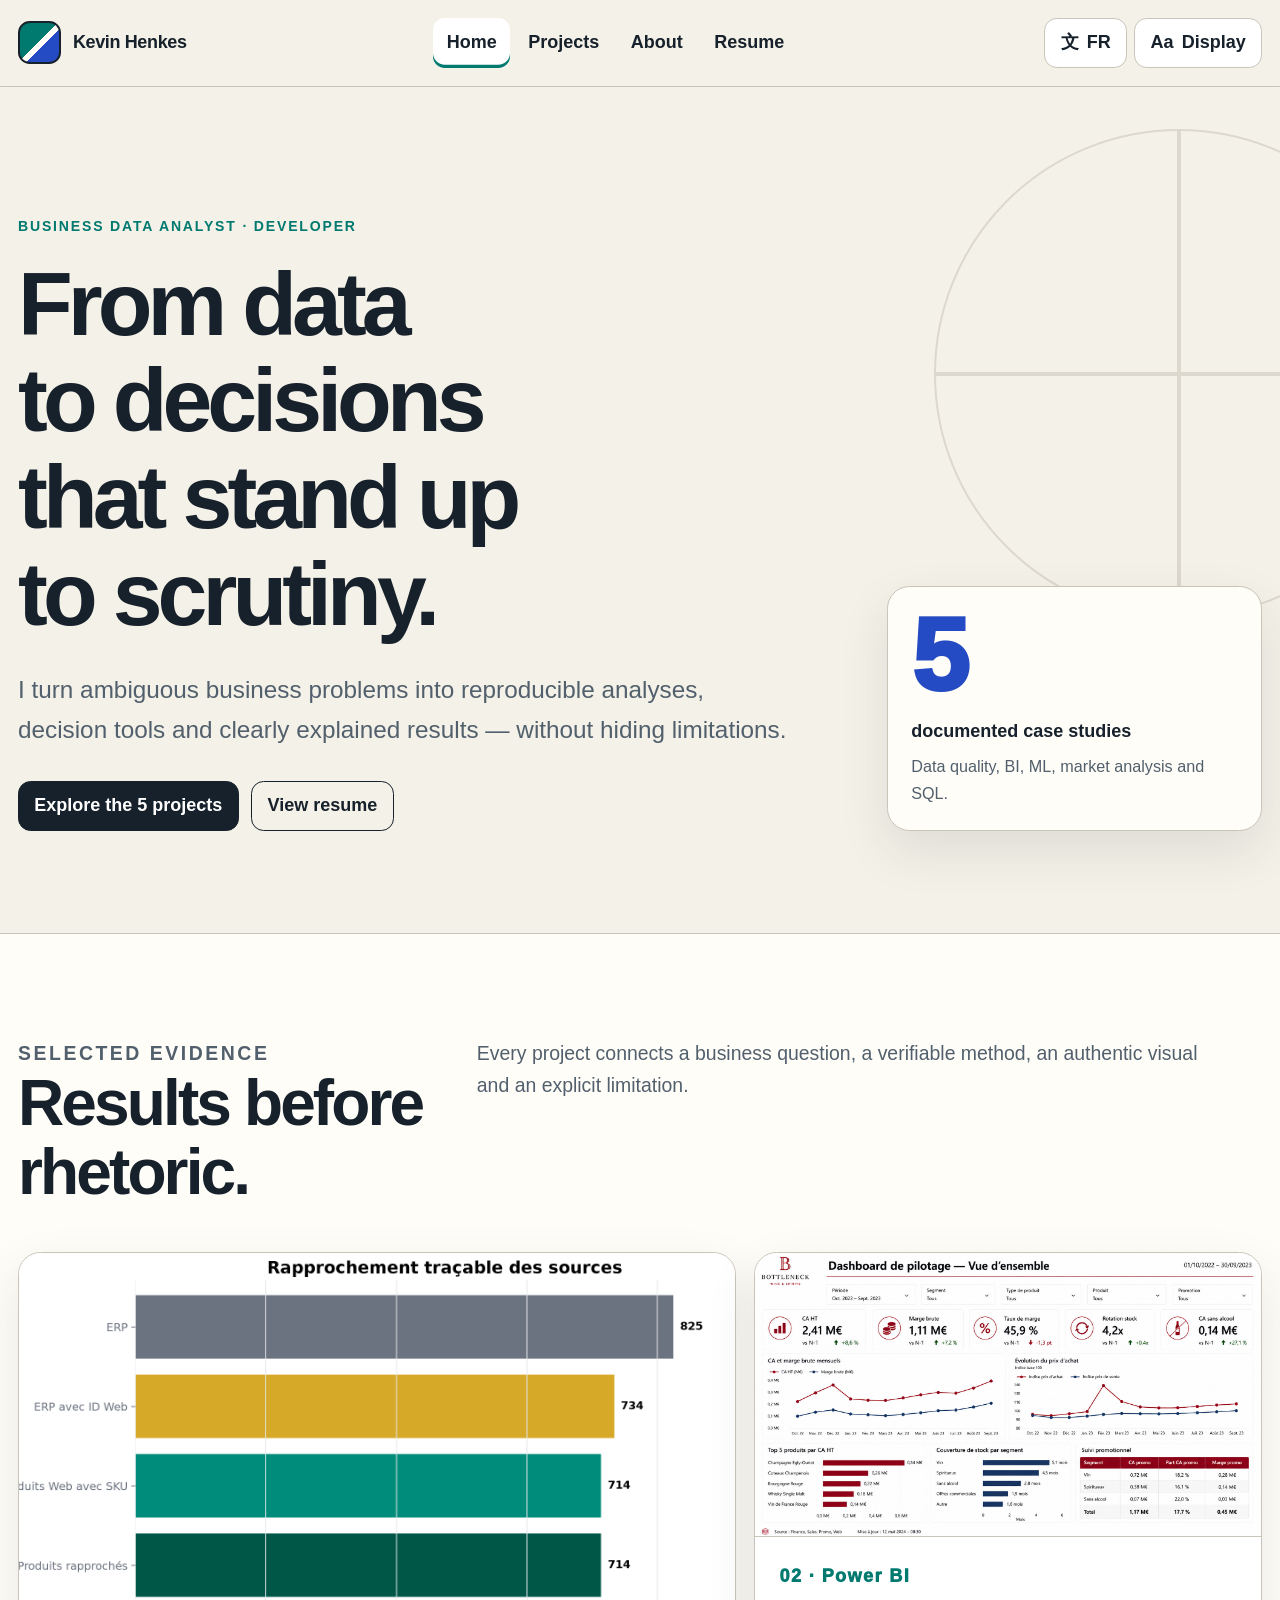
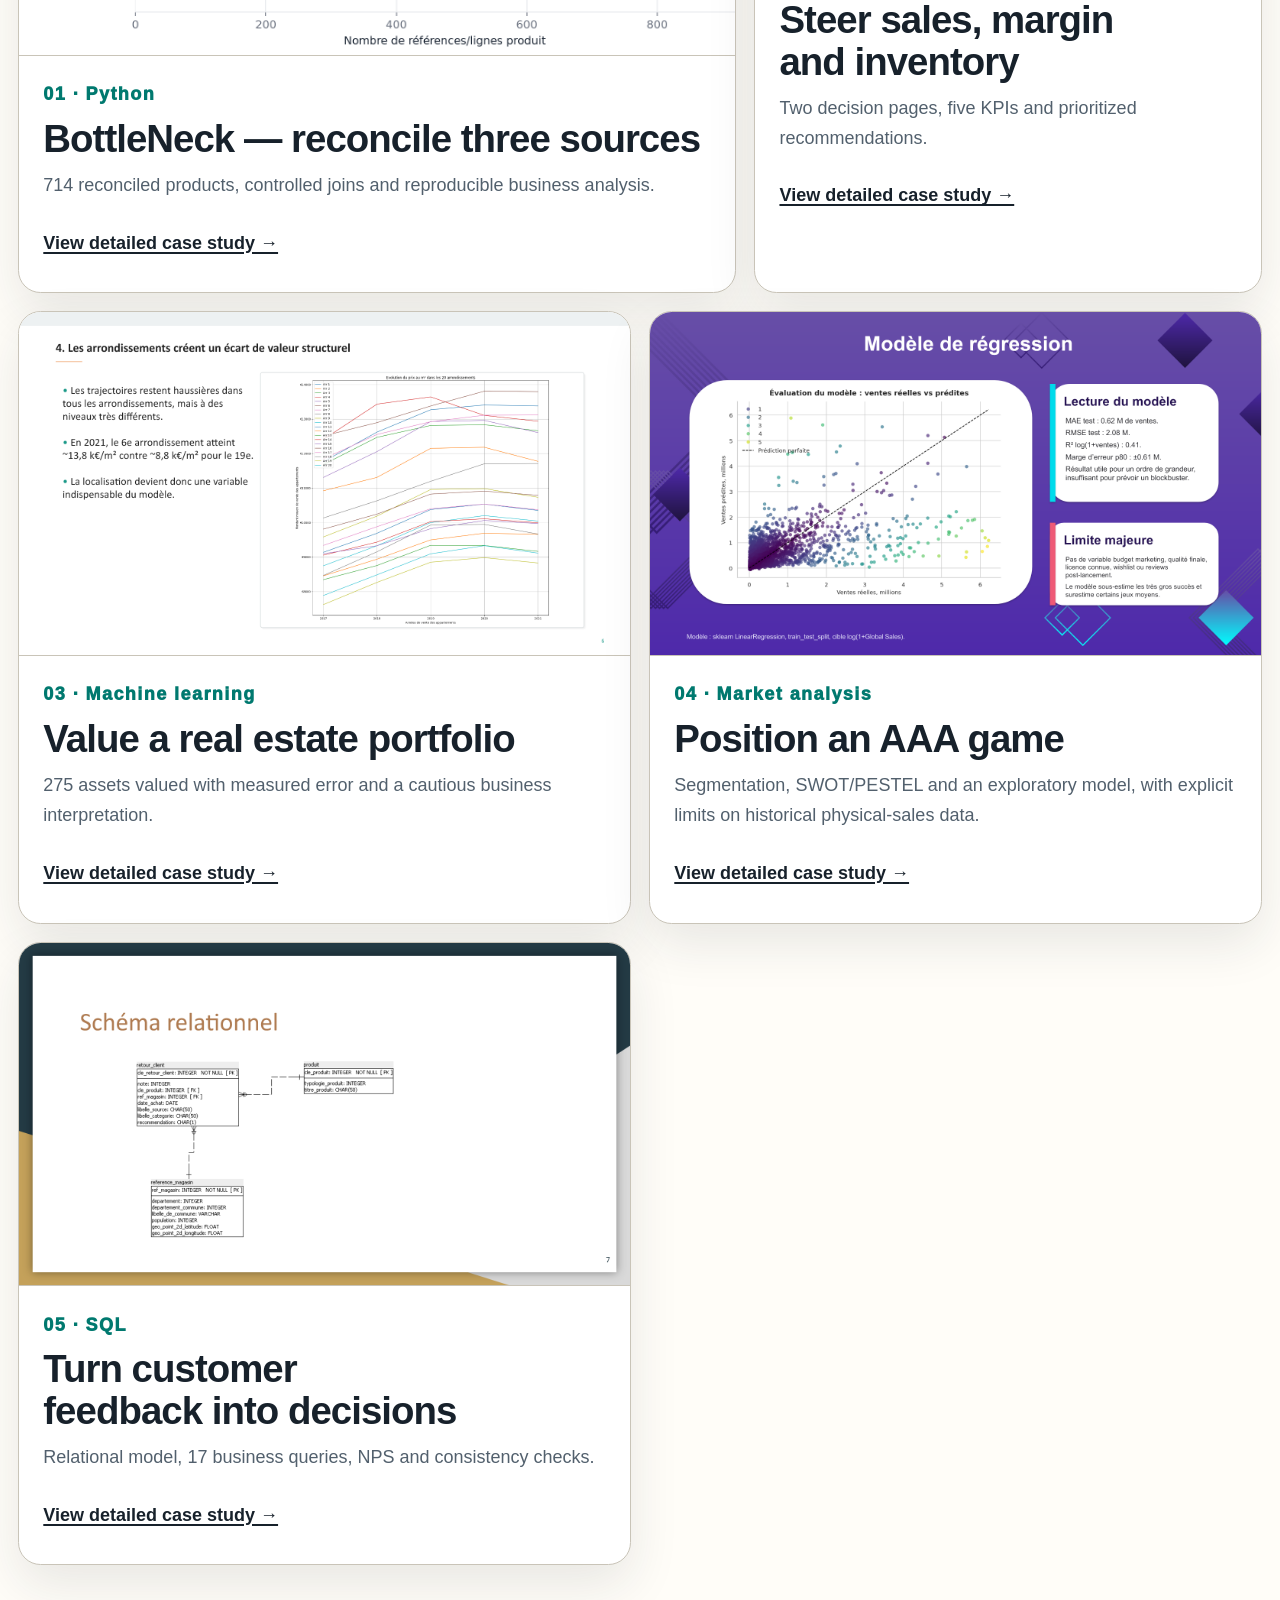
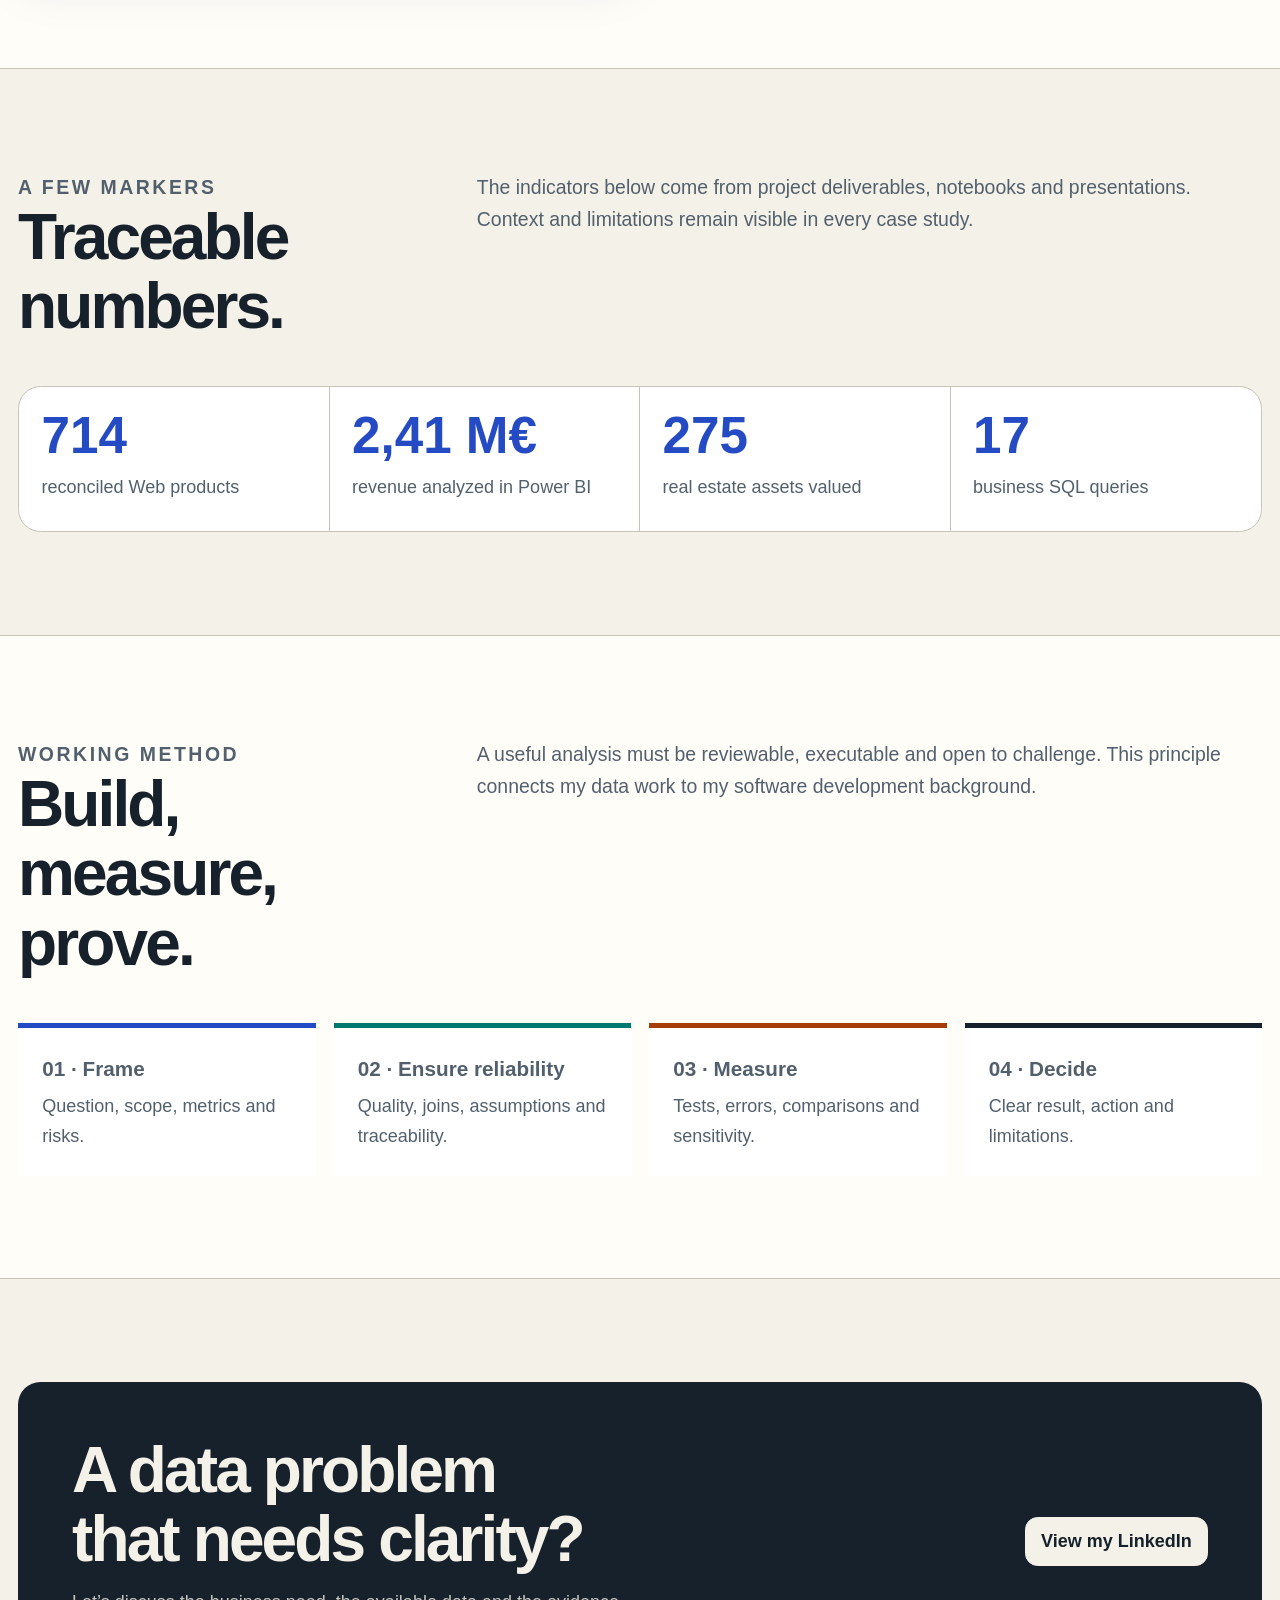
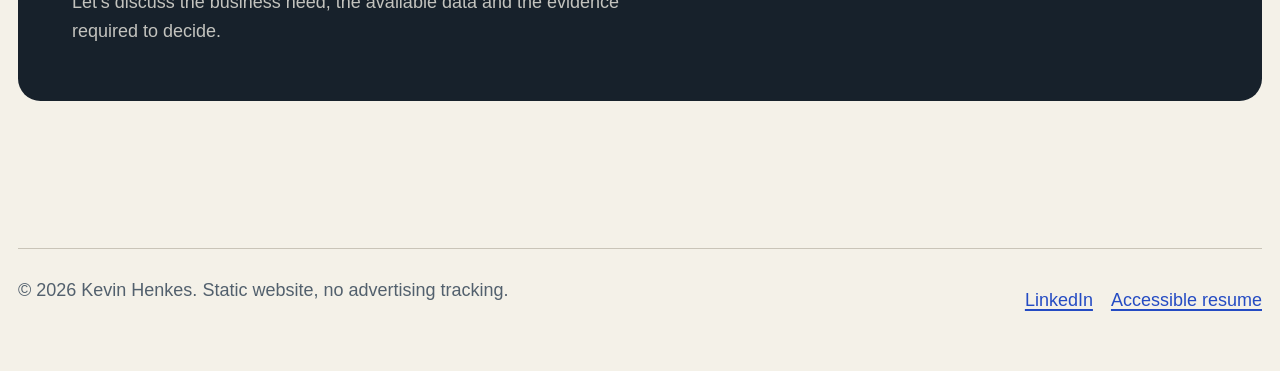
<file: Portfolio_Web_Static/index.html>
<!doctype html>
<html lang="fr">
  <head>
    <meta charset="utf-8">
    <meta name="viewport" content="width=device-width, initial-scale=1">
    <meta name="color-scheme" content="light dark">
    <meta name="theme-color" content="#f4f1e8">
    <meta name="description" content="Portfolio bilingue de Kevin Henkes, Business Data Analyst : Python, SQL, Power BI, machine learning et analyses reproductibles.">
    <meta property="og:type" content="website">
    <meta property="og:title" content="Kevin Henkes — Business Data Analyst">
    <meta property="og:description" content="Cinq projets documentés par leurs décisions, leurs résultats et leurs limites.">
    <title>Kevin Henkes — Business Data Analyst</title>
    <link rel="stylesheet" href="assets/css/styles.css?v=20260830-1">
    <script src="assets/js/app.js?v=20260830-1" defer></script>
  </head>
  <body data-language="fr" data-theme="light" data-contrast="normal" data-text="normal">
    <span class="sr-only" data-page-title data-lang="fr">Kevin Henkes — Business Data Analyst</span>
    <span class="sr-only" data-page-title data-lang="en">Kevin Henkes — Business Data Analyst</span>
    <span class="sr-only" data-page-description data-lang="fr">Portfolio bilingue de Kevin Henkes, Business Data Analyst : Python, SQL, Power BI, machine learning et analyses reproductibles.</span>
    <span class="sr-only" data-page-description data-lang="en">Bilingual portfolio of Kevin Henkes, Business Data Analyst: Python, SQL, Power BI, machine learning and reproducible analysis.</span>

    <a class="skip-link" href="#contenu">
      <span data-lang="fr">Aller au contenu</span>
      <span data-lang="en">Skip to content</span>
    </a>

    <header class="site-header">
      <div class="container header-row">
        <a class="brand" href="index.html" aria-label="Kevin Henkes — Accueil" data-aria-fr="Kevin Henkes — Accueil" data-aria-en="Kevin Henkes — Home">
          <span class="brand-mark" aria-hidden="true">KH</span>
          <span class="brand-text">Kevin Henkes</span>
        </a>
        <button class="menu-button" type="button" data-menu-toggle aria-expanded="false" aria-controls="navigation-principale">
          <span data-lang="fr">Menu</span><span data-lang="en">Menu</span>
        </button>
        <nav class="main-nav" id="navigation-principale" data-main-nav aria-label="Navigation principale" data-aria-fr="Navigation principale" data-aria-en="Main navigation">
          <ul>
            <li><a href="index.html" aria-current="page"><span data-lang="fr">Accueil</span><span data-lang="en">Home</span></a></li>
            <li><a href="projets.html"><span data-lang="fr">Projets</span><span data-lang="en">Projects</span></a></li>
            <li><a href="a-propos.html"><span data-lang="fr">À propos</span><span data-lang="en">About</span></a></li>
            <li><a href="cv.html"><span data-lang="fr">CV</span><span data-lang="en">Resume</span></a></li>
          </ul>
        </nav>
        <div class="header-actions">
          <button class="control-button" type="button" data-language-toggle>
            <span aria-hidden="true">文</span><span data-language-label>EN</span>
          </button>
          <button class="control-button" type="button" data-access-toggle aria-expanded="false" aria-controls="reglages-accessibilite">
            <span aria-hidden="true">Aa</span>
            <span class="control-label" data-lang="fr">Affichage</span><span class="control-label" data-lang="en">Display</span>
          </button>
        </div>
      </div>
    </header>

    <aside class="access-panel" id="reglages-accessibilite" data-access-panel hidden aria-labelledby="titre-accessibilite">
      <h2 id="titre-accessibilite"><span data-lang="fr">Confort visuel</span><span data-lang="en">Visual comfort</span></h2>
      <p><span data-lang="fr">Ces réglages sont mémorisés uniquement dans votre navigateur.</span><span data-lang="en">These settings are stored only in your browser.</span></p>
      <div class="access-grid">
        <button class="control-button" type="button" data-theme-toggle aria-pressed="false"><span data-lang="fr">Clair / sombre</span><span data-lang="en">Light / dark</span></button>
        <button class="control-button" type="button" data-contrast-toggle aria-pressed="false"><span data-lang="fr">Contraste +</span><span data-lang="en">Contrast +</span></button>
        <button class="control-button" type="button" data-text-toggle aria-pressed="false"><span data-lang="fr">Texte agrandi</span><span data-lang="en">Larger text</span></button>
        <button class="control-button" type="button" data-language-toggle><span data-lang="fr">English</span><span data-lang="en">Français</span></button>
      </div>
    </aside>

    <main id="contenu">
      <section class="hero">
        <div class="container hero-grid">
          <div>
            <p class="eyebrow"><span data-lang="fr">Business Data Analyst · Développeur</span><span data-lang="en">Business Data Analyst · Developer</span></p>
            <h1>
              <span data-lang="fr">Des données aux décisions démontrables.</span>
              <span data-lang="en">From data to decisions that stand up to scrutiny.</span>
            </h1>
            <p class="hero-lead">
              <span data-lang="fr">Je transforme des problèmes métier flous en analyses reproductibles, outils de décision et résultats expliqués — sans masquer les limites.</span>
              <span data-lang="en">I turn ambiguous business problems into reproducible analyses, decision tools and clearly explained results — without hiding limitations.</span>
            </p>
            <div class="hero-actions">
              <a class="button button-primary" href="projets.html"><span data-lang="fr">Explorer les 5 projets</span><span data-lang="en">Explore the 5 projects</span></a>
              <a class="button button-secondary" href="cv.html"><span data-lang="fr">Voir le CV</span><span data-lang="en">View resume</span></a>
            </div>
          </div>
          <aside class="hero-proof" aria-label="Preuve principale" data-aria-fr="Preuve principale" data-aria-en="Primary evidence">
            <p class="proof-number">5</p>
            <p class="proof-label"><span data-lang="fr">études de cas documentées</span><span data-lang="en">documented case studies</span></p>
            <p class="proof-note"><span data-lang="fr">Qualité des données, BI, ML, analyse de marché et SQL.</span><span data-lang="en">Data quality, BI, ML, market analysis and SQL.</span></p>
          </aside>
        </div>
      </section>

      <section class="section section-alt" aria-labelledby="preuves-titre">
        <div class="container">
          <div class="section-header">
            <div>
              <p class="eyebrow"><span data-lang="fr">Preuves sélectionnées</span><span data-lang="en">Selected evidence</span></p>
              <h2 id="preuves-titre"><span data-lang="fr">Le résultat avant le discours.</span><span data-lang="en">Results before rhetoric.</span></h2>
            </div>
            <p><span data-lang="fr">Chaque projet relie une question métier, une méthode vérifiable, un visuel authentique et une limite assumée.</span><span data-lang="en">Every project connects a business question, a verifiable method, an authentic visual and an explicit limitation.</span></p>
          </div>

          <div class="project-grid">
            <article class="project-card">
              <div class="project-card-media"><img src="assets/images/bottleneck-pipeline.png" alt="Graphique de rapprochement des sources ERP, Web et liaison du projet BottleNeck" data-alt-fr="Graphique de rapprochement des sources ERP, Web et liaison du projet BottleNeck" data-alt-en="Chart reconciling the ERP, Web and mapping sources in the BottleNeck project" width="1600" height="900"></div>
              <div class="project-card-body">
                <span class="project-index">01 · Python</span>
                <h3><span data-lang="fr">BottleNeck — fiabiliser trois sources</span><span data-lang="en">BottleNeck — reconcile three sources</span></h3>
                <p><span data-lang="fr">714 produits rapprochés, contrôles de jointure et analyse commerciale reproductible.</span><span data-lang="en">714 reconciled products, controlled joins and reproducible business analysis.</span></p>
                <a class="project-card-link" href="projet-bottleneck.html"><span data-lang="fr">Voir l’étude de cas détaillée →</span><span data-lang="en">View detailed case study →</span></a>
              </div>
            </article>

            <article class="project-card">
              <div class="project-card-media"><img src="assets/images/powerbi-overview.png" alt="Vue d’ensemble du tableau de bord Power BI BottleNeck" data-alt-fr="Vue d’ensemble du tableau de bord Power BI BottleNeck" data-alt-en="Overview of the BottleNeck Power BI dashboard" width="1600" height="900"></div>
              <div class="project-card-body">
                <span class="project-index">02 · Power BI</span>
                <h3><span data-lang="fr">Piloter ventes, marge et stock</span><span data-lang="en">Steer sales, margin and inventory</span></h3>
                <p><span data-lang="fr">Deux pages de décision, cinq KPI et des recommandations priorisées.</span><span data-lang="en">Two decision pages, five KPIs and prioritized recommendations.</span></p>
                <a class="project-card-link" href="projet-power-bi.html"><span data-lang="fr">Voir l’étude de cas détaillée →</span><span data-lang="en">View detailed case study →</span></a>
              </div>
            </article>

            <article class="project-card">
              <div class="project-card-media"><img src="assets/images/immobilier-location.png" alt="Évolution du prix au mètre carré par arrondissement de Paris" data-alt-fr="Évolution du prix au mètre carré par arrondissement de Paris" data-alt-en="Price per square meter over time across Paris districts" width="1600" height="900"></div>
              <div class="project-card-body">
                <span class="project-index">03 · Machine learning</span>
                <h3><span data-lang="fr">Valoriser un portefeuille immobilier</span><span data-lang="en">Value a real estate portfolio</span></h3>
                <p><span data-lang="fr">275 actifs estimés avec une erreur mesurée et une lecture métier prudente.</span><span data-lang="en">275 assets valued with measured error and a cautious business interpretation.</span></p>
                <a class="project-card-link" href="projet-immobilier.html"><span data-lang="fr">Voir l’étude de cas détaillée →</span><span data-lang="en">View detailed case study →</span></a>
              </div>
            </article>

            <article class="project-card">
              <div class="project-card-media"><img src="assets/images/uoi-regression.png" alt="Comparaison des ventes réelles et prédites dans l’analyse UOI Games" data-alt-fr="Comparaison des ventes réelles et prédites dans l’analyse UOI Games" data-alt-en="Comparison of actual and predicted sales in the UOI Games analysis" width="1600" height="900"></div>
              <div class="project-card-body">
                <span class="project-index"><span data-lang="fr">04 · Étude de marché</span><span data-lang="en">04 · Market analysis</span></span>
                <h3><span data-lang="fr">Positionner un jeu AAA</span><span data-lang="en">Position an AAA game</span></h3>
                <p><span data-lang="fr">Segmentation, SWOT/PESTEL et modèle exploratoire, avec limites explicites sur les ventes physiques historiques.</span><span data-lang="en">Segmentation, SWOT/PESTEL and an exploratory model, with explicit limits on historical physical-sales data.</span></p>
                <a class="project-card-link" href="projet-uoi-games.html"><span data-lang="fr">Voir l’étude de cas détaillée →</span><span data-lang="en">View detailed case study →</span></a>
              </div>
            </article>

            <article class="project-card">
              <div class="project-card-media"><img src="assets/images/sql-schema.png" alt="Schéma relationnel de la base Retail Insight 360" data-alt-fr="Schéma relationnel de la base Retail Insight 360" data-alt-en="Relational schema for the Retail Insight 360 database" width="1600" height="900"></div>
              <div class="project-card-body">
                <span class="project-index">05 · SQL</span>
                <h3><span data-lang="fr">Transformer les retours clients en décisions</span><span data-lang="en">Turn customer feedback into decisions</span></h3>
                <p><span data-lang="fr">Modèle relationnel, 17 requêtes métier, NPS et contrôles de cohérence.</span><span data-lang="en">Relational model, 17 business queries, NPS and consistency checks.</span></p>
                <a class="project-card-link" href="projet-retail-sql.html"><span data-lang="fr">Voir l’étude de cas détaillée →</span><span data-lang="en">View detailed case study →</span></a>
              </div>
            </article>
          </div>
        </div>
      </section>

      <section class="section" aria-labelledby="impact-titre">
        <div class="container">
          <div class="section-header">
            <div>
              <p class="eyebrow"><span data-lang="fr">Quelques repères</span><span data-lang="en">A few markers</span></p>
              <h2 id="impact-titre"><span data-lang="fr">Des chiffres traçables.</span><span data-lang="en">Traceable numbers.</span></h2>
            </div>
            <p><span data-lang="fr">Les indicateurs ci-dessous proviennent des livrables, notebooks et présentations des projets. Le contexte et les limites restent visibles dans chaque étude de cas.</span><span data-lang="en">The indicators below come from project deliverables, notebooks and presentations. Context and limitations remain visible in every case study.</span></p>
          </div>
          <div class="metric-strip">
            <div class="metric"><strong>714</strong><span><span data-lang="fr">produits Web rapprochés</span><span data-lang="en">reconciled Web products</span></span></div>
            <div class="metric"><strong>2,41 M€</strong><span><span data-lang="fr">de CA analysé dans Power BI</span><span data-lang="en">revenue analyzed in Power BI</span></span></div>
            <div class="metric"><strong>275</strong><span><span data-lang="fr">actifs immobiliers valorisés</span><span data-lang="en">real estate assets valued</span></span></div>
            <div class="metric"><strong>17</strong><span><span data-lang="fr">requêtes SQL métier</span><span data-lang="en">business SQL queries</span></span></div>
          </div>
        </div>
      </section>

      <section class="section section-alt" aria-labelledby="methode-titre">
        <div class="container">
          <div class="section-header">
            <div>
              <p class="eyebrow"><span data-lang="fr">Méthode de travail</span><span data-lang="en">Working method</span></p>
              <h2 id="methode-titre"><span data-lang="fr">Construire, mesurer, prouver.</span><span data-lang="en">Build, measure, prove.</span></h2>
            </div>
            <p><span data-lang="fr">Une analyse utile doit pouvoir être relue, exécutée et contestée. C’est ce fil rouge qui relie mes projets d’analyse de données à mon expérience de développeur.</span><span data-lang="en">A useful analysis must be reviewable, executable and open to challenge. This principle connects my data work to my software development background.</span></p>
          </div>
          <ol class="method-list">
            <li><strong><span data-lang="fr">01 · Formaliser</span><span data-lang="en">01 · Frame</span></strong><span><span data-lang="fr">Question, périmètre, métriques et risques.</span><span data-lang="en">Question, scope, metrics and risks.</span></span></li>
            <li><strong><span data-lang="fr">02 · Fiabiliser</span><span data-lang="en">02 · Ensure reliability</span></strong><span><span data-lang="fr">Qualité, jointures, hypothèses et traçabilité.</span><span data-lang="en">Quality, joins, assumptions and traceability.</span></span></li>
            <li><strong><span data-lang="fr">03 · Mesurer</span><span data-lang="en">03 · Measure</span></strong><span><span data-lang="fr">Tests, erreurs, comparaisons et sensibilité.</span><span data-lang="en">Tests, errors, comparisons and sensitivity.</span></span></li>
            <li><strong><span data-lang="fr">04 · Décider</span><span data-lang="en">04 · Decide</span></strong><span><span data-lang="fr">Résultat compréhensible, action et limites.</span><span data-lang="en">Clear result, action and limitations.</span></span></li>
          </ol>
        </div>
      </section>

      <section class="section">
        <div class="container cta">
          <div>
            <h2><span data-lang="fr">Un problème data à rendre plus clair ?</span><span data-lang="en">A data problem that needs clarity?</span></h2>
            <p><span data-lang="fr">Parlons du besoin métier, des données disponibles et de la preuve nécessaire pour décider.</span><span data-lang="en">Let’s discuss the business need, the available data and the evidence required to decide.</span></p>
          </div>
          <a class="button" href="https://www.linkedin.com/in/kevinhenkes/" target="_blank" rel="noopener noreferrer"><span data-lang="fr">Voir mon LinkedIn</span><span data-lang="en">View my LinkedIn</span></a>
        </div>
      </section>
    </main>

    <footer class="site-footer">
      <div class="container footer-row">
        <p>© <span data-current-year>2026</span> Kevin Henkes. <span data-lang="fr">Site statique, sans suivi publicitaire.</span><span data-lang="en">Static website, no advertising tracking.</span></p>
        <ul class="footer-links">
          <li><a href="https://www.linkedin.com/in/kevinhenkes/" target="_blank" rel="noopener noreferrer">LinkedIn</a></li>
          <li><a href="cv.html"><span data-lang="fr">CV accessible</span><span data-lang="en">Accessible resume</span></a></li>
        </ul>
      </div>
    </footer>
  </body>
</html>
</file>
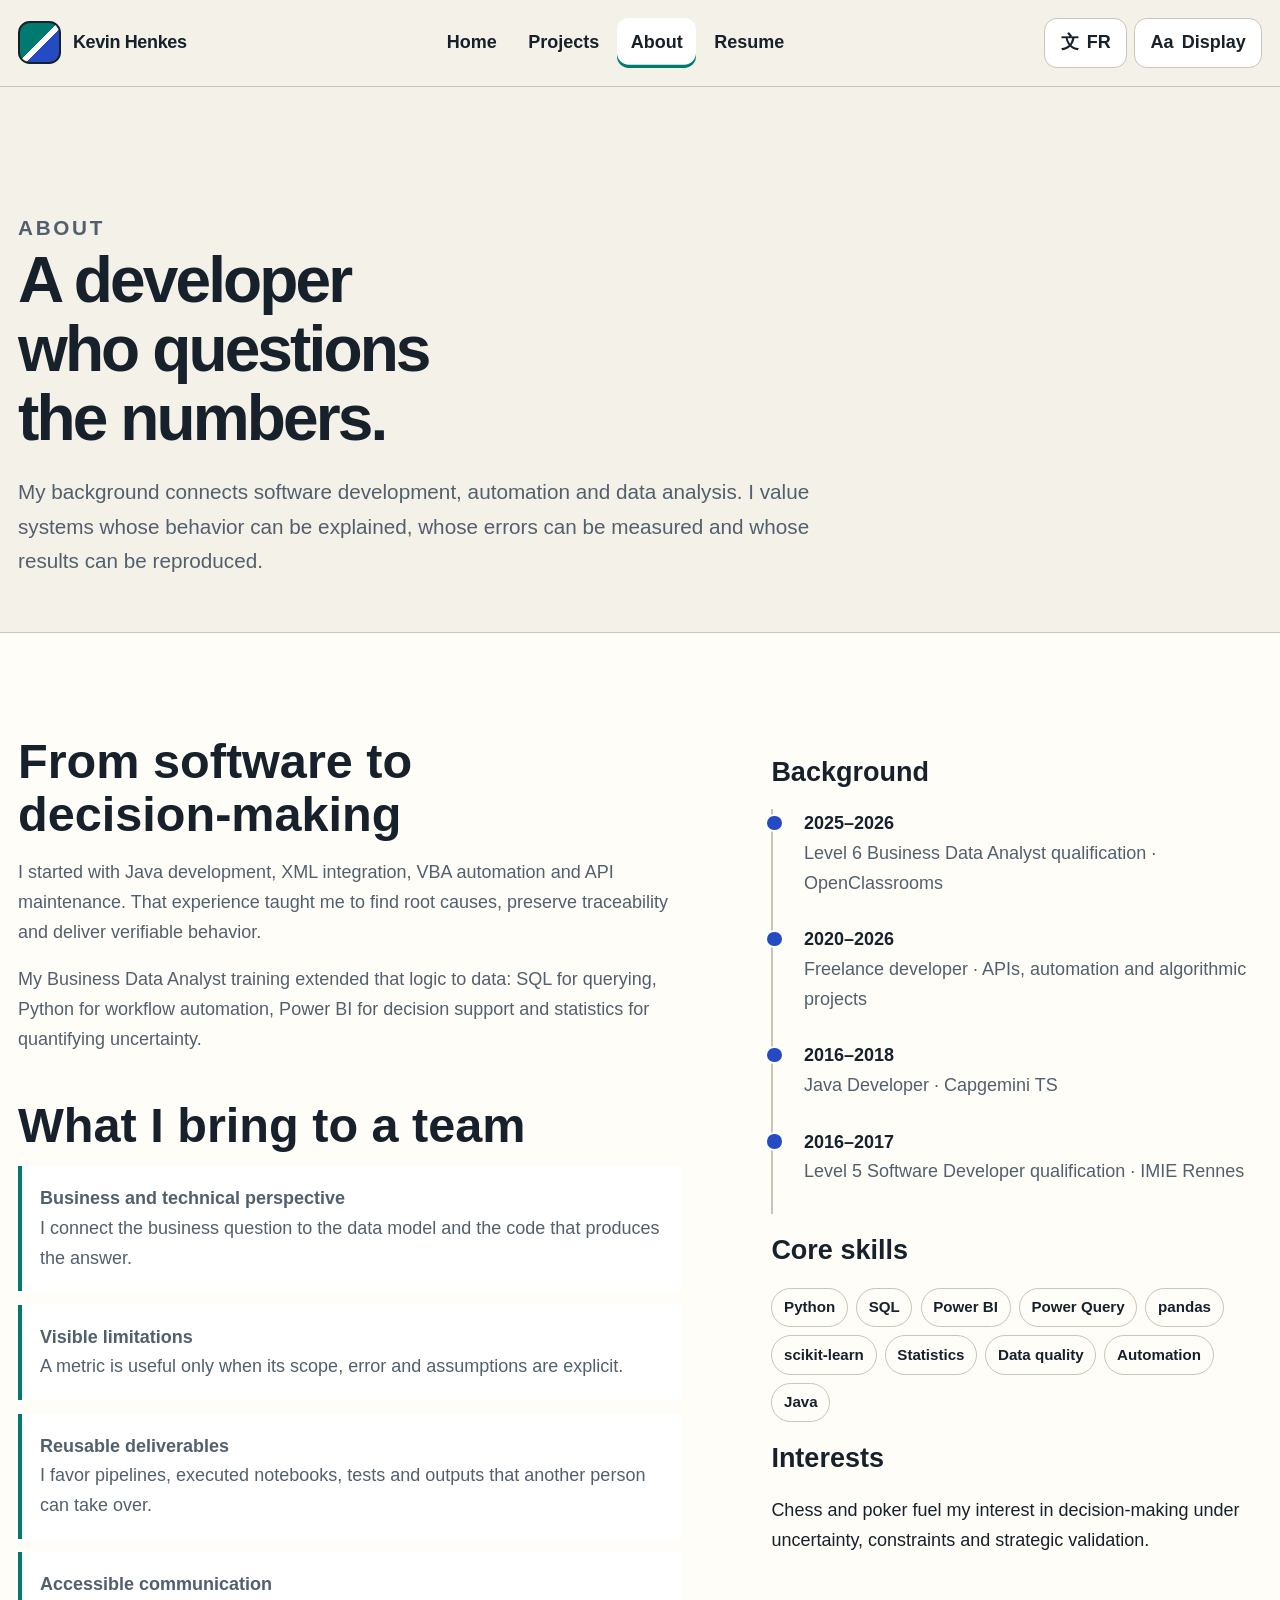
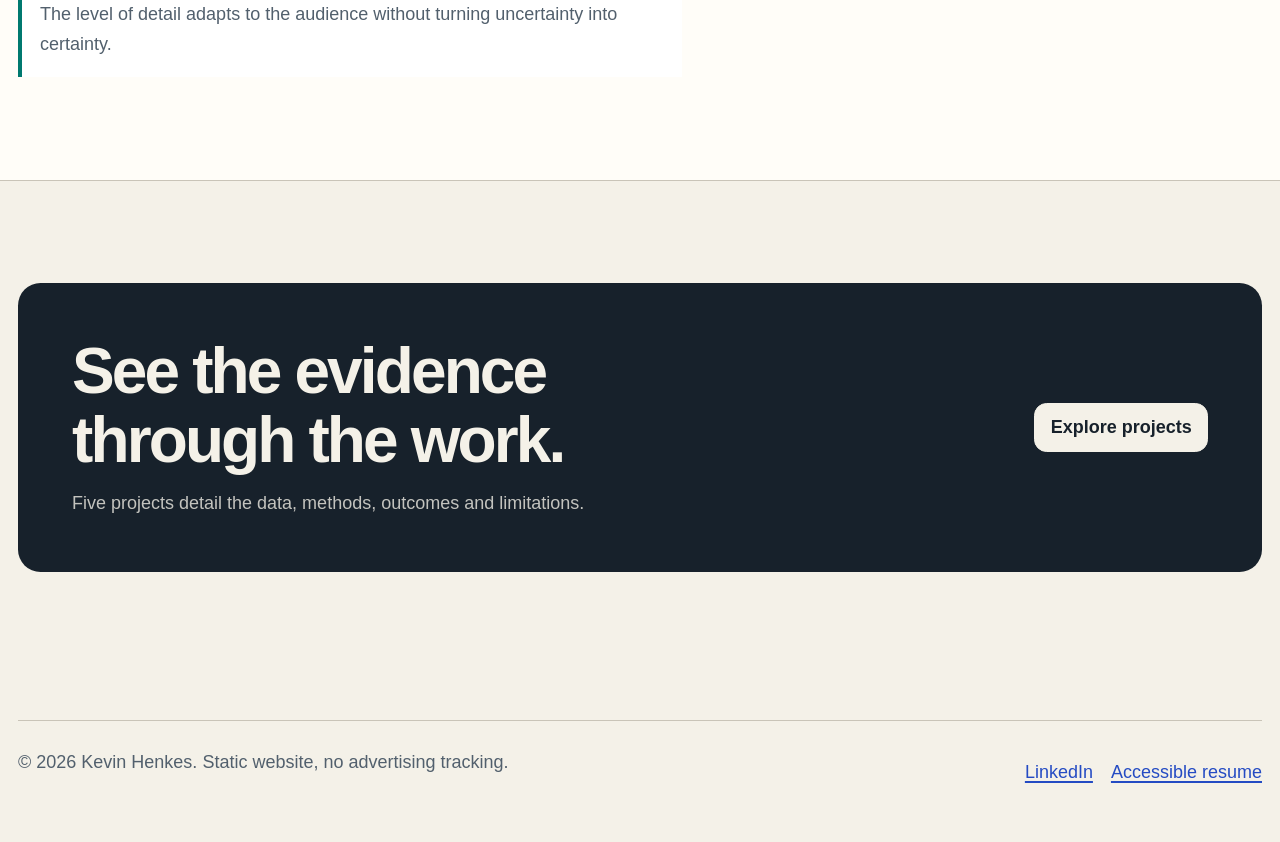
<file: Portfolio_Web_Static/a-propos.html>
<!doctype html>
<html lang="fr">
  <head>
    <meta charset="utf-8">
    <meta name="viewport" content="width=device-width, initial-scale=1">
    <meta name="color-scheme" content="light dark">
    <meta name="theme-color" content="#f4f1e8">
    <meta name="description" content="À propos de Kevin Henkes : développeur devenu Business Data Analyst, avec une approche fondée sur la preuve, la mesure et l’explication.">
    <meta property="og:type" content="profile">
    <meta property="og:title" content="À propos — Kevin Henkes">
    <meta property="og:description" content="Un profil à l’intersection de l’analyse de données et de l’ingénierie logicielle.">
    <title>À propos — Kevin Henkes</title>
    <link rel="stylesheet" href="assets/css/styles.css?v=20260830-1">
    <script src="assets/js/app.js?v=20260830-1" defer></script>
  </head>
  <body data-language="fr" data-theme="light" data-contrast="normal" data-text="normal">
    <span class="sr-only" data-page-title data-lang="fr">À propos — Kevin Henkes</span>
    <span class="sr-only" data-page-title data-lang="en">About — Kevin Henkes</span>
    <span class="sr-only" data-page-description data-lang="fr">À propos de Kevin Henkes : développeur devenu Business Data Analyst, avec une approche fondée sur la preuve, la mesure et l’explication.</span>
    <span class="sr-only" data-page-description data-lang="en">About Kevin Henkes: a software developer turned Business Data Analyst, with an approach grounded in evidence, measurement and clear explanations.</span>

    <a class="skip-link" href="#contenu"><span data-lang="fr">Aller au contenu</span><span data-lang="en">Skip to content</span></a>

    <header class="site-header">
      <div class="container header-row">
        <a class="brand" href="index.html" aria-label="Kevin Henkes — Accueil" data-aria-fr="Kevin Henkes — Accueil" data-aria-en="Kevin Henkes — Home"><span class="brand-mark" aria-hidden="true">KH</span><span class="brand-text">Kevin Henkes</span></a>
        <button class="menu-button" type="button" data-menu-toggle aria-expanded="false" aria-controls="navigation-principale"><span data-lang="fr">Menu</span><span data-lang="en">Menu</span></button>
        <nav class="main-nav" id="navigation-principale" data-main-nav aria-label="Navigation principale" data-aria-fr="Navigation principale" data-aria-en="Main navigation">
          <ul>
            <li><a href="index.html"><span data-lang="fr">Accueil</span><span data-lang="en">Home</span></a></li>
            <li><a href="projets.html"><span data-lang="fr">Projets</span><span data-lang="en">Projects</span></a></li>
            <li><a href="a-propos.html" aria-current="page"><span data-lang="fr">À propos</span><span data-lang="en">About</span></a></li>
            <li><a href="cv.html"><span data-lang="fr">CV</span><span data-lang="en">Resume</span></a></li>
          </ul>
        </nav>
        <div class="header-actions">
          <button class="control-button" type="button" data-language-toggle><span aria-hidden="true">文</span><span data-language-label>EN</span></button>
          <button class="control-button" type="button" data-access-toggle aria-expanded="false" aria-controls="reglages-accessibilite"><span aria-hidden="true">Aa</span><span class="control-label" data-lang="fr">Affichage</span><span class="control-label" data-lang="en">Display</span></button>
        </div>
      </div>
    </header>

    <aside class="access-panel" id="reglages-accessibilite" data-access-panel hidden aria-labelledby="titre-accessibilite">
      <h2 id="titre-accessibilite"><span data-lang="fr">Confort visuel</span><span data-lang="en">Visual comfort</span></h2>
      <p><span data-lang="fr">Ces réglages sont mémorisés uniquement dans votre navigateur.</span><span data-lang="en">These settings are stored only in your browser.</span></p>
      <div class="access-grid">
        <button class="control-button" type="button" data-theme-toggle aria-pressed="false"><span data-lang="fr">Clair / sombre</span><span data-lang="en">Light / dark</span></button>
        <button class="control-button" type="button" data-contrast-toggle aria-pressed="false"><span data-lang="fr">Contraste +</span><span data-lang="en">Contrast +</span></button>
        <button class="control-button" type="button" data-text-toggle aria-pressed="false"><span data-lang="fr">Texte agrandi</span><span data-lang="en">Larger text</span></button>
        <button class="control-button" type="button" data-language-toggle><span data-lang="fr">English</span><span data-lang="en">Français</span></button>
      </div>
    </aside>

    <main id="contenu">
      <header class="page-intro">
        <div class="container">
          <p class="eyebrow"><span data-lang="fr">À propos</span><span data-lang="en">About</span></p>
          <h1><span data-lang="fr">Un développeur qui questionne les chiffres.</span><span data-lang="en">A developer who questions the numbers.</span></h1>
          <p><span data-lang="fr">Mon parcours relie développement logiciel, automatisation et analyse de données. J’aime les systèmes dont on peut expliquer le fonctionnement, mesurer les erreurs et reproduire les résultats.</span><span data-lang="en">My background connects software development, automation and data analysis. I value systems whose behavior can be explained, whose errors can be measured and whose results can be reproduced.</span></p>
        </div>
      </header>

      <section class="section section-alt">
        <div class="container about-grid">
          <div class="prose">
            <h2><span data-lang="fr">Du logiciel à la décision</span><span data-lang="en">From software to decision-making</span></h2>
            <p><span data-lang="fr">J’ai commencé par le développement Java, l’intégration XML, l’automatisation VBA et la maintenance d’API. Cette expérience m’a appris à chercher la cause d’un problème, à préserver la traçabilité et à livrer un comportement vérifiable.</span><span data-lang="en">I started with Java development, XML integration, VBA automation and API maintenance. That experience taught me to find root causes, preserve traceability and deliver verifiable behavior.</span></p>
            <p><span data-lang="fr">Ma formation de Business Data Analyst a élargi cette logique aux données : SQL pour interroger, Python pour automatiser les traitements, Power BI pour éclairer les décisions et les statistiques pour quantifier l’incertitude.</span><span data-lang="en">My Business Data Analyst training extended that logic to data: SQL for querying, Python for workflow automation, Power BI for decision support and statistics for quantifying uncertainty.</span></p>

            <h2><span data-lang="fr">Ce que j’apporte à une équipe</span><span data-lang="en">What I bring to a team</span></h2>
            <ul class="principles">
              <li><strong><span data-lang="fr">Une double lecture métier et technique</span><span data-lang="en">Business and technical perspective</span></strong><span><span data-lang="fr">Je relie la question métier au modèle de données et au code qui produit la réponse.</span><span data-lang="en">I connect the business question to the data model and the code that produces the answer.</span></span></li>
              <li><strong><span data-lang="fr">Des limites visibles</span><span data-lang="en">Visible limitations</span></strong><span><span data-lang="fr">Une métrique n’est utile que si son périmètre, son erreur et ses hypothèses sont explicites.</span><span data-lang="en">A metric is useful only when its scope, error and assumptions are explicit.</span></span></li>
              <li><strong><span data-lang="fr">Des livrables réutilisables</span><span data-lang="en">Reusable deliverables</span></strong><span><span data-lang="fr">Je privilégie les pipelines, notebooks exécutés, tests et restitutions qu’une autre personne peut reprendre.</span><span data-lang="en">I favor pipelines, executed notebooks, tests and outputs that another person can take over.</span></span></li>
              <li><strong><span data-lang="fr">Une communication accessible</span><span data-lang="en">Accessible communication</span></strong><span><span data-lang="fr">Le niveau de détail s’adapte au destinataire sans transformer une incertitude en certitude.</span><span data-lang="en">The level of detail adapts to the audience without turning uncertainty into certainty.</span></span></li>
            </ul>
          </div>

          <aside>
            <h2><span data-lang="fr">Parcours</span><span data-lang="en">Background</span></h2>
            <ol class="timeline">
              <li><strong>2025–2026</strong><span><span data-lang="fr">Titre Business Data Analyst, niveau 6 · OpenClassrooms</span><span data-lang="en">Level 6 Business Data Analyst qualification · OpenClassrooms</span></span></li>
              <li><strong>2020–2026</strong><span><span data-lang="fr">Développeur freelance · API, automatisation et projets algorithmiques</span><span data-lang="en">Freelance developer · APIs, automation and algorithmic projects</span></span></li>
              <li><strong>2016–2018</strong><span><span data-lang="fr">Développeur Java · Capgemini TS</span><span data-lang="en">Java Developer · Capgemini TS</span></span></li>
              <li><strong>2016–2017</strong><span><span data-lang="fr">Titre Développeur Logiciel, niveau 5 · IMIE Rennes</span><span data-lang="en">Level 5 Software Developer qualification · IMIE Rennes</span></span></li>
            </ol>

            <h2><span data-lang="fr">Compétences principales</span><span data-lang="en">Core skills</span></h2>
            <ul class="tag-list" aria-label="Compétences principales" data-aria-fr="Compétences principales" data-aria-en="Core skills">
              <li>Python</li><li>SQL</li><li>Power BI</li><li>Power Query</li><li>pandas</li><li>scikit-learn</li><li>Statistics</li><li>Data quality</li><li>Automation</li><li>Java</li>
            </ul>

            <h2><span data-lang="fr">Curiosités</span><span data-lang="en">Interests</span></h2>
            <p><span data-lang="fr">Les échecs et le poker nourrissent mon intérêt pour les décisions sous incertitude, les contraintes et la validation stratégique.</span><span data-lang="en">Chess and poker fuel my interest in decision-making under uncertainty, constraints and strategic validation.</span></p>
          </aside>
        </div>
      </section>

      <section class="section">
        <div class="container cta">
          <div><h2><span data-lang="fr">Voir la preuve par le travail.</span><span data-lang="en">See the evidence through the work.</span></h2><p><span data-lang="fr">Cinq projets détaillent les données, méthodes, résultats et limites.</span><span data-lang="en">Five projects detail the data, methods, outcomes and limitations.</span></p></div>
          <a class="button" href="projets.html"><span data-lang="fr">Explorer les projets</span><span data-lang="en">Explore projects</span></a>
        </div>
      </section>
    </main>

    <footer class="site-footer">
      <div class="container footer-row">
        <p>© <span data-current-year>2026</span> Kevin Henkes. <span data-lang="fr">Site statique, sans suivi publicitaire.</span><span data-lang="en">Static website, no advertising tracking.</span></p>
        <ul class="footer-links"><li><a href="https://www.linkedin.com/in/kevinhenkes/" target="_blank" rel="noopener noreferrer">LinkedIn</a></li><li><a href="cv.html"><span data-lang="fr">CV accessible</span><span data-lang="en">Accessible resume</span></a></li></ul>
      </div>
    </footer>
  </body>
</html>
</file>
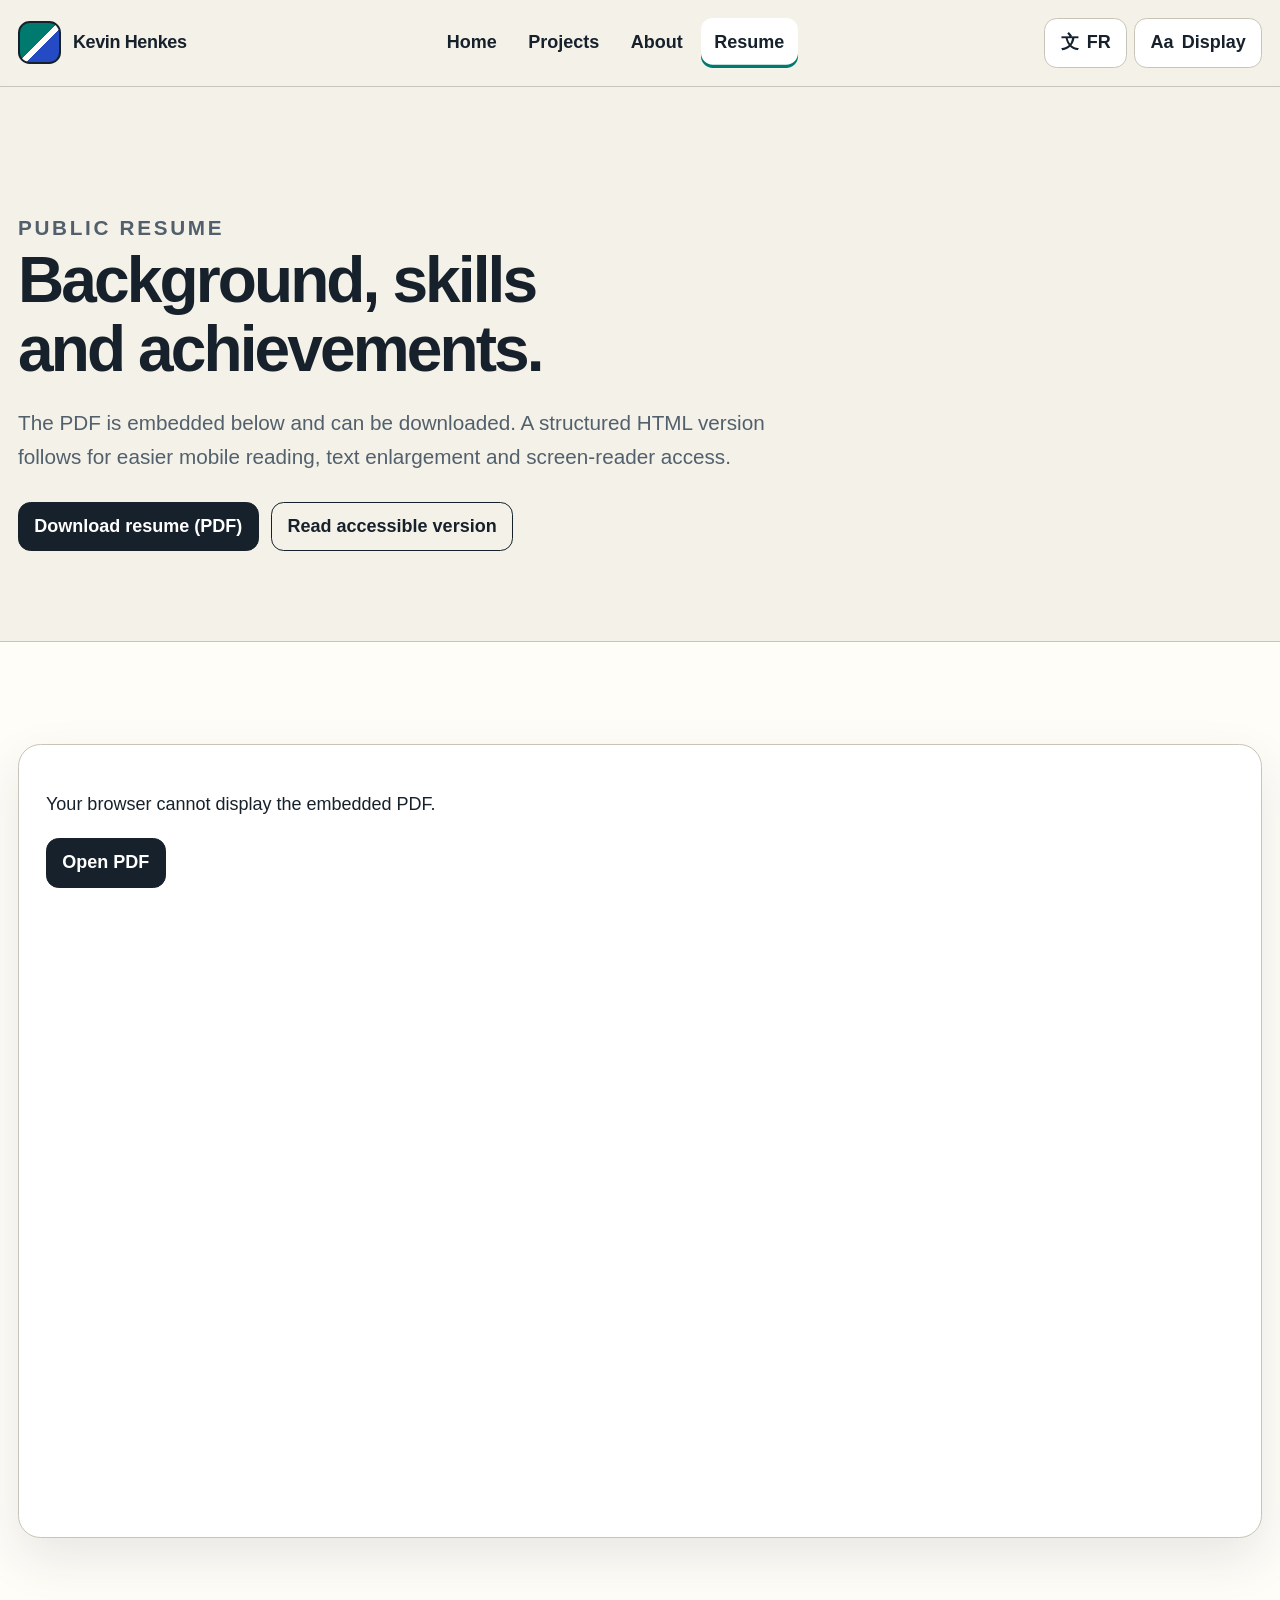
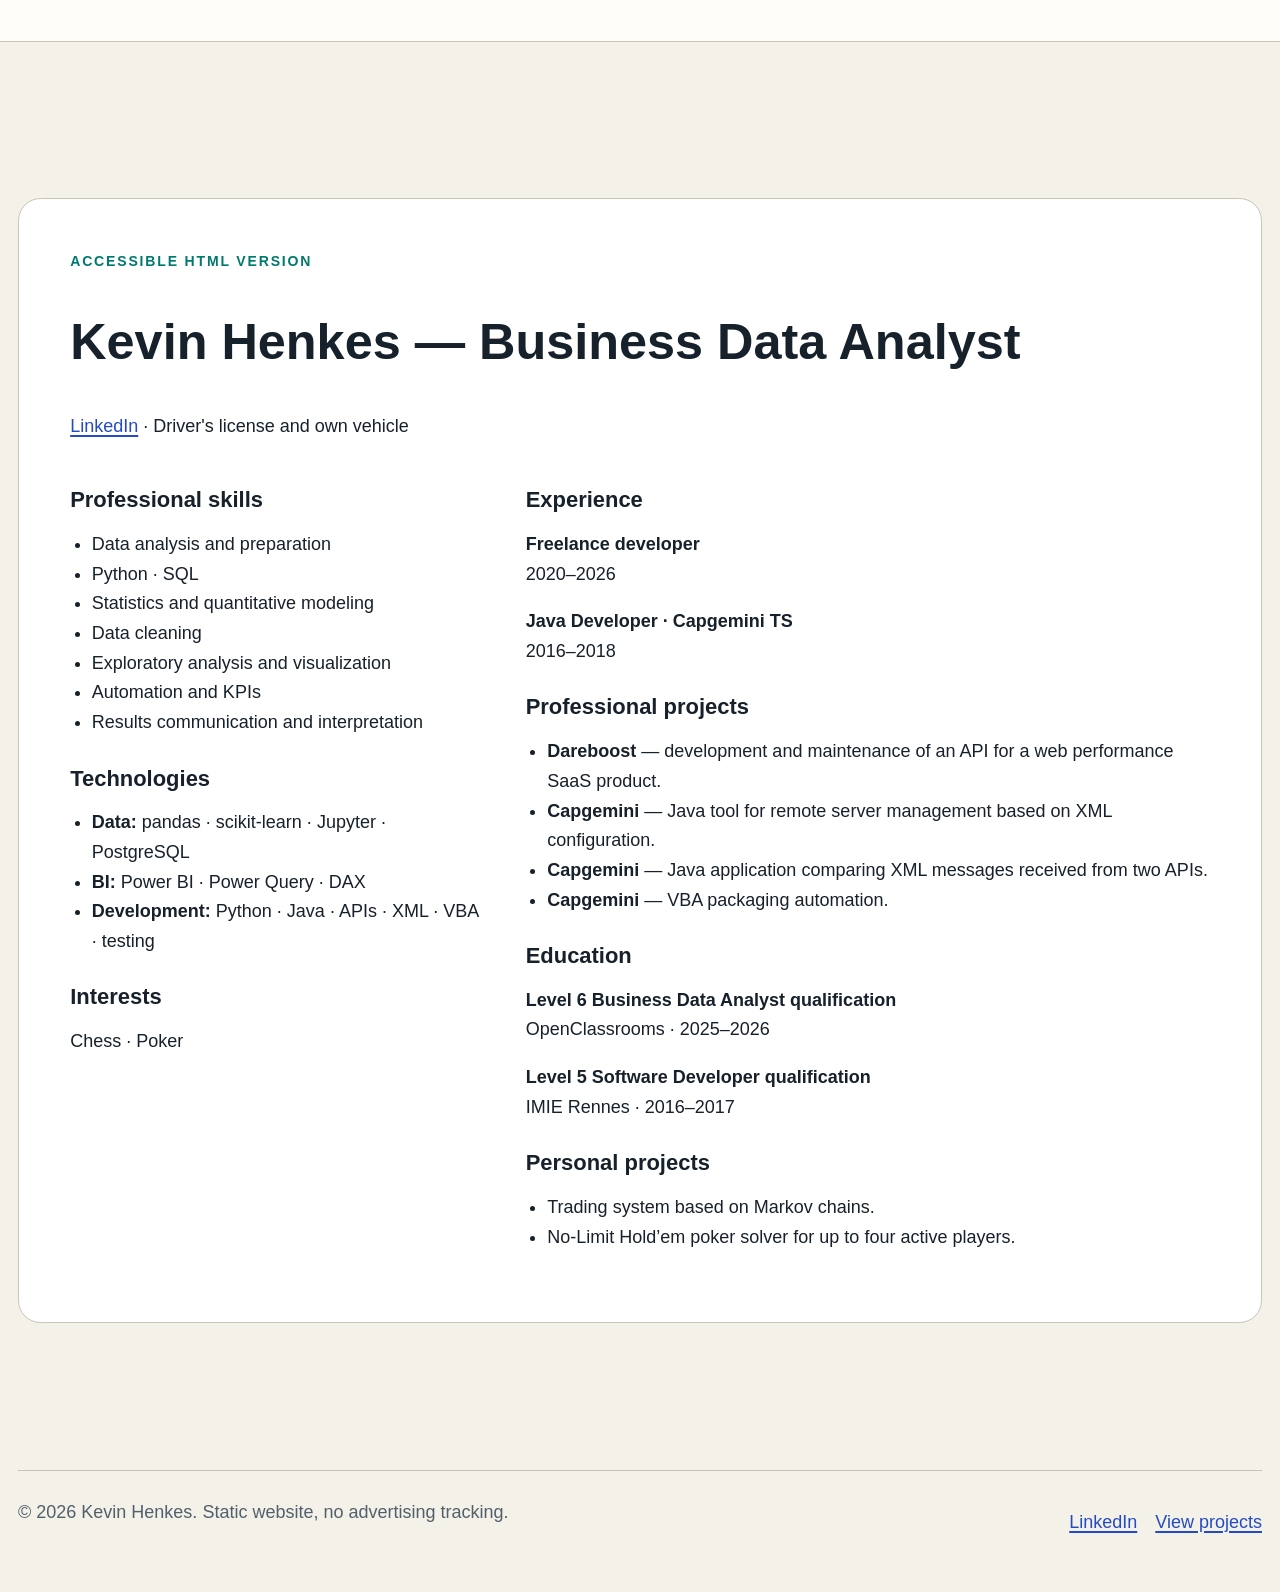
<file: Portfolio_Web_Static/cv.html>
<!doctype html>
<html lang="fr">
  <head>
    <meta charset="utf-8">
    <meta name="viewport" content="width=device-width, initial-scale=1">
    <meta name="color-scheme" content="light dark">
    <meta name="theme-color" content="#f4f1e8">
    <meta name="description" content="CV public et accessible de Kevin Henkes, Business Data Analyst et développeur.">
    <meta property="og:type" content="profile">
    <meta property="og:title" content="CV — Kevin Henkes">
    <meta property="og:description" content="CV public, téléchargeable et disponible en version HTML accessible.">
    <title>CV — Kevin Henkes</title>
    <link rel="stylesheet" href="assets/css/styles.css?v=20260830-1">
    <script src="assets/js/app.js?v=20260830-1" defer></script>
  </head>
  <body data-language="fr" data-theme="light" data-contrast="normal" data-text="normal">
    <span class="sr-only" data-page-title data-lang="fr">CV — Kevin Henkes</span>
    <span class="sr-only" data-page-title data-lang="en">Resume — Kevin Henkes</span>
    <span class="sr-only" data-page-description data-lang="fr">CV public et accessible de Kevin Henkes, Business Data Analyst et développeur.</span>
    <span class="sr-only" data-page-description data-lang="en">Public and accessible resume of Kevin Henkes, Business Data Analyst and developer.</span>

    <a class="skip-link" href="#contenu"><span data-lang="fr">Aller au contenu</span><span data-lang="en">Skip to content</span></a>

    <header class="site-header">
      <div class="container header-row">
        <a class="brand" href="index.html" aria-label="Kevin Henkes — Accueil" data-aria-fr="Kevin Henkes — Accueil" data-aria-en="Kevin Henkes — Home"><span class="brand-mark" aria-hidden="true">KH</span><span class="brand-text">Kevin Henkes</span></a>
        <button class="menu-button" type="button" data-menu-toggle aria-expanded="false" aria-controls="navigation-principale"><span data-lang="fr">Menu</span><span data-lang="en">Menu</span></button>
        <nav class="main-nav" id="navigation-principale" data-main-nav aria-label="Navigation principale" data-aria-fr="Navigation principale" data-aria-en="Main navigation">
          <ul>
            <li><a href="index.html"><span data-lang="fr">Accueil</span><span data-lang="en">Home</span></a></li>
            <li><a href="projets.html"><span data-lang="fr">Projets</span><span data-lang="en">Projects</span></a></li>
            <li><a href="a-propos.html"><span data-lang="fr">À propos</span><span data-lang="en">About</span></a></li>
            <li><a href="cv.html" aria-current="page"><span data-lang="fr">CV</span><span data-lang="en">Resume</span></a></li>
          </ul>
        </nav>
        <div class="header-actions">
          <button class="control-button" type="button" data-language-toggle><span aria-hidden="true">文</span><span data-language-label>EN</span></button>
          <button class="control-button" type="button" data-access-toggle aria-expanded="false" aria-controls="reglages-accessibilite"><span aria-hidden="true">Aa</span><span class="control-label" data-lang="fr">Affichage</span><span class="control-label" data-lang="en">Display</span></button>
        </div>
      </div>
    </header>

    <aside class="access-panel" id="reglages-accessibilite" data-access-panel hidden aria-labelledby="titre-accessibilite">
      <h2 id="titre-accessibilite"><span data-lang="fr">Confort visuel</span><span data-lang="en">Visual comfort</span></h2>
      <p><span data-lang="fr">Ces réglages sont mémorisés uniquement dans votre navigateur.</span><span data-lang="en">These settings are stored only in your browser.</span></p>
      <div class="access-grid">
        <button class="control-button" type="button" data-theme-toggle aria-pressed="false"><span data-lang="fr">Clair / sombre</span><span data-lang="en">Light / dark</span></button>
        <button class="control-button" type="button" data-contrast-toggle aria-pressed="false"><span data-lang="fr">Contraste +</span><span data-lang="en">Contrast +</span></button>
        <button class="control-button" type="button" data-text-toggle aria-pressed="false"><span data-lang="fr">Texte agrandi</span><span data-lang="en">Larger text</span></button>
        <button class="control-button" type="button" data-language-toggle><span data-lang="fr">English</span><span data-lang="en">Français</span></button>
      </div>
    </aside>

    <main id="contenu">
      <header class="page-intro">
        <div class="container">
          <p class="eyebrow"><span data-lang="fr">CV public</span><span data-lang="en">Public resume</span></p>
          <h1><span data-lang="fr">Parcours, compétences et réalisations.</span><span data-lang="en">Background, skills and achievements.</span></h1>
          <p><span data-lang="fr">Le PDF est intégré ci-dessous et peut être téléchargé. Une version HTML structurée suit pour faciliter la lecture sur mobile, l’agrandissement du texte et l’usage d’un lecteur d’écran.</span><span data-lang="en">The PDF is embedded below and can be downloaded. A structured HTML version follows for easier mobile reading, text enlargement and screen-reader access.</span></p>
          <div class="cv-actions">
            <a class="button button-primary" href="assets/cv/CV_Kevin_Henkes_public.pdf" data-cv-fr="assets/cv/CV_Kevin_Henkes_public.pdf" data-cv-en="assets/cv/CV_Kevin_Henkes_public_en.pdf" download><span data-lang="fr">Télécharger le CV PDF</span><span data-lang="en">Download resume (PDF)</span></a>
            <a class="button button-secondary" href="#cv-accessible"><span data-lang="fr">Lire la version accessible</span><span data-lang="en">Read accessible version</span></a>
          </div>        
		</div>
      </header>

      <section class="section section-alt" aria-labelledby="cv-pdf-titre">
        <div class="container">
          <h2 id="cv-pdf-titre" class="sr-only"><span data-lang="fr">CV au format PDF intégré</span><span data-lang="en">Embedded PDF resume</span></h2>
          <div class="cv-embed">
            <object data="assets/cv/CV_Kevin_Henkes_public.pdf#view=FitH" data-cv-pdf data-src-fr="assets/cv/CV_Kevin_Henkes_public.pdf#view=FitH" data-src-en="assets/cv/CV_Kevin_Henkes_public_en.pdf#view=FitH" type="application/pdf" aria-label="CV public de Kevin Henkes au format PDF" data-aria-fr="CV public de Kevin Henkes au format PDF" data-aria-en="Kevin Henkes public resume in PDF format">
              <div class="cv-fallback">
                <p><span data-lang="fr">Votre navigateur ne peut pas afficher le PDF intégré.</span><span data-lang="en">Your browser cannot display the embedded PDF.</span></p>
                <a class="button button-primary" href="assets/cv/CV_Kevin_Henkes_public.pdf" data-cv-fr="assets/cv/CV_Kevin_Henkes_public.pdf" data-cv-en="assets/cv/CV_Kevin_Henkes_public_en.pdf"><span data-lang="fr">Ouvrir le PDF</span><span data-lang="en">Open PDF</span></a>
              </div>
            </object>
          </div>
        </div>
      </section>

      <section class="section" id="cv-accessible" aria-labelledby="cv-html-titre">
        <div class="container cv-html">
          <p class="eyebrow"><span data-lang="fr">Version HTML accessible</span><span data-lang="en">Accessible HTML version</span></p>
          <h2 id="cv-html-titre">Kevin Henkes — Business Data Analyst</h2>
          <p><a href="https://www.linkedin.com/in/kevinhenkes/" target="_blank" rel="noopener noreferrer">LinkedIn</a> · <span data-lang="fr">Permis B et véhicule</span><span data-lang="en">Driver's license and own vehicle</span></p>

          <div class="cv-columns">
            <div>
              <h3><span data-lang="fr">Compétences professionnelles</span><span data-lang="en">Professional skills</span></h3>
              <ul>
                <li><span data-lang="fr">Analyse et préparation de données</span><span data-lang="en">Data analysis and preparation</span></li>
                <li>Python · SQL</li>
                <li><span data-lang="fr">Statistiques et modélisation quantitative</span><span data-lang="en">Statistics and quantitative modeling</span></li>
                <li><span data-lang="fr">Nettoyage des données</span><span data-lang="en">Data cleaning</span></li>
                <li><span data-lang="fr">Analyse exploratoire et visualisation</span><span data-lang="en">Exploratory analysis and visualization</span></li>
                <li><span data-lang="fr">Automatisation et KPI</span><span data-lang="en">Automation and KPIs</span></li>
                <li><span data-lang="fr">Restitution et interprétation des résultats</span><span data-lang="en">Results communication and interpretation</span></li>
              </ul>

              <h3><span data-lang="fr">Technologies</span><span data-lang="en">Technologies</span></h3>
              <ul>
                <li><strong><span data-lang="fr">Data :</span><span data-lang="en">Data:</span></strong> pandas · scikit-learn · Jupyter · PostgreSQL</li>
                <li><strong><span data-lang="fr">BI :</span><span data-lang="en">BI:</span></strong> Power BI · Power Query · DAX</li>
                <li><strong><span data-lang="fr">Développement :</span><span data-lang="en">Development:</span></strong> Python · Java · <span data-lang="fr">API</span><span data-lang="en">APIs</span> · XML · VBA · <span data-lang="fr">tests</span><span data-lang="en">testing</span></li>
              </ul>

              <h3><span data-lang="fr">Centres d’intérêt</span><span data-lang="en">Interests</span></h3>
              <p><span data-lang="fr">Échecs · Poker</span><span data-lang="en">Chess · Poker</span></p>
            </div>

            <div>
              <h3><span data-lang="fr">Expériences</span><span data-lang="en">Experience</span></h3>
              <p><strong><span data-lang="fr">Développeur freelance</span><span data-lang="en">Freelance developer</span></strong><br>2020–2026</p>
              <p><strong><span data-lang="fr">Développeur Java · Capgemini TS</span><span data-lang="en">Java Developer · Capgemini TS</span></strong><br>2016–2018</p>

              <h3><span data-lang="fr">Projets professionnels</span><span data-lang="en">Professional projects</span></h3>
              <ul>
                <li><strong>Dareboost</strong> — <span data-lang="fr">évolution et maintenance d’une API pour un logiciel SaaS de performance Web.</span><span data-lang="en">development and maintenance of an API for a web performance SaaS product.</span></li>
                <li><strong>Capgemini</strong> — <span data-lang="fr">outil Java de gestion de serveurs à distance à partir de configurations XML.</span><span data-lang="en">Java tool for remote server management based on XML configuration.</span></li>
                <li><strong>Capgemini</strong> — <span data-lang="fr">logiciel Java de comparaison de trames XML reçues de deux API.</span><span data-lang="en">Java application comparing XML messages received from two APIs.</span></li>
                <li><strong>Capgemini</strong> — <span data-lang="fr">automatisation du packaging en VBA.</span><span data-lang="en">VBA packaging automation.</span></li>
              </ul>

              <h3><span data-lang="fr">Formation</span><span data-lang="en">Education</span></h3>
              <p><strong><span data-lang="fr">Titre Business Data Analyst, niveau 6</span><span data-lang="en">Level 6 Business Data Analyst qualification</span></strong><br>OpenClassrooms · 2025–2026</p>
              <p><strong><span data-lang="fr">Titre Développeur Logiciel, niveau 5</span><span data-lang="en">Level 5 Software Developer qualification</span></strong><br>IMIE Rennes · 2016–2017</p>

              <h3><span data-lang="fr">Projets personnels</span><span data-lang="en">Personal projects</span></h3>
              <ul>
                <li><span data-lang="fr">Système de trading fondé sur des chaînes de Markov.</span><span data-lang="en">Trading system based on Markov chains.</span></li>
                <li><span data-lang="fr">Solveur de poker No Limit Hold’em, jusqu’à quatre joueurs actifs.</span><span data-lang="en">No-Limit Hold’em poker solver for up to four active players.</span></li>
              </ul>
            </div>
          </div>
        </div>
      </section>
    </main>

    <footer class="site-footer">
      <div class="container footer-row">
        <p>© <span data-current-year>2026</span> Kevin Henkes. <span data-lang="fr">Site statique, sans suivi publicitaire.</span><span data-lang="en">Static website, no advertising tracking.</span></p>
        <ul class="footer-links"><li><a href="https://www.linkedin.com/in/kevinhenkes/" target="_blank" rel="noopener noreferrer">LinkedIn</a></li><li><a href="projets.html"><span data-lang="fr">Voir les projets</span><span data-lang="en">View projects</span></a></li></ul>
      </div>
    </footer>
  </body>
</html>
</file>
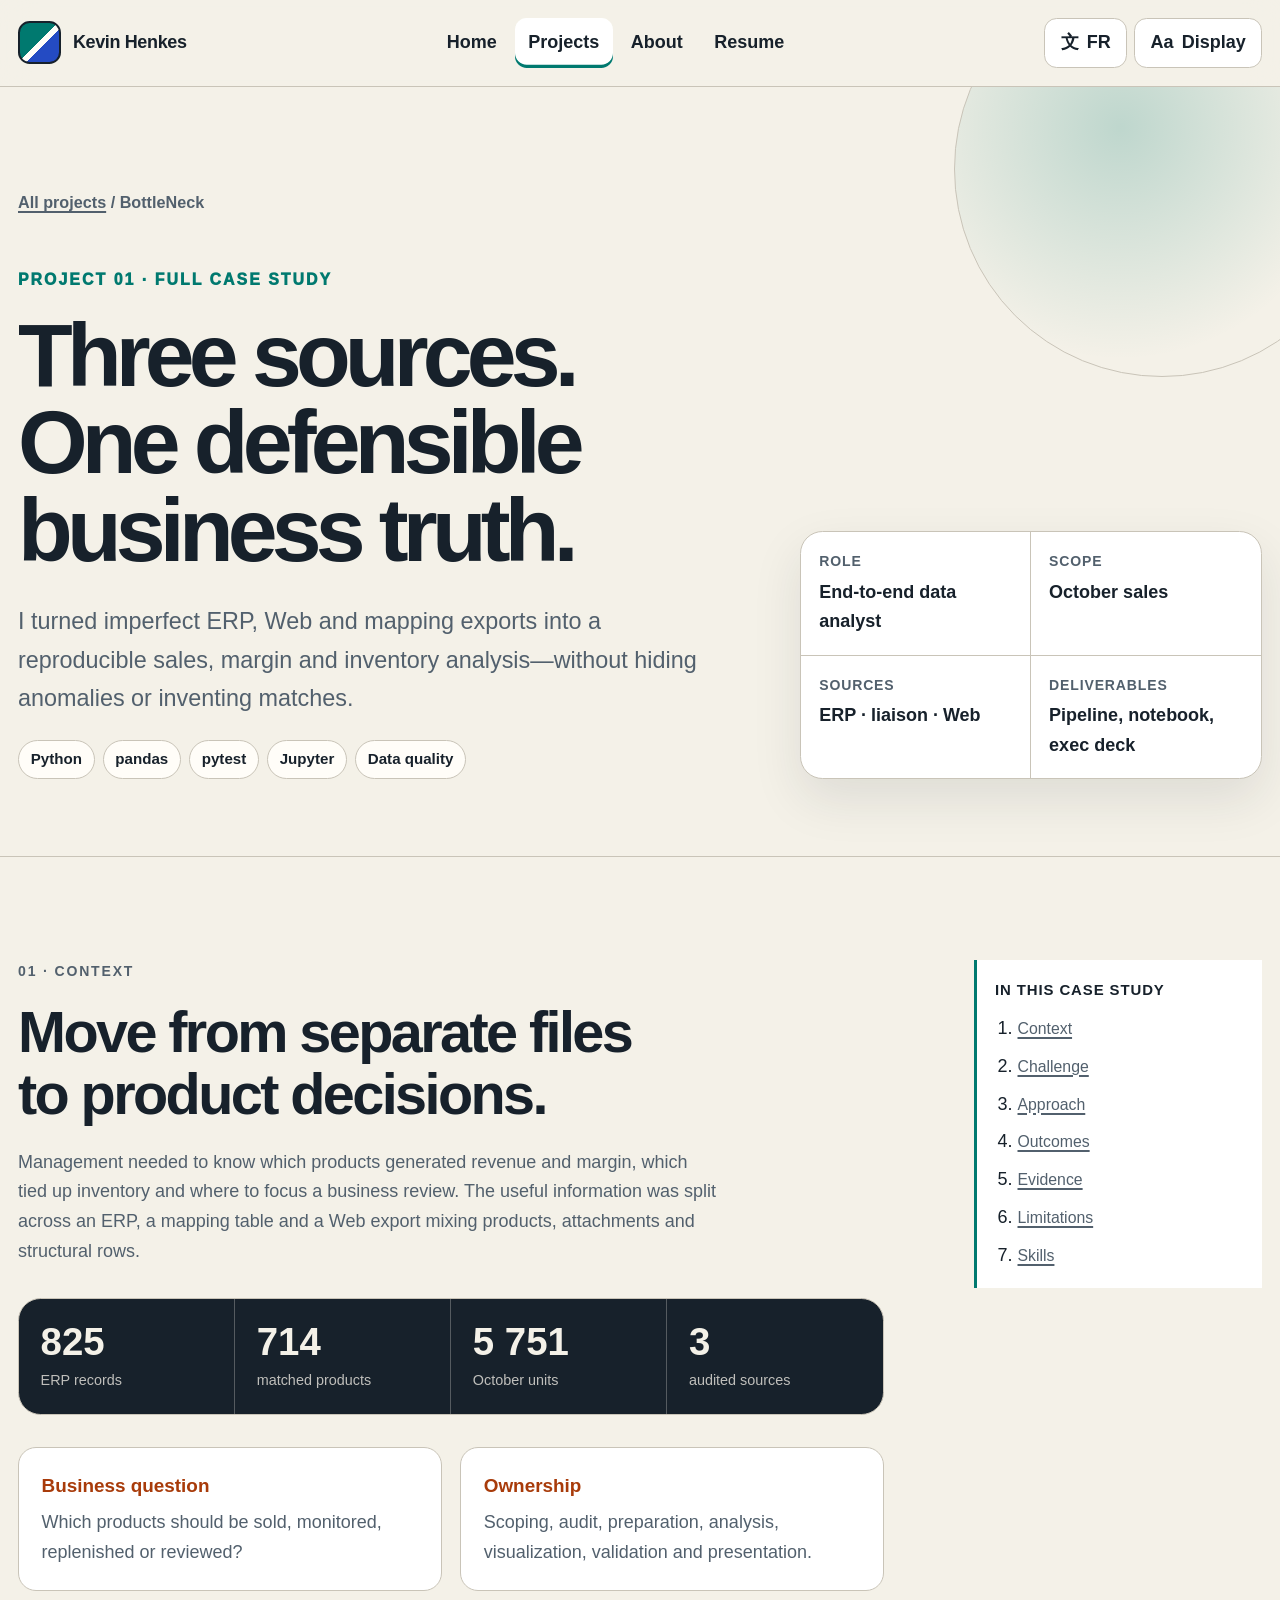
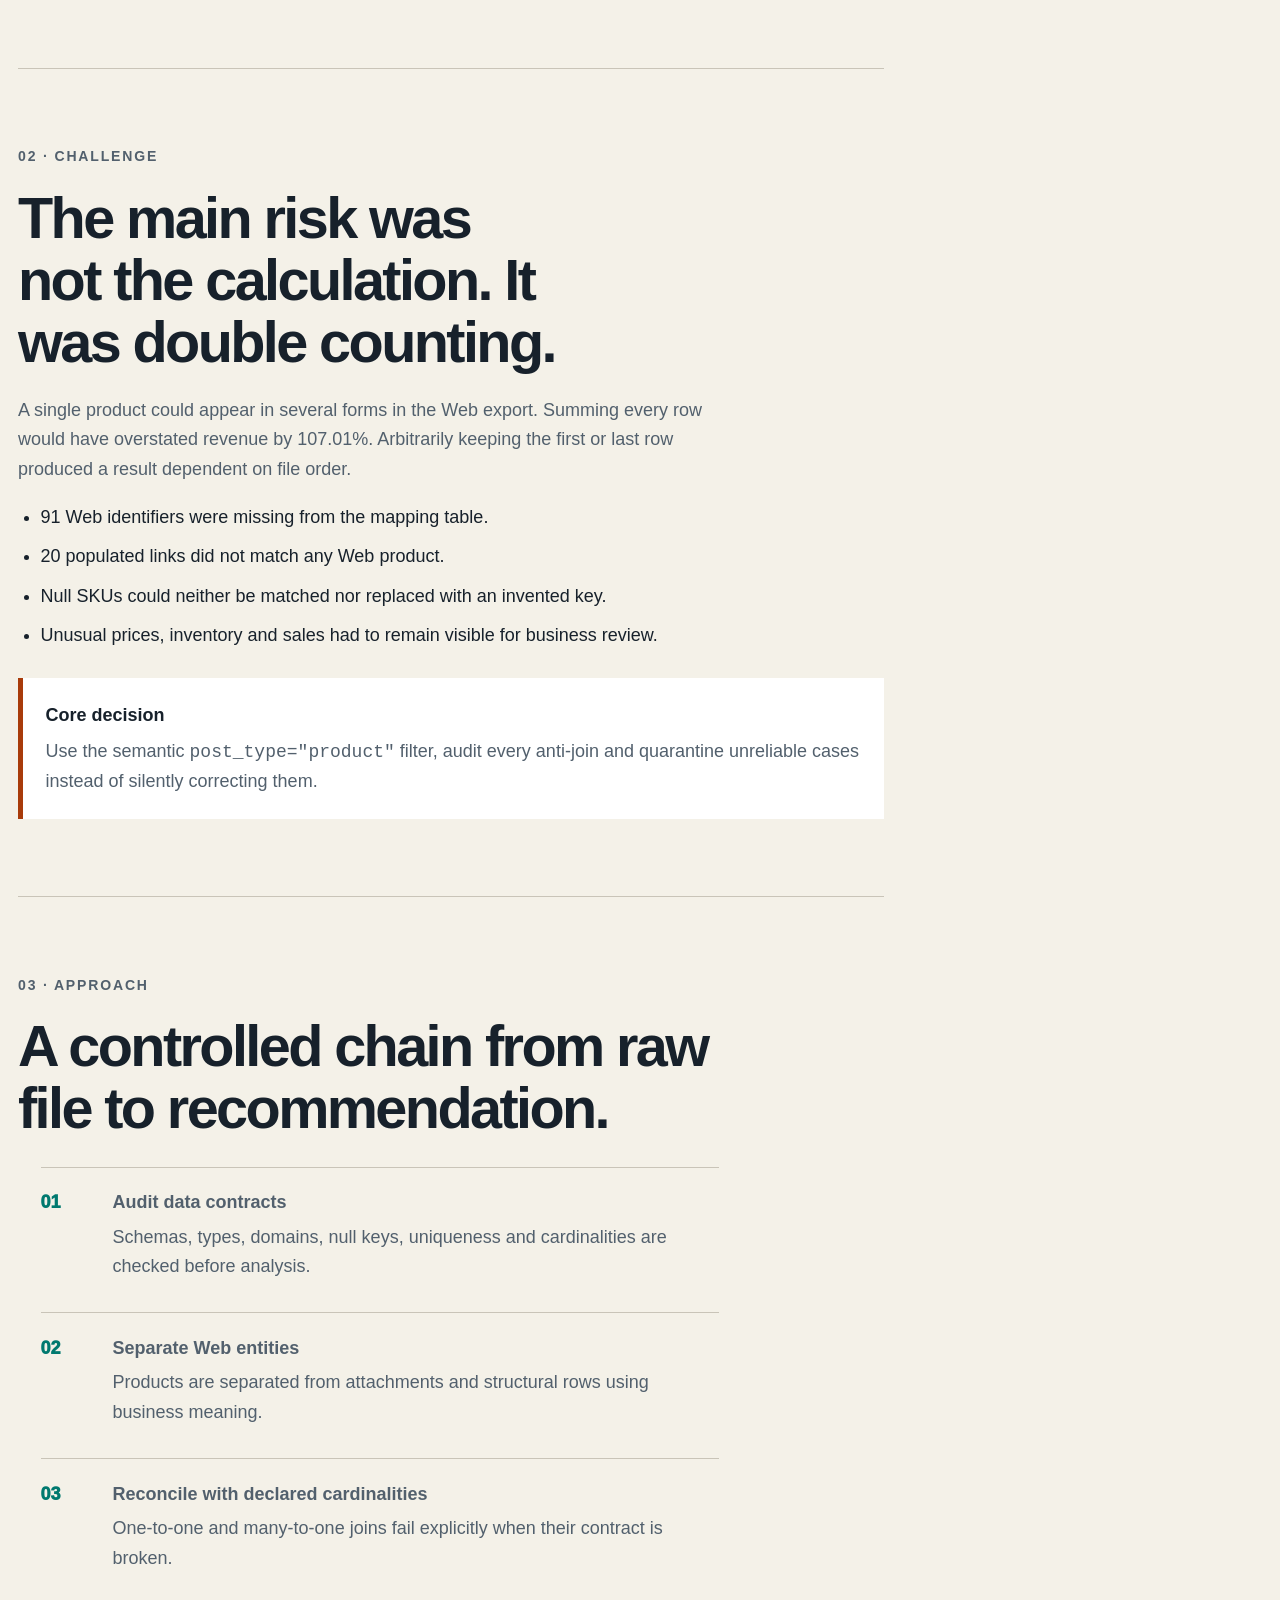
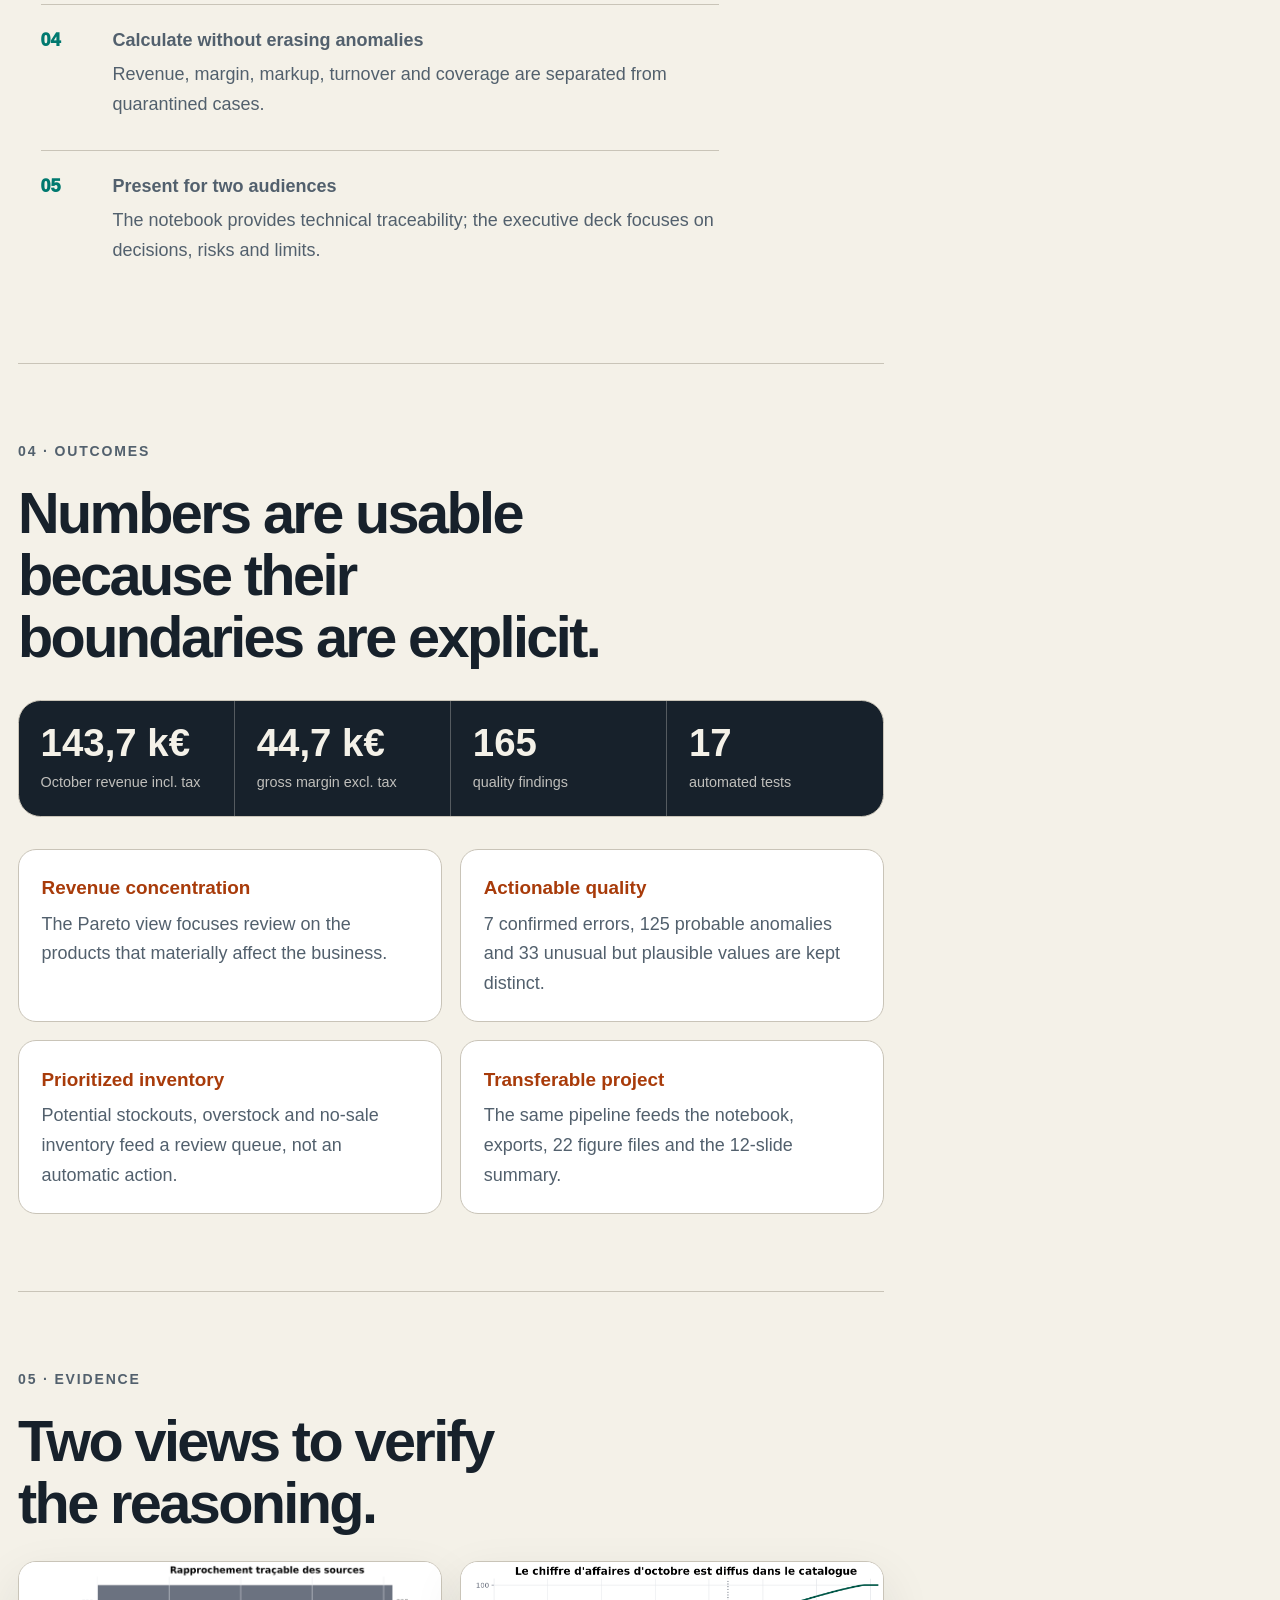
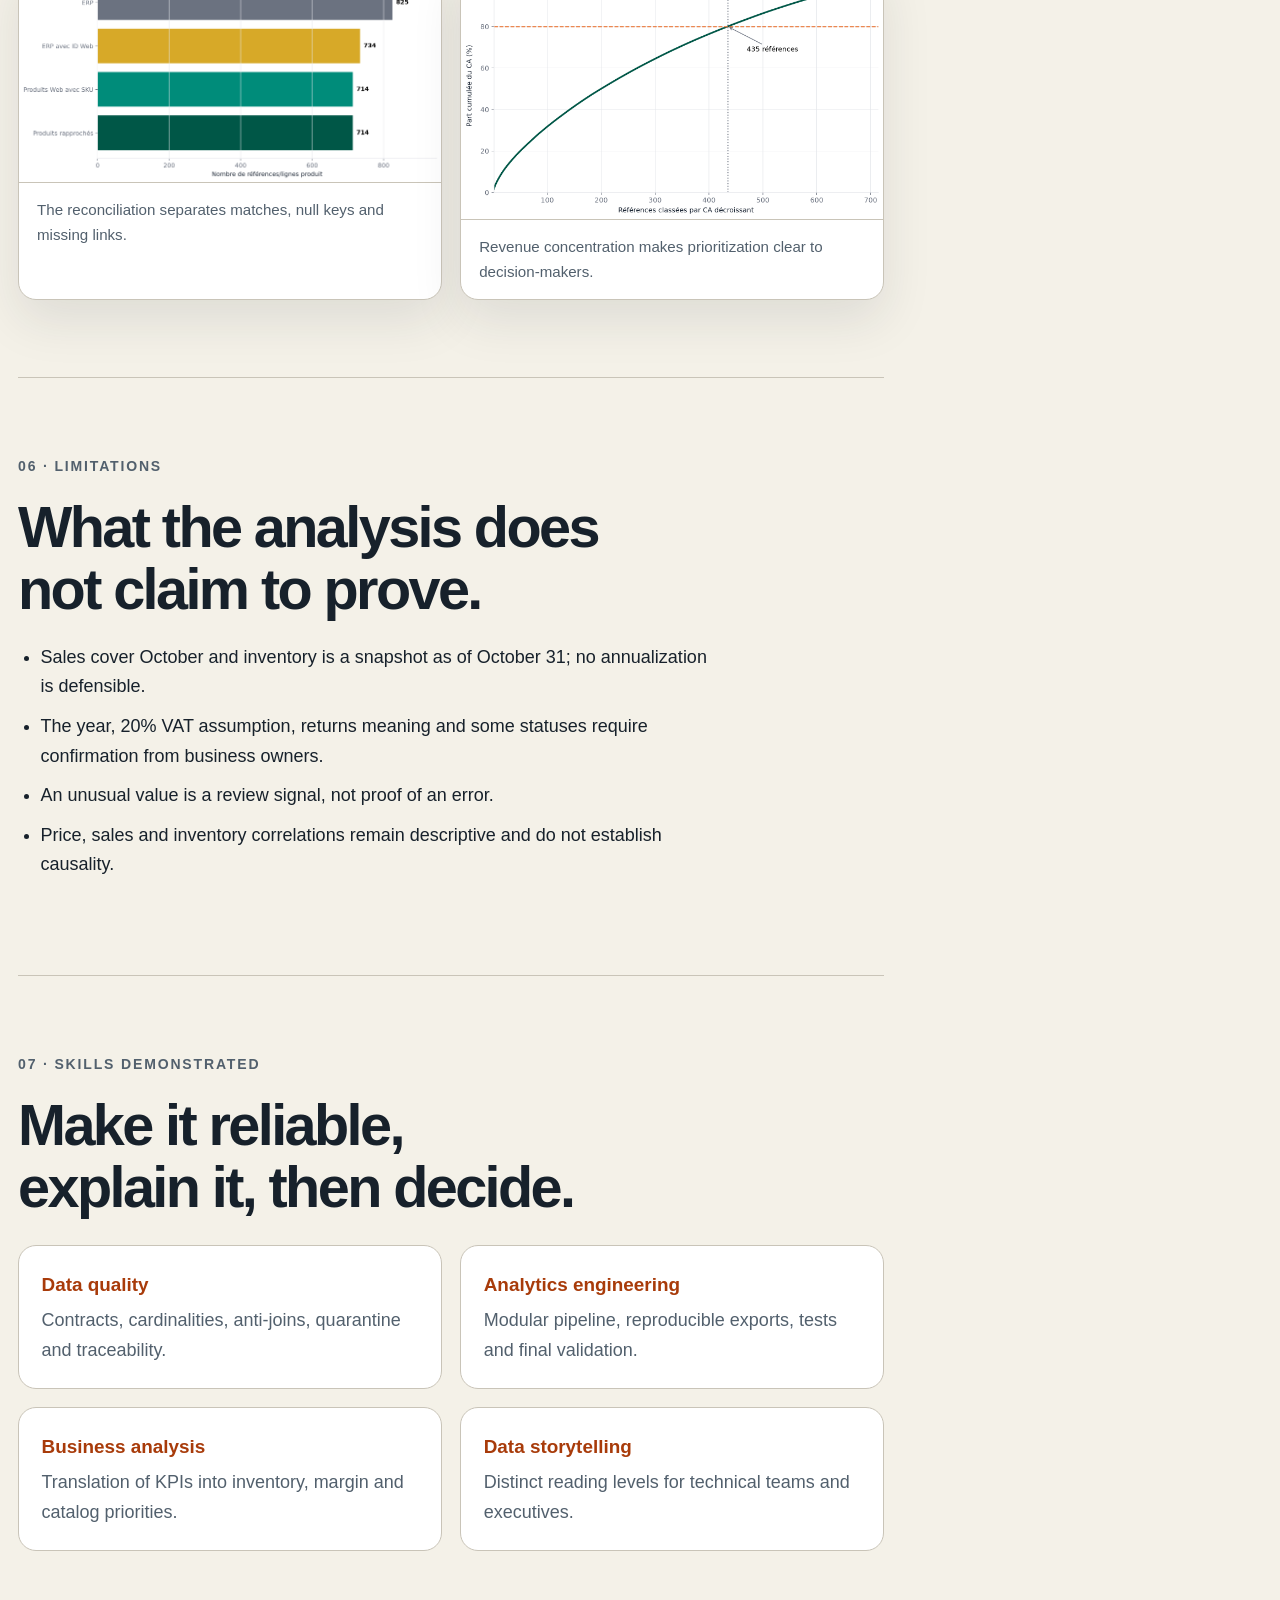
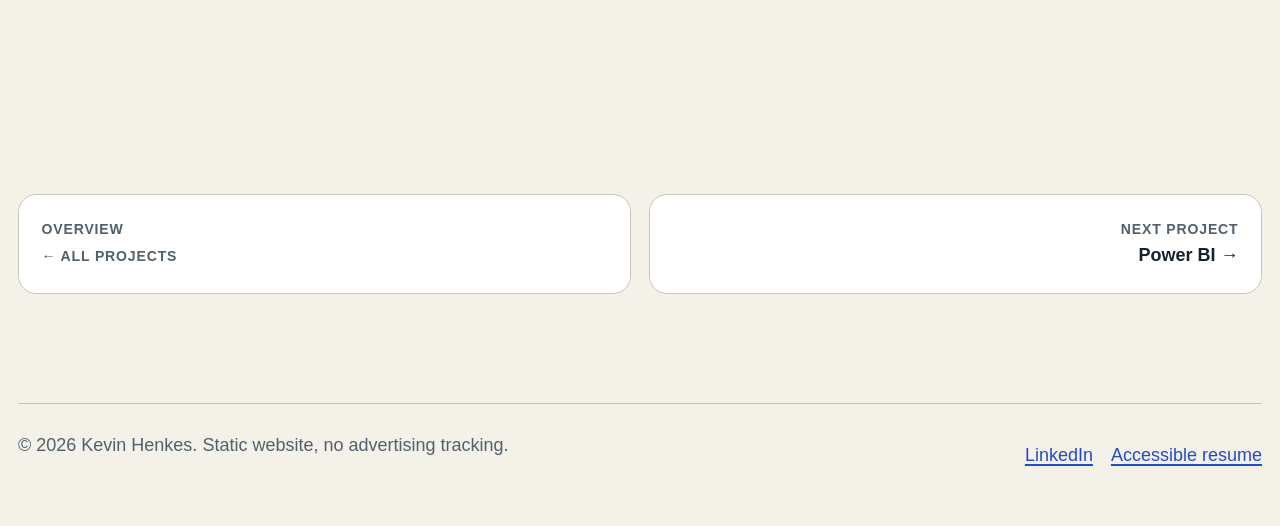
<file: Portfolio_Web_Static/projet-bottleneck.html>
<!doctype html>
<html lang="fr">
  <head>
    <meta charset="utf-8">
    <meta name="viewport" content="width=device-width, initial-scale=1">
    <meta name="color-scheme" content="light dark">
    <meta name="theme-color" content="#f4f1e8">
    <meta name="description" content="Étude de cas BottleNeck : audit de trois sources, qualité des données, pipeline Python reproductible et recommandations métier.">
    <meta property="og:type" content="article">
    <meta property="og:title" content="BottleNeck — Étude de cas détaillée">
    <meta property="og:description" content="Du rapprochement ERP/Web à une analyse fiable des ventes, marges et stocks.">
    <title>BottleNeck — Étude de cas détaillée</title>
    <link rel="stylesheet" href="assets/css/styles.css?v=20260830-1">
    <script src="assets/js/app.js?v=20260830-1" defer></script>
  </head>
  <body data-language="fr" data-theme="light" data-contrast="normal" data-text="normal">
    <span class="sr-only" data-page-title data-lang="fr">BottleNeck — Étude de cas détaillée</span>
    <span class="sr-only" data-page-title data-lang="en">BottleNeck — Detailed case study</span>
    <span class="sr-only" data-page-description data-lang="fr">Étude de cas BottleNeck : audit de trois sources, qualité des données, pipeline Python reproductible et recommandations métier.</span>
    <span class="sr-only" data-page-description data-lang="en">BottleNeck case study: three-source audit, data quality, a reproducible Python pipeline and business recommendations.</span>

    <a class="skip-link" href="#contenu"><span data-lang="fr">Aller au contenu</span><span data-lang="en">Skip to content</span></a>

    <header class="site-header">
      <div class="container header-row">
        <a class="brand" href="index.html" aria-label="Kevin Henkes — Accueil" data-aria-fr="Kevin Henkes — Accueil" data-aria-en="Kevin Henkes — Home">
          <span class="brand-mark" aria-hidden="true">KH</span><span class="brand-text">Kevin Henkes</span>
        </a>
        <button class="menu-button" type="button" data-menu-toggle aria-expanded="false" aria-controls="navigation-principale"><span data-lang="fr">Menu</span><span data-lang="en">Menu</span></button>
        <nav class="main-nav" id="navigation-principale" data-main-nav aria-label="Navigation principale" data-aria-fr="Navigation principale" data-aria-en="Main navigation">
          <ul>
            <li><a href="index.html"><span data-lang="fr">Accueil</span><span data-lang="en">Home</span></a></li>
            <li><a href="projets.html" aria-current="page"><span data-lang="fr">Projets</span><span data-lang="en">Projects</span></a></li>
            <li><a href="a-propos.html"><span data-lang="fr">À propos</span><span data-lang="en">About</span></a></li>
            <li><a href="cv.html"><span data-lang="fr">CV</span><span data-lang="en">Resume</span></a></li>
          </ul>
        </nav>
        <div class="header-actions">
          <button class="control-button" type="button" data-language-toggle><span aria-hidden="true">文</span><span data-language-label>EN</span></button>
          <button class="control-button" type="button" data-access-toggle aria-expanded="false" aria-controls="reglages-accessibilite"><span aria-hidden="true">Aa</span><span class="control-label" data-lang="fr">Affichage</span><span class="control-label" data-lang="en">Display</span></button>
        </div>
      </div>
    </header>

    <aside class="access-panel" id="reglages-accessibilite" data-access-panel hidden aria-labelledby="titre-accessibilite">
      <h2 id="titre-accessibilite"><span data-lang="fr">Confort visuel</span><span data-lang="en">Visual comfort</span></h2>
      <p><span data-lang="fr">Ces réglages sont mémorisés uniquement dans votre navigateur.</span><span data-lang="en">These settings are stored only in your browser.</span></p>
      <div class="access-grid">
        <button class="control-button" type="button" data-theme-toggle aria-pressed="false"><span data-lang="fr">Clair / sombre</span><span data-lang="en">Light / dark</span></button>
        <button class="control-button" type="button" data-contrast-toggle aria-pressed="false"><span data-lang="fr">Contraste +</span><span data-lang="en">Contrast +</span></button>
        <button class="control-button" type="button" data-text-toggle aria-pressed="false"><span data-lang="fr">Texte agrandi</span><span data-lang="en">Larger text</span></button>
        <button class="control-button" type="button" data-language-toggle><span data-lang="fr">English</span><span data-lang="en">Français</span></button>
      </div>
    </aside>

    <main id="contenu">
      <header class="detail-hero">
        <div class="container">
          <p class="breadcrumb"><a href="projets.html"><span data-lang="fr">Tous les projets</span><span data-lang="en">All projects</span></a> / BottleNeck</p>
          <div class="detail-hero-grid">
            <div>
              <p class="detail-number"><span data-lang="fr">Projet 01 · Étude de cas complète</span><span data-lang="en">Project 01 · Full case study</span></p>
              <h1><span data-lang="fr">Trois sources. Une vérité métier défendable.</span><span data-lang="en">Three sources. One defensible business truth.</span></h1>
              <p class="detail-lead"><span data-lang="fr">J’ai transformé des exports ERP, Web et de liaison imparfaits en une analyse reproductible des ventes, des marges et du stock — sans masquer les anomalies ni fabriquer de correspondances.</span><span data-lang="en">I turned imperfect ERP, Web and mapping exports into a reproducible sales, margin and inventory analysis—without hiding anomalies or inventing matches.</span></p>
              <ul class="tag-list" aria-label="Technologies"><li>Python</li><li>pandas</li><li>pytest</li><li>Jupyter</li><li>Data quality</li></ul>
            </div>
            <dl class="detail-facts">
              <div><dt><span data-lang="fr">Rôle</span><span data-lang="en">Role</span></dt><dd><span data-lang="fr">Data analyst, de bout en bout</span><span data-lang="en">End-to-end data analyst</span></dd></div>
              <div><dt><span data-lang="fr">Périmètre</span><span data-lang="en">Scope</span></dt><dd><span data-lang="fr">Ventes d’octobre</span><span data-lang="en">October sales</span></dd></div>
              <div><dt><span data-lang="fr">Sources</span><span data-lang="en">Sources</span></dt><dd>ERP · liaison · Web</dd></div>
              <div><dt><span data-lang="fr">Livrables</span><span data-lang="en">Deliverables</span></dt><dd><span data-lang="fr">Pipeline, notebook, CODIR</span><span data-lang="en">Pipeline, notebook, exec deck</span></dd></div>
            </dl>
          </div>
        </div>
      </header>

      <div class="section">
        <div class="container detail-layout">
          <div class="detail-content">
            <section class="detail-section" id="contexte">
              <p class="eyebrow"><span data-lang="fr">01 · Contexte</span><span data-lang="en">01 · Context</span></p>
              <h2><span data-lang="fr">Passer de fichiers séparés à des décisions produit.</span><span data-lang="en">Move from separate files to product decisions.</span></h2>
              <p><span data-lang="fr">La direction voulait savoir quelles références généraient du chiffre d’affaires et de la marge, lesquelles immobilisaient du stock et où concentrer une revue métier. Les informations utiles étaient réparties entre un ERP, une table de liaison et un export Web mêlant produits, pièces jointes et lignes structurelles.</span><span data-lang="en">Management needed to know which products generated revenue and margin, which tied up inventory and where to focus a business review. The useful information was split across an ERP, a mapping table and a Web export mixing products, attachments and structural rows.</span></p>
              <div class="metric-band" aria-label="Chiffres clés" data-aria-fr="Chiffres clés" data-aria-en="Key figures">
                <div><strong>825</strong><span><span data-lang="fr">références ERP</span><span data-lang="en">ERP records</span></span></div>
                <div><strong>714</strong><span><span data-lang="fr">produits rapprochés</span><span data-lang="en">matched products</span></span></div>
                <div><strong>5 751</strong><span><span data-lang="fr">unités en octobre</span><span data-lang="en">October units</span></span></div>
                <div><strong>3</strong><span><span data-lang="fr">sources auditées</span><span data-lang="en">audited sources</span></span></div>
              </div>
              <div class="insight-grid">
                <article class="insight-card"><strong><span data-lang="fr">Question métier</span><span data-lang="en">Business question</span></strong><p><span data-lang="fr">Quels produits vendre, surveiller, réapprovisionner ou faire contrôler ?</span><span data-lang="en">Which products should be sold, monitored, replenished or reviewed?</span></p></article>
                <article class="insight-card"><strong><span data-lang="fr">Responsabilité</span><span data-lang="en">Ownership</span></strong><p><span data-lang="fr">Cadrage, audit, préparation, analyse, visualisation, validation et restitution.</span><span data-lang="en">Scoping, audit, preparation, analysis, visualization, validation and presentation.</span></p></article>
              </div>
            </section>

            <section class="detail-section" id="defi">
              <p class="eyebrow"><span data-lang="fr">02 · Défi</span><span data-lang="en">02 · Challenge</span></p>
              <h2><span data-lang="fr">Le principal risque n’était pas le calcul, mais le double comptage.</span><span data-lang="en">The main risk was not the calculation. It was double counting.</span></h2>
              <p><span data-lang="fr">Une même référence pouvait apparaître sous plusieurs formes dans l’export Web. Additionner toutes les lignes aurait gonflé le chiffre d’affaires de 107,01 %. Garder arbitrairement la première ou la dernière ligne produisait un résultat dépendant de l’ordre du fichier.</span><span data-lang="en">A single product could appear in several forms in the Web export. Summing every row would have overstated revenue by 107.01%. Arbitrarily keeping the first or last row produced a result dependent on file order.</span></p>
              <ul>
                <li><span data-lang="fr">91 identifiants Web étaient absents de la table de liaison.</span><span data-lang="en">91 Web identifiers were missing from the mapping table.</span></li>
                <li><span data-lang="fr">20 liens renseignés ne retrouvaient aucun produit Web.</span><span data-lang="en">20 populated links did not match any Web product.</span></li>
                <li><span data-lang="fr">Les SKU nuls ne pouvaient être ni appariés ni remplacés par une clé inventée.</span><span data-lang="en">Null SKUs could neither be matched nor replaced with an invented key.</span></li>
                <li><span data-lang="fr">Les prix, stocks et ventes atypiques devaient rester visibles pour revue métier.</span><span data-lang="en">Unusual prices, inventory and sales had to remain visible for business review.</span></li>
              </ul>
              <div class="decision-note"><strong><span data-lang="fr">Décision structurante</span><span data-lang="en">Core decision</span></strong><p><span data-lang="fr">Retenir le filtre sémantique <code>post_type="product"</code>, auditer chaque anti-jointure et mettre les cas non fiables en quarantaine au lieu de les corriger silencieusement.</span><span data-lang="en">Use the semantic <code>post_type="product"</code> filter, audit every anti-join and quarantine unreliable cases instead of silently correcting them.</span></p></div>
            </section>

            <section class="detail-section" id="demarche">
              <p class="eyebrow"><span data-lang="fr">03 · Démarche</span><span data-lang="en">03 · Approach</span></p>
              <h2><span data-lang="fr">Une chaîne contrôlée, du fichier brut à la recommandation.</span><span data-lang="en">A controlled chain from raw file to recommendation.</span></h2>
              <ol class="process-list">
                <li><div><strong><span data-lang="fr">Auditer les contrats de données</span><span data-lang="en">Audit data contracts</span></strong><span><span data-lang="fr">Schémas, types, domaines, clés nulles, unicité et cardinalités sont contrôlés avant toute analyse.</span><span data-lang="en">Schemas, types, domains, null keys, uniqueness and cardinalities are checked before analysis.</span></span></div></li>
                <li><div><strong><span data-lang="fr">Séparer les entités Web</span><span data-lang="en">Separate Web entities</span></strong><span><span data-lang="fr">Les produits sont distingués des pièces jointes et lignes structurelles par leur sens métier.</span><span data-lang="en">Products are separated from attachments and structural rows using business meaning.</span></span></div></li>
                <li><div><strong><span data-lang="fr">Rapprocher avec des cardinalités déclarées</span><span data-lang="en">Reconcile with declared cardinalities</span></strong><span><span data-lang="fr">Les jointures un-à-un et plusieurs-à-un échouent explicitement si leur contrat est rompu.</span><span data-lang="en">One-to-one and many-to-one joins fail explicitly when their contract is broken.</span></span></div></li>
                <li><div><strong><span data-lang="fr">Calculer sans effacer les anomalies</span><span data-lang="en">Calculate without erasing anomalies</span></strong><span><span data-lang="fr">CA, marge, taux de marque, rotation et couverture sont séparés des cas mis en quarantaine.</span><span data-lang="en">Revenue, margin, markup, turnover and coverage are separated from quarantined cases.</span></span></div></li>
                <li><div><strong><span data-lang="fr">Restituer pour deux publics</span><span data-lang="en">Present for two audiences</span></strong><span><span data-lang="fr">Le notebook donne la traçabilité technique ; le support CODIR concentre les décisions, risques et limites.</span><span data-lang="en">The notebook provides technical traceability; the executive deck focuses on decisions, risks and limits.</span></span></div></li>
              </ol>
            </section>

            <section class="detail-section" id="resultats">
              <p class="eyebrow"><span data-lang="fr">04 · Résultats</span><span data-lang="en">04 · Outcomes</span></p>
              <h2><span data-lang="fr">Des chiffres utilisables parce que leurs frontières sont explicites.</span><span data-lang="en">Numbers are usable because their boundaries are explicit.</span></h2>
              <div class="metric-band" aria-label="Résultats clés" data-aria-fr="Résultats clés" data-aria-en="Key outcomes">
                <div><strong>143,7 k€</strong><span><span data-lang="fr">CA TTC d’octobre</span><span data-lang="en">October revenue incl. tax</span></span></div>
                <div><strong>44,7 k€</strong><span><span data-lang="fr">marge brute HT</span><span data-lang="en">gross margin excl. tax</span></span></div>
                <div><strong>165</strong><span><span data-lang="fr">constats qualité</span><span data-lang="en">quality findings</span></span></div>
                <div><strong>17</strong><span><span data-lang="fr">tests automatisés</span><span data-lang="en">automated tests</span></span></div>
              </div>
              <div class="insight-grid">
                <article class="insight-card"><strong><span data-lang="fr">Concentration du CA</span><span data-lang="en">Revenue concentration</span></strong><p><span data-lang="fr">Le Pareto permet de concentrer la revue sur les références qui pèsent réellement dans l’activité.</span><span data-lang="en">The Pareto view focuses review on the products that materially affect the business.</span></p></article>
                <article class="insight-card"><strong><span data-lang="fr">Qualité actionnable</span><span data-lang="en">Actionable quality</span></strong><p><span data-lang="fr">7 erreurs certaines, 125 anomalies probables et 33 valeurs inhabituelles mais plausibles sont séparées.</span><span data-lang="en">7 confirmed errors, 125 probable anomalies and 33 unusual but plausible values are kept distinct.</span></p></article>
                <article class="insight-card"><strong><span data-lang="fr">Stock priorisé</span><span data-lang="en">Prioritized inventory</span></strong><p><span data-lang="fr">Ruptures potentielles, surstocks et stocks sans vente alimentent une file de revue, pas une action automatique.</span><span data-lang="en">Potential stockouts, overstock and no-sale inventory feed a review queue, not an automatic action.</span></p></article>
                <article class="insight-card"><strong><span data-lang="fr">Projet transmissible</span><span data-lang="en">Transferable project</span></strong><p><span data-lang="fr">Le même pipeline alimente le notebook, les exports, 22 fichiers de figures et la synthèse de 12 slides.</span><span data-lang="en">The same pipeline feeds the notebook, exports, 22 figure files and the 12-slide summary.</span></p></article>
              </div>
            </section>

            <section class="detail-section" id="preuves">
              <p class="eyebrow"><span data-lang="fr">05 · Preuves</span><span data-lang="en">05 · Evidence</span></p>
              <h2><span data-lang="fr">Deux vues pour vérifier le raisonnement.</span><span data-lang="en">Two views to verify the reasoning.</span></h2>
              <div class="evidence-grid">
                <figure class="evidence-card">
                  <img src="assets/images/bottleneck-pipeline.png" width="1600" height="900" alt="" data-alt-fr="Graphique du rapprochement contrôlé entre les sources ERP, liaison et Web" data-alt-en="Chart showing the controlled reconciliation of ERP, mapping and Web sources">
                  <figcaption><span data-lang="fr">Le rapprochement distingue les correspondances, les clés nulles et les liens absents.</span><span data-lang="en">The reconciliation separates matches, null keys and missing links.</span></figcaption>
                </figure>
                <figure class="evidence-card">
                  <img src="assets/images/bottleneck-pareto.png" width="1600" height="900" alt="" data-alt-fr="Courbe de Pareto du chiffre d’affaires d’octobre par produit" data-alt-en="Pareto curve of October revenue by product">
                  <figcaption><span data-lang="fr">La concentration du CA rend la priorisation lisible pour le décideur.</span><span data-lang="en">Revenue concentration makes prioritization clear to decision-makers.</span></figcaption>
                </figure>
              </div>
            </section>

            <section class="detail-section" id="limites">
              <p class="eyebrow"><span data-lang="fr">06 · Limites</span><span data-lang="en">06 · Limitations</span></p>
              <h2><span data-lang="fr">Ce que l’analyse ne prétend pas démontrer.</span><span data-lang="en">What the analysis does not claim to prove.</span></h2>
              <ul>
                <li><span data-lang="fr">Les ventes couvrent octobre et le stock est une photographie au 31 octobre ; aucune annualisation n’est défendable.</span><span data-lang="en">Sales cover October and inventory is a snapshot as of October 31; no annualization is defensible.</span></li>
                <li><span data-lang="fr">L’année, la TVA à 20 %, le sens des retours et certains statuts doivent être confirmés par les propriétaires métier.</span><span data-lang="en">The year, 20% VAT assumption, returns meaning and some statuses require confirmation from business owners.</span></li>
                <li><span data-lang="fr">Une valeur atypique est un signal de revue, pas la preuve d’une erreur.</span><span data-lang="en">An unusual value is a review signal, not proof of an error.</span></li>
                <li><span data-lang="fr">Les corrélations prix, ventes et stock restent descriptives et ne démontrent aucune causalité.</span><span data-lang="en">Price, sales and inventory correlations remain descriptive and do not establish causality.</span></li>
              </ul>
            </section>

            <section class="detail-section" id="competences">
              <p class="eyebrow"><span data-lang="fr">07 · Compétences démontrées</span><span data-lang="en">07 · Skills demonstrated</span></p>
              <h2><span data-lang="fr">Fiabiliser, expliquer, puis décider.</span><span data-lang="en">Make it reliable, explain it, then decide.</span></h2>
              <div class="insight-grid">
                <article class="insight-card"><strong>Data quality</strong><p><span data-lang="fr">Contrats, cardinalités, anti-jointures, quarantaine et traçabilité.</span><span data-lang="en">Contracts, cardinalities, anti-joins, quarantine and traceability.</span></p></article>
                <article class="insight-card"><strong>Analytics engineering</strong><p><span data-lang="fr">Pipeline modulaire, exports reproductibles, tests et validation finale.</span><span data-lang="en">Modular pipeline, reproducible exports, tests and final validation.</span></p></article>
                <article class="insight-card"><strong>Business analysis</strong><p><span data-lang="fr">Traduction des KPI en priorités de stock, marge et catalogue.</span><span data-lang="en">Translation of KPIs into inventory, margin and catalog priorities.</span></p></article>
                <article class="insight-card"><strong>Data storytelling</strong><p><span data-lang="fr">Niveaux de lecture distincts pour l’équipe technique et le CODIR.</span><span data-lang="en">Distinct reading levels for technical teams and executives.</span></p></article>
              </div>
            </section>
          </div>

          <nav class="detail-toc" aria-label="Sommaire du projet" data-aria-fr="Sommaire du projet" data-aria-en="Project table of contents">
            <strong><span data-lang="fr">Dans cette étude</span><span data-lang="en">In this case study</span></strong>
            <ol>
              <li><a href="#contexte"><span data-lang="fr">Contexte</span><span data-lang="en">Context</span></a></li>
              <li><a href="#defi"><span data-lang="fr">Défi</span><span data-lang="en">Challenge</span></a></li>
              <li><a href="#demarche"><span data-lang="fr">Démarche</span><span data-lang="en">Approach</span></a></li>
              <li><a href="#resultats"><span data-lang="fr">Résultats</span><span data-lang="en">Outcomes</span></a></li>
              <li><a href="#preuves"><span data-lang="fr">Preuves</span><span data-lang="en">Evidence</span></a></li>
              <li><a href="#limites"><span data-lang="fr">Limites</span><span data-lang="en">Limitations</span></a></li>
              <li><a href="#competences"><span data-lang="fr">Compétences</span><span data-lang="en">Skills</span></a></li>
            </ol>
          </nav>
        </div>
      </div>

      <nav class="container project-pagination" aria-label="Navigation entre les projets" data-aria-fr="Navigation entre les projets" data-aria-en="Project navigation">
        <a href="projets.html"><span><span data-lang="fr">Vue d’ensemble</span><span data-lang="en">Overview</span></span><span data-lang="fr">← Tous les projets</span><span data-lang="en">← All projects</span></a>
        <a href="projet-power-bi.html"><span><span data-lang="fr">Projet suivant</span><span data-lang="en">Next project</span></span>Power BI →</a>
      </nav>
    </main>

    <footer class="site-footer">
      <div class="container footer-row">
        <p>© <span data-current-year>2026</span> Kevin Henkes. <span data-lang="fr">Site statique, sans suivi publicitaire.</span><span data-lang="en">Static website, no advertising tracking.</span></p>
        <ul class="footer-links"><li><a href="https://www.linkedin.com/in/kevinhenkes/" target="_blank" rel="noopener noreferrer">LinkedIn</a></li><li><a href="cv.html"><span data-lang="fr">CV accessible</span><span data-lang="en">Accessible resume</span></a></li></ul>
      </div>
    </footer>
  </body>
</html>
</file>
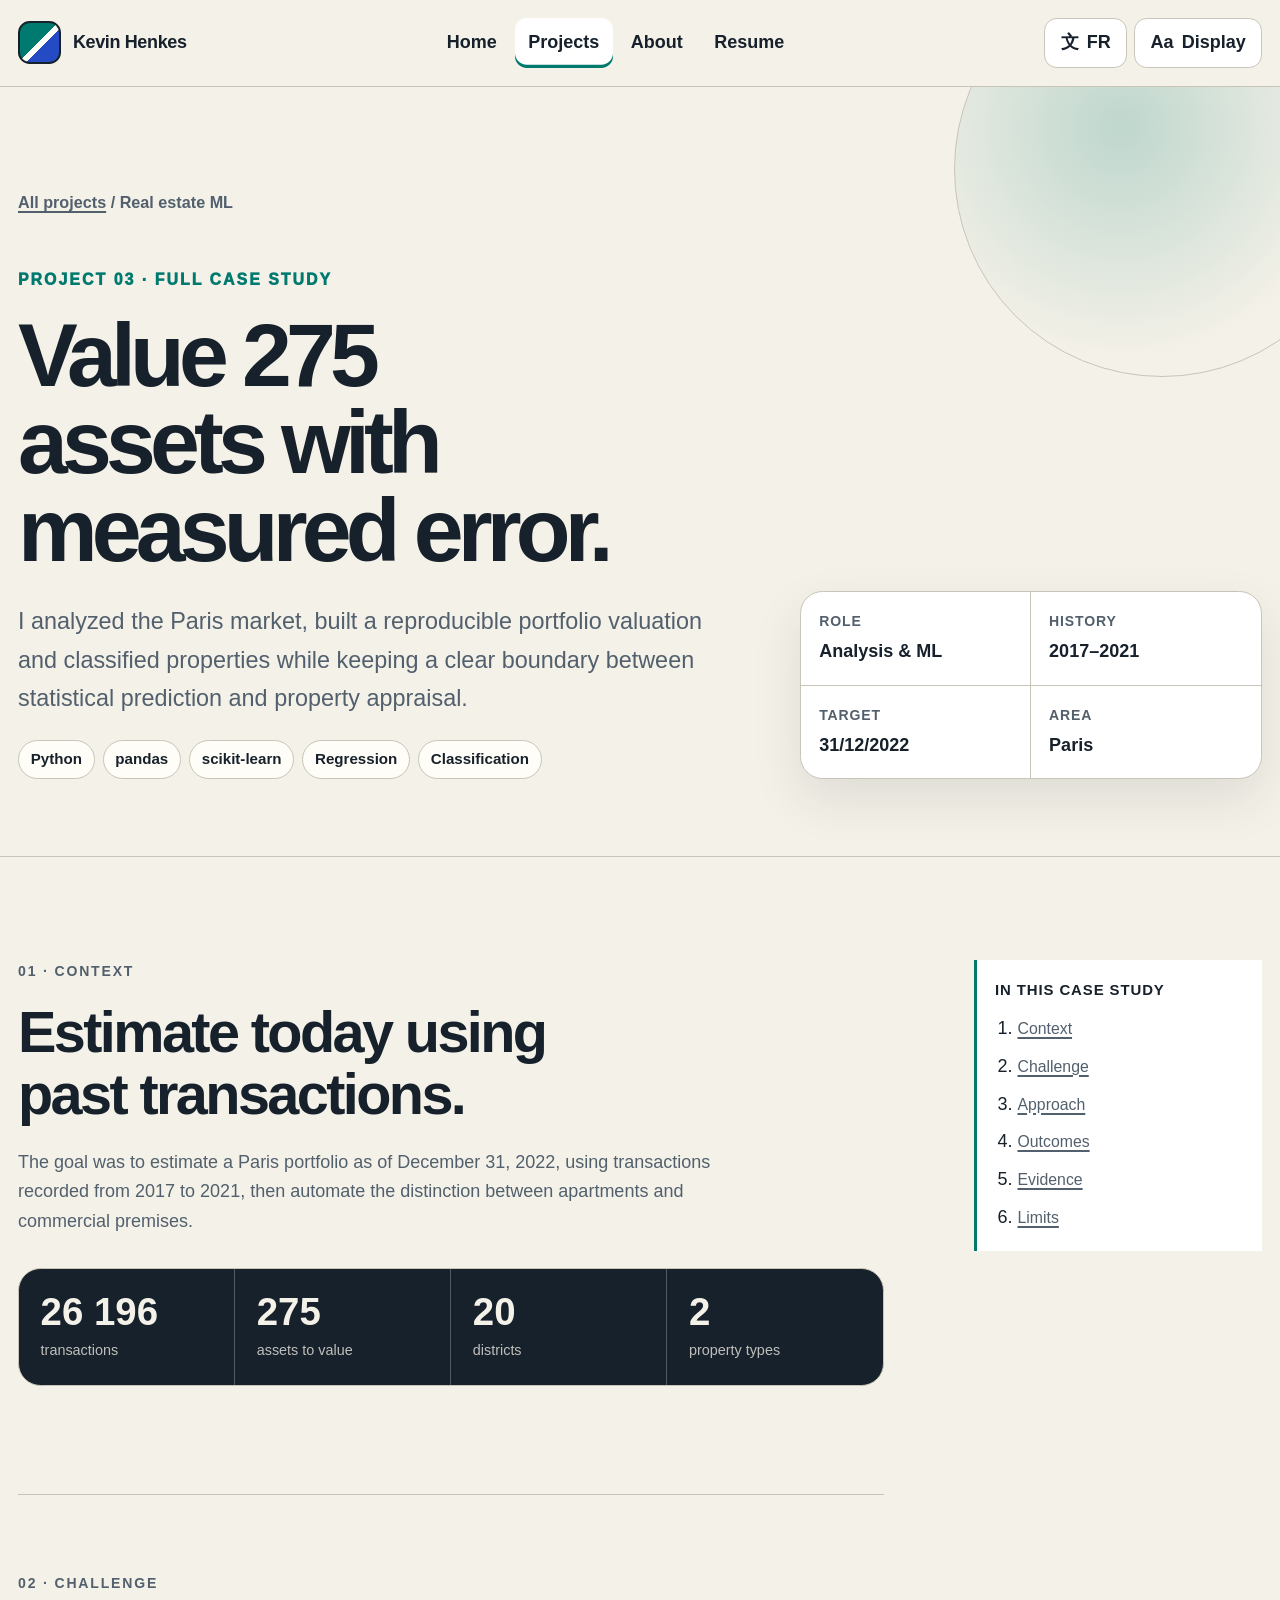
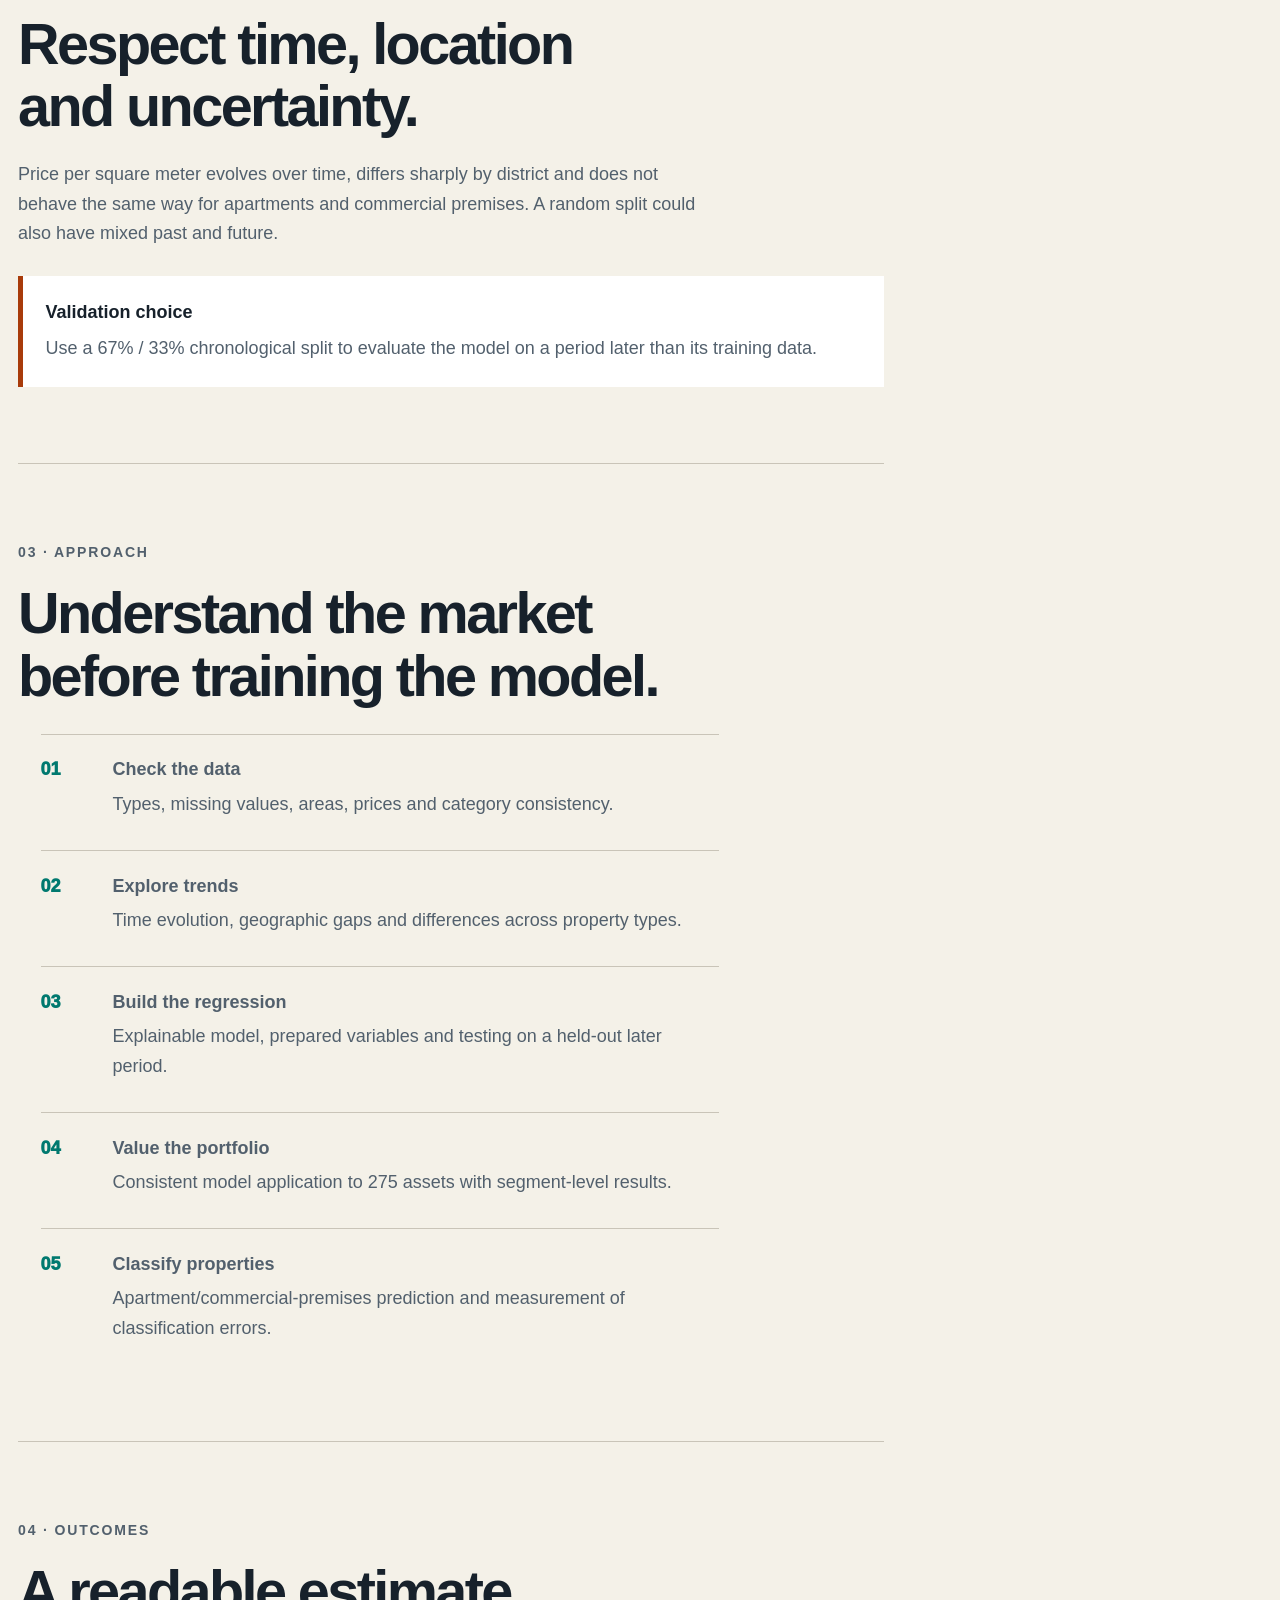
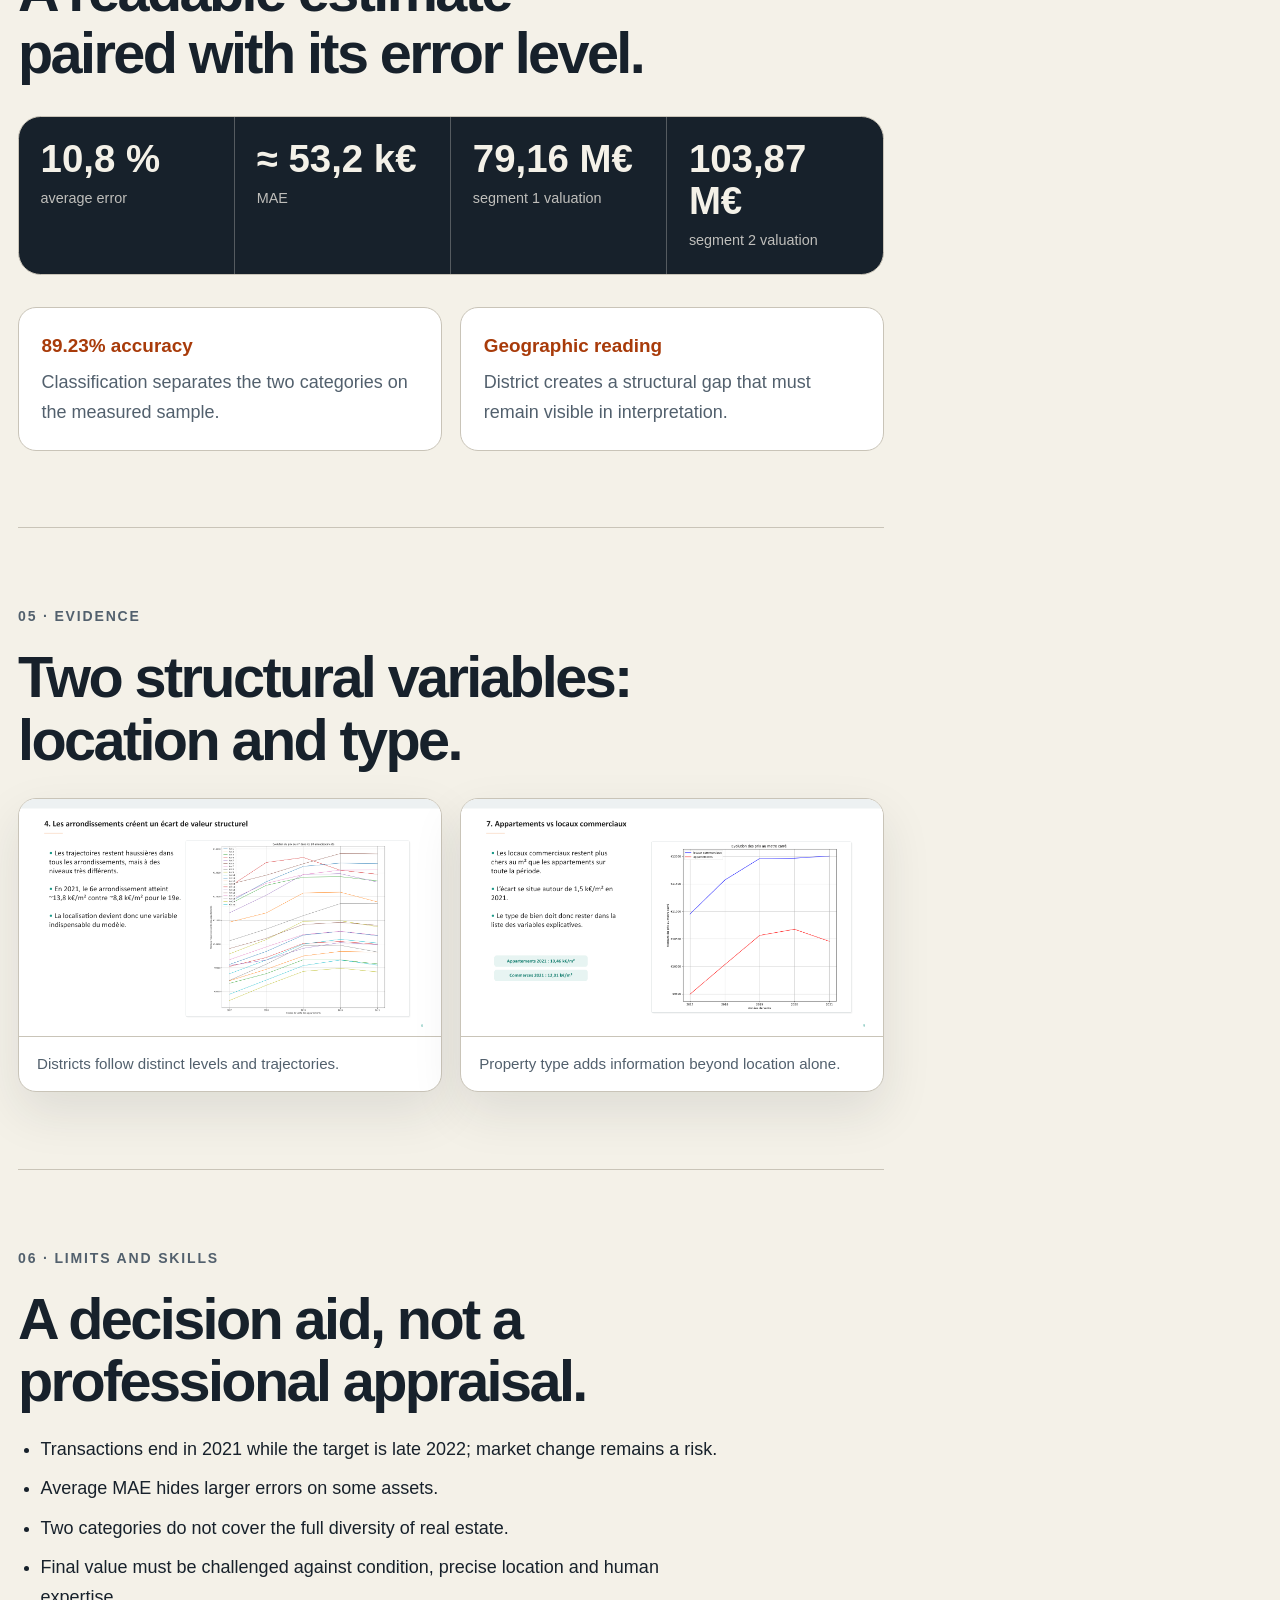
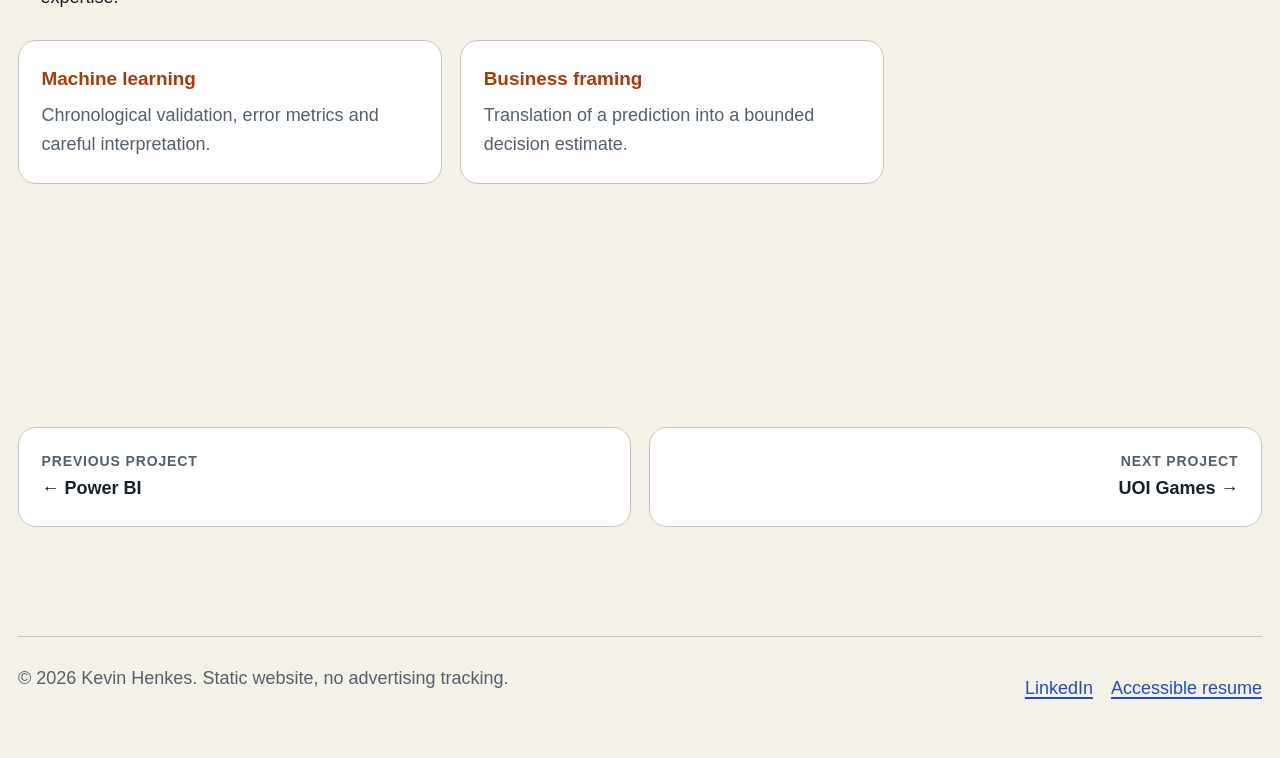
<file: Portfolio_Web_Static/projet-immobilier.html>
<!doctype html>
<html lang="fr">
  <head>
    <meta charset="utf-8"><meta name="viewport" content="width=device-width, initial-scale=1"><meta name="color-scheme" content="light dark"><meta name="theme-color" content="#f4f1e8">
    <meta name="description" content="Étude de cas machine learning immobilier : analyse de 26 196 transactions, valorisation de 275 actifs et classification mesurée.">
    <meta property="og:type" content="article"><meta property="og:title" content="Immobilier ML — Étude de cas détaillée"><meta property="og:description" content="Estimer un portefeuille parisien sans confondre modèle et expertise immobilière.">
    <title>Immobilier ML — Étude de cas détaillée</title><link rel="stylesheet" href="assets/css/styles.css?v=20260830-1"><script src="assets/js/app.js?v=20260830-1" defer></script>
  </head>
  <body data-language="fr" data-theme="light" data-contrast="normal" data-text="normal">
    <span class="sr-only" data-page-title data-lang="fr">Immobilier ML — Étude de cas détaillée</span><span class="sr-only" data-page-title data-lang="en">Real estate ML — Detailed case study</span><span class="sr-only" data-page-description data-lang="fr">Étude de cas machine learning immobilier : analyse de 26 196 transactions, valorisation de 275 actifs et classification mesurée.</span><span class="sr-only" data-page-description data-lang="en">Real-estate machine-learning case study: 26,196 transactions analyzed, 275 assets valued and measured classification.</span>
    <a class="skip-link" href="#contenu"><span data-lang="fr">Aller au contenu</span><span data-lang="en">Skip to content</span></a>
    <header class="site-header"><div class="container header-row"><a class="brand" href="index.html" aria-label="Kevin Henkes — Accueil" data-aria-fr="Kevin Henkes — Accueil" data-aria-en="Kevin Henkes — Home"><span class="brand-mark" aria-hidden="true">KH</span><span class="brand-text">Kevin Henkes</span></a><button class="menu-button" type="button" data-menu-toggle aria-expanded="false" aria-controls="navigation-principale"><span data-lang="fr">Menu</span><span data-lang="en">Menu</span></button><nav class="main-nav" id="navigation-principale" data-main-nav aria-label="Navigation principale" data-aria-fr="Navigation principale" data-aria-en="Main navigation"><ul><li><a href="index.html"><span data-lang="fr">Accueil</span><span data-lang="en">Home</span></a></li><li><a href="projets.html" aria-current="page"><span data-lang="fr">Projets</span><span data-lang="en">Projects</span></a></li><li><a href="a-propos.html"><span data-lang="fr">À propos</span><span data-lang="en">About</span></a></li><li><a href="cv.html"><span data-lang="fr">CV</span><span data-lang="en">Resume</span></a></li></ul></nav><div class="header-actions"><button class="control-button" type="button" data-language-toggle><span aria-hidden="true">文</span><span data-language-label>EN</span></button><button class="control-button" type="button" data-access-toggle aria-expanded="false" aria-controls="reglages-accessibilite"><span aria-hidden="true">Aa</span><span class="control-label" data-lang="fr">Affichage</span><span class="control-label" data-lang="en">Display</span></button></div></div></header>
    <aside class="access-panel" id="reglages-accessibilite" data-access-panel hidden aria-labelledby="titre-accessibilite"><h2 id="titre-accessibilite"><span data-lang="fr">Confort visuel</span><span data-lang="en">Visual comfort</span></h2><p><span data-lang="fr">Ces réglages sont mémorisés uniquement dans votre navigateur.</span><span data-lang="en">These settings are stored only in your browser.</span></p><div class="access-grid"><button class="control-button" type="button" data-theme-toggle aria-pressed="false"><span data-lang="fr">Clair / sombre</span><span data-lang="en">Light / dark</span></button><button class="control-button" type="button" data-contrast-toggle aria-pressed="false"><span data-lang="fr">Contraste +</span><span data-lang="en">Contrast +</span></button><button class="control-button" type="button" data-text-toggle aria-pressed="false"><span data-lang="fr">Texte agrandi</span><span data-lang="en">Larger text</span></button><button class="control-button" type="button" data-language-toggle><span data-lang="fr">English</span><span data-lang="en">Français</span></button></div></aside>
    <main id="contenu">
      <header class="detail-hero"><div class="container"><p class="breadcrumb"><a href="projets.html"><span data-lang="fr">Tous les projets</span><span data-lang="en">All projects</span></a> / <span data-lang="fr">Immobilier ML</span><span data-lang="en">Real estate ML</span></p><div class="detail-hero-grid"><div><p class="detail-number"><span data-lang="fr">Projet 03 · Étude de cas complète</span><span data-lang="en">Project 03 · Full case study</span></p><h1><span data-lang="fr">Valoriser 275 actifs avec une erreur mesurée.</span><span data-lang="en">Value 275 assets with measured error.</span></h1><p class="detail-lead"><span data-lang="fr">J’ai analysé le marché parisien, construit une estimation reproductible du portefeuille et classé des biens tout en maintenant une frontière claire entre prédiction statistique et expertise immobilière.</span><span data-lang="en">I analyzed the Paris market, built a reproducible portfolio valuation and classified properties while keeping a clear boundary between statistical prediction and property appraisal.</span></p><ul class="tag-list" aria-label="Technologies"><li>Python</li><li>pandas</li><li>scikit-learn</li><li>Regression</li><li>Classification</li></ul></div><dl class="detail-facts"><div><dt><span data-lang="fr">Rôle</span><span data-lang="en">Role</span></dt><dd><span data-lang="fr">Analyse & ML</span><span data-lang="en">Analysis & ML</span></dd></div><div><dt><span data-lang="fr">Historique</span><span data-lang="en">History</span></dt><dd>2017–2021</dd></div><div><dt><span data-lang="fr">Cible</span><span data-lang="en">Target</span></dt><dd>31/12/2022</dd></div><div><dt><span data-lang="fr">Zone</span><span data-lang="en">Area</span></dt><dd>Paris</dd></div></dl></div></div></header>
      <div class="section"><div class="container detail-layout"><div class="detail-content">
        <section class="detail-section" id="contexte"><p class="eyebrow"><span data-lang="fr">01 · Contexte</span><span data-lang="en">01 · Context</span></p><h2><span data-lang="fr">Estimer aujourd’hui à partir de transactions passées.</span><span data-lang="en">Estimate today using past transactions.</span></h2><p><span data-lang="fr">L’objectif était d’estimer au 31 décembre 2022 la valeur d’un portefeuille parisien à partir de transactions enregistrées entre 2017 et 2021, puis d’automatiser la distinction entre appartements et locaux commerciaux.</span><span data-lang="en">The goal was to estimate a Paris portfolio as of December 31, 2022, using transactions recorded from 2017 to 2021, then automate the distinction between apartments and commercial premises.</span></p><div class="metric-band"><div><strong>26 196</strong><span><span data-lang="fr">transactions</span><span data-lang="en">transactions</span></span></div><div><strong>275</strong><span><span data-lang="fr">actifs à valoriser</span><span data-lang="en">assets to value</span></span></div><div><strong>20</strong><span><span data-lang="fr">arrondissements</span><span data-lang="en">districts</span></span></div><div><strong>2</strong><span><span data-lang="fr">types de biens</span><span data-lang="en">property types</span></span></div></div></section>
        <section class="detail-section" id="defi"><p class="eyebrow"><span data-lang="fr">02 · Défi</span><span data-lang="en">02 · Challenge</span></p><h2><span data-lang="fr">Respecter le temps, la géographie et l’incertitude.</span><span data-lang="en">Respect time, location and uncertainty.</span></h2><p><span data-lang="fr">Le prix au mètre carré évolue dans le temps, diffère fortement selon l’arrondissement et ne se comporte pas de la même façon pour un appartement et un local commercial. Un découpage aléatoire aurait aussi risqué de mélanger passé et futur.</span><span data-lang="en">Price per square meter evolves over time, differs sharply by district and does not behave the same way for apartments and commercial premises. A random split could also have mixed past and future.</span></p><div class="decision-note"><strong><span data-lang="fr">Choix de validation</span><span data-lang="en">Validation choice</span></strong><p><span data-lang="fr">Utiliser une séparation chronologique 67 % / 33 % pour mesurer le modèle sur une période postérieure à celle d’apprentissage.</span><span data-lang="en">Use a 67% / 33% chronological split to evaluate the model on a period later than its training data.</span></p></div></section>
        <section class="detail-section" id="demarche"><p class="eyebrow"><span data-lang="fr">03 · Démarche</span><span data-lang="en">03 · Approach</span></p><h2><span data-lang="fr">Comprendre le marché avant d’entraîner le modèle.</span><span data-lang="en">Understand the market before training the model.</span></h2><ol class="process-list"><li><div><strong><span data-lang="fr">Contrôler les données</span><span data-lang="en">Check the data</span></strong><span><span data-lang="fr">Types, valeurs manquantes, surfaces, prix et cohérence des catégories.</span><span data-lang="en">Types, missing values, areas, prices and category consistency.</span></span></div></li><li><div><strong><span data-lang="fr">Explorer les tendances</span><span data-lang="en">Explore trends</span></strong><span><span data-lang="fr">Évolution temporelle, écarts géographiques et différences entre types de biens.</span><span data-lang="en">Time evolution, geographic gaps and differences across property types.</span></span></div></li><li><div><strong><span data-lang="fr">Construire la régression</span><span data-lang="en">Build the regression</span></strong><span><span data-lang="fr">Modèle explicable, variables préparées et test sur une période tenue à l’écart.</span><span data-lang="en">Explainable model, prepared variables and testing on a held-out later period.</span></span></div></li><li><div><strong><span data-lang="fr">Valoriser le portefeuille</span><span data-lang="en">Value the portfolio</span></strong><span><span data-lang="fr">Application homogène du modèle aux 275 actifs avec résultats par segment.</span><span data-lang="en">Consistent model application to 275 assets with segment-level results.</span></span></div></li><li><div><strong><span data-lang="fr">Classer les biens</span><span data-lang="en">Classify properties</span></strong><span><span data-lang="fr">Prédiction appartement/local commercial et mesure des erreurs de classement.</span><span data-lang="en">Apartment/commercial-premises prediction and measurement of classification errors.</span></span></div></li></ol></section>
        <section class="detail-section" id="resultats"><p class="eyebrow"><span data-lang="fr">04 · Résultats</span><span data-lang="en">04 · Outcomes</span></p><h2><span data-lang="fr">Une estimation lisible, accompagnée de son niveau d’erreur.</span><span data-lang="en">A readable estimate paired with its error level.</span></h2><div class="metric-band"><div><strong>10,8 %</strong><span><span data-lang="fr">erreur moyenne</span><span data-lang="en">average error</span></span></div><div><strong>≈ 53,2 k€</strong><span>MAE</span></div><div><strong>79,16 M€</strong><span><span data-lang="fr">valorisation segment 1</span><span data-lang="en">segment 1 valuation</span></span></div><div><strong>103,87 M€</strong><span><span data-lang="fr">valorisation segment 2</span><span data-lang="en">segment 2 valuation</span></span></div></div><div class="insight-grid"><article class="insight-card"><strong><span data-lang="fr">89,23 % de précision</span><span data-lang="en">89.23% accuracy</span></strong><p><span data-lang="fr">La classification distingue les deux catégories sur l’échantillon mesuré.</span><span data-lang="en">Classification separates the two categories on the measured sample.</span></p></article><article class="insight-card"><strong><span data-lang="fr">Lecture géographique</span><span data-lang="en">Geographic reading</span></strong><p><span data-lang="fr">L’arrondissement crée un écart structurel qui doit rester visible dans l’interprétation.</span><span data-lang="en">District creates a structural gap that must remain visible in interpretation.</span></p></article></div></section>
        <section class="detail-section" id="preuves"><p class="eyebrow"><span data-lang="fr">05 · Preuves</span><span data-lang="en">05 · Evidence</span></p><h2><span data-lang="fr">Deux variables structurantes : lieu et type.</span><span data-lang="en">Two structural variables: location and type.</span></h2><div class="evidence-grid"><figure class="evidence-card"><img src="assets/images/immobilier-location.png" width="1600" height="900" alt="" data-alt-fr="Évolution du prix au mètre carré selon les arrondissements de Paris" data-alt-en="Price per square meter over time across Paris districts"><figcaption><span data-lang="fr">Les arrondissements suivent des niveaux et des trajectoires distincts.</span><span data-lang="en">Districts follow distinct levels and trajectories.</span></figcaption></figure><figure class="evidence-card"><img src="assets/images/immobilier-types.png" width="1600" height="900" alt="" data-alt-fr="Comparaison du prix au mètre carré des appartements et locaux commerciaux" data-alt-en="Comparison of price per square meter for apartments and commercial premises"><figcaption><span data-lang="fr">Le type de bien apporte une information différente de la seule localisation.</span><span data-lang="en">Property type adds information beyond location alone.</span></figcaption></figure></div></section>
        <section class="detail-section" id="limites"><p class="eyebrow"><span data-lang="fr">06 · Limites et compétences</span><span data-lang="en">06 · Limits and skills</span></p><h2><span data-lang="fr">Un outil d’aide à la décision, pas une expertise notariale.</span><span data-lang="en">A decision aid, not a professional appraisal.</span></h2><ul><li><span data-lang="fr">Les transactions s’arrêtent en 2021 alors que la cible est fin 2022 : le changement de marché reste un risque.</span><span data-lang="en">Transactions end in 2021 while the target is late 2022; market change remains a risk.</span></li><li><span data-lang="fr">La MAE moyenne masque des erreurs plus fortes sur certains actifs.</span><span data-lang="en">Average MAE hides larger errors on some assets.</span></li><li><span data-lang="fr">Deux catégories ne couvrent pas toute la diversité immobilière.</span><span data-lang="en">Two categories do not cover the full diversity of real estate.</span></li><li><span data-lang="fr">La valeur finale doit être confrontée à l’état, l’emplacement précis et l’expertise humaine.</span><span data-lang="en">Final value must be challenged against condition, precise location and human expertise.</span></li></ul><div class="insight-grid"><article class="insight-card"><strong>Machine learning</strong><p><span data-lang="fr">Validation chronologique, métriques d’erreur et interprétation prudente.</span><span data-lang="en">Chronological validation, error metrics and careful interpretation.</span></p></article><article class="insight-card"><strong>Business framing</strong><p><span data-lang="fr">Traduction d’une prédiction en fourchette de décision bornée.</span><span data-lang="en">Translation of a prediction into a bounded decision estimate.</span></p></article></div></section>
      </div><nav class="detail-toc" aria-label="Sommaire du projet" data-aria-fr="Sommaire du projet" data-aria-en="Project table of contents"><strong><span data-lang="fr">Dans cette étude</span><span data-lang="en">In this case study</span></strong><ol><li><a href="#contexte"><span data-lang="fr">Contexte</span><span data-lang="en">Context</span></a></li><li><a href="#defi"><span data-lang="fr">Défi</span><span data-lang="en">Challenge</span></a></li><li><a href="#demarche"><span data-lang="fr">Démarche</span><span data-lang="en">Approach</span></a></li><li><a href="#resultats"><span data-lang="fr">Résultats</span><span data-lang="en">Outcomes</span></a></li><li><a href="#preuves"><span data-lang="fr">Preuves</span><span data-lang="en">Evidence</span></a></li><li><a href="#limites"><span data-lang="fr">Limites</span><span data-lang="en">Limits</span></a></li></ol></nav></div></div>
      <nav class="container project-pagination" aria-label="Navigation entre les projets" data-aria-fr="Navigation entre les projets" data-aria-en="Project navigation"><a href="projet-power-bi.html"><span><span data-lang="fr">Projet précédent</span><span data-lang="en">Previous project</span></span>← Power BI</a><a href="projet-uoi-games.html"><span><span data-lang="fr">Projet suivant</span><span data-lang="en">Next project</span></span>UOI Games →</a></nav>
    </main>
    <footer class="site-footer"><div class="container footer-row"><p>© <span data-current-year>2026</span> Kevin Henkes. <span data-lang="fr">Site statique, sans suivi publicitaire.</span><span data-lang="en">Static website, no advertising tracking.</span></p><ul class="footer-links"><li><a href="https://www.linkedin.com/in/kevinhenkes/" target="_blank" rel="noopener noreferrer">LinkedIn</a></li><li><a href="cv.html"><span data-lang="fr">CV accessible</span><span data-lang="en">Accessible resume</span></a></li></ul></div></footer>
  </body>
</html>
</file>
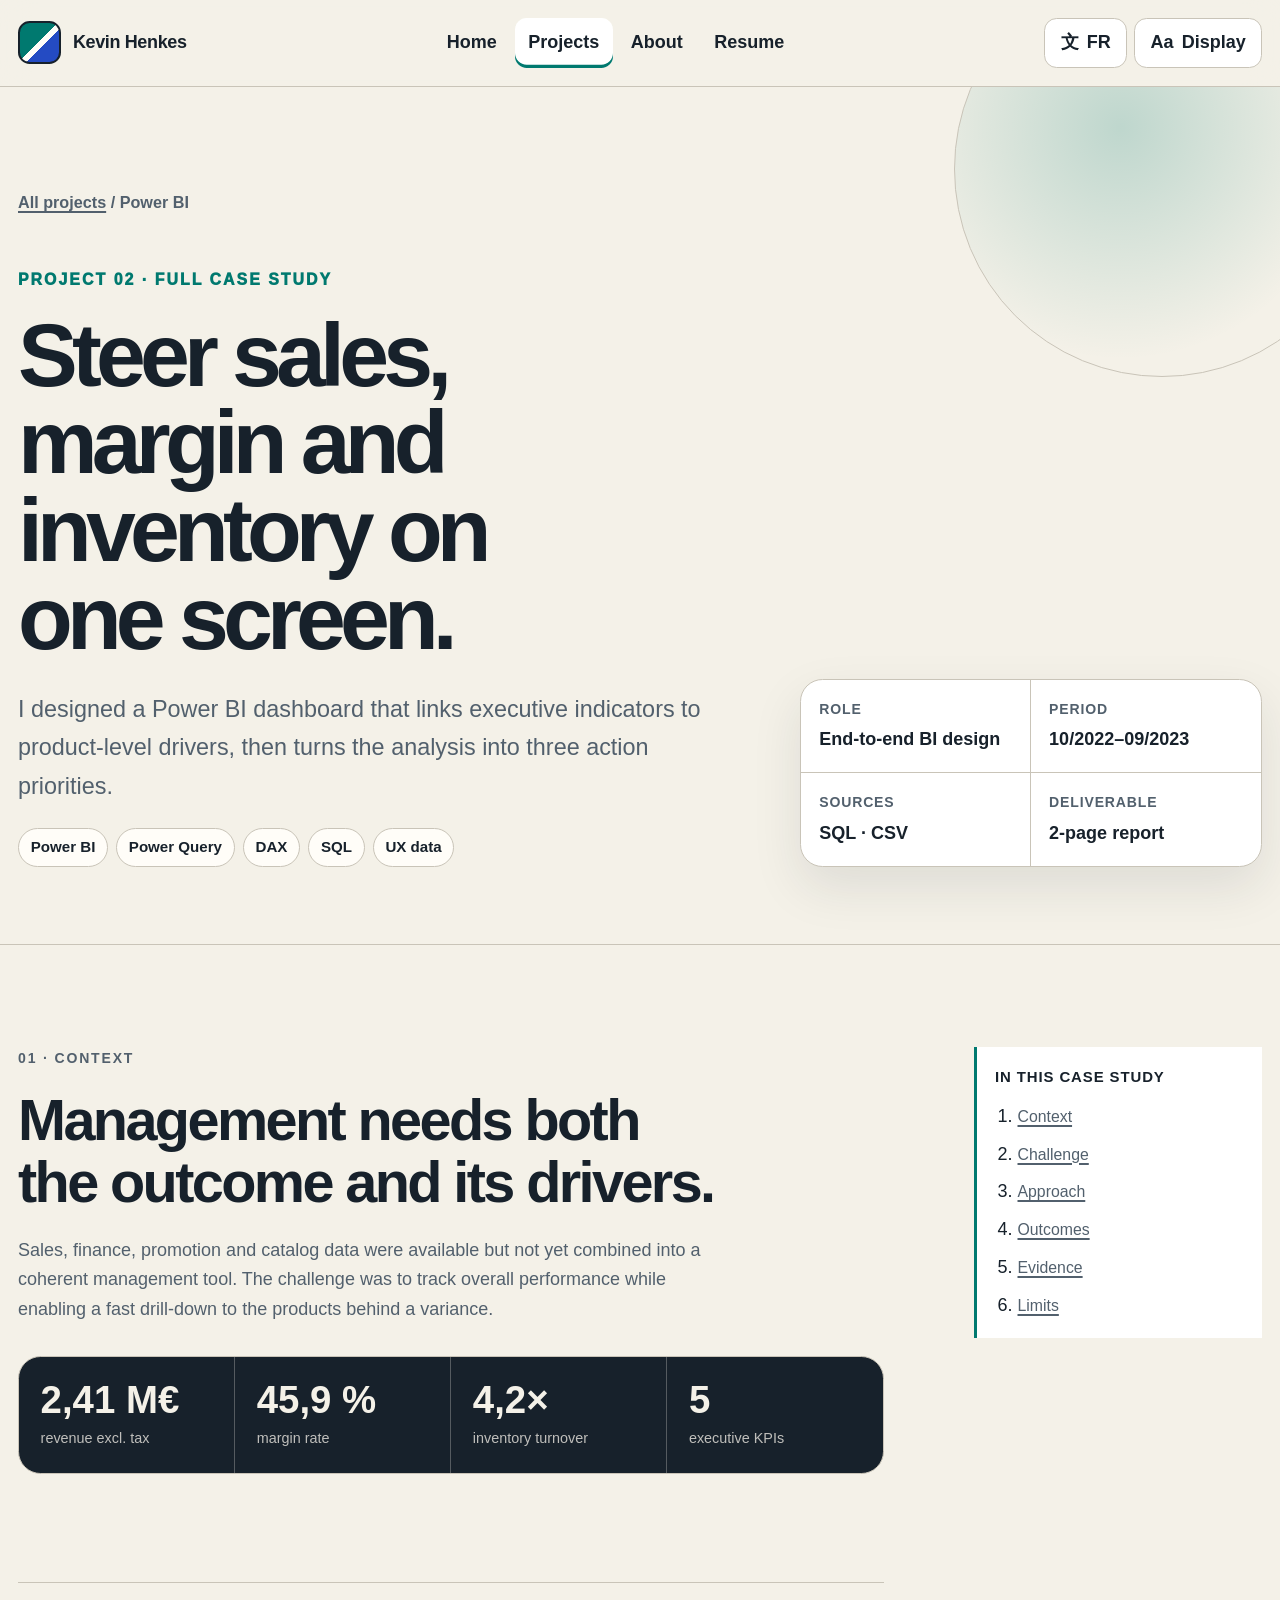
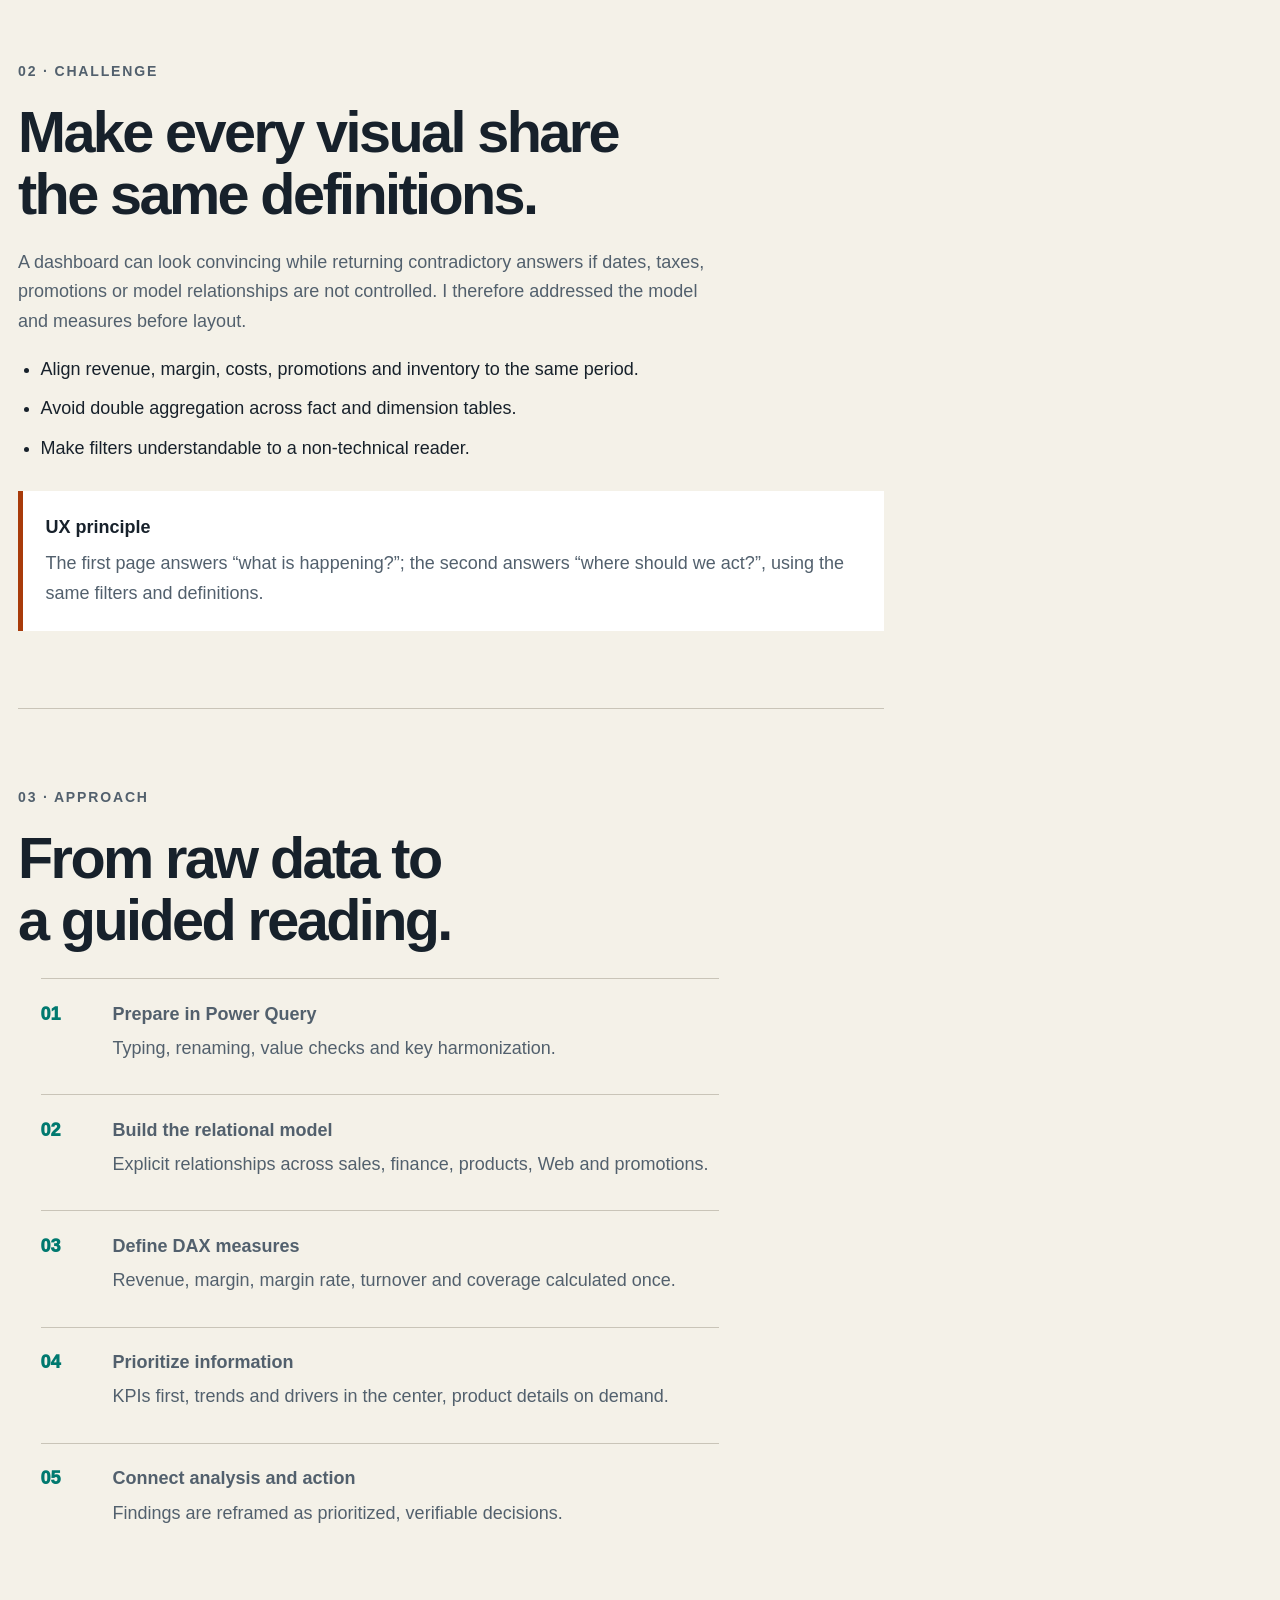
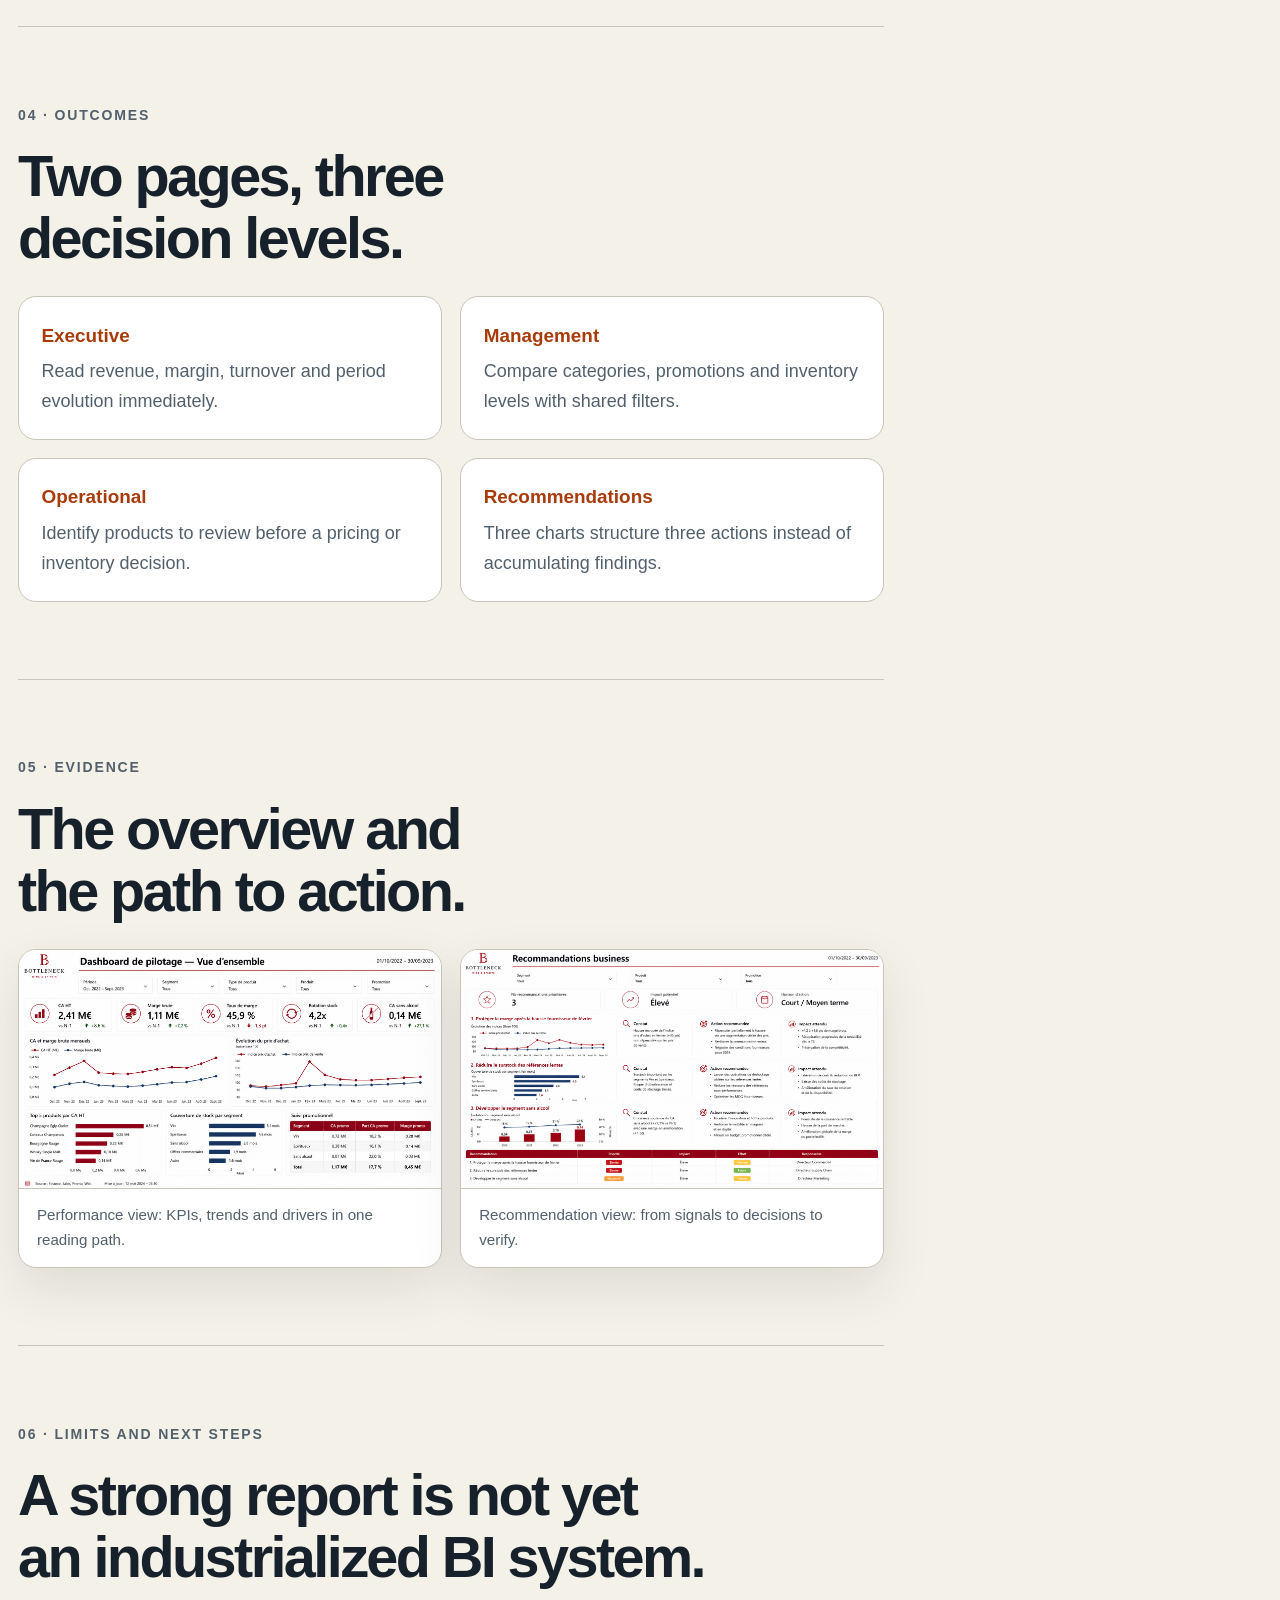
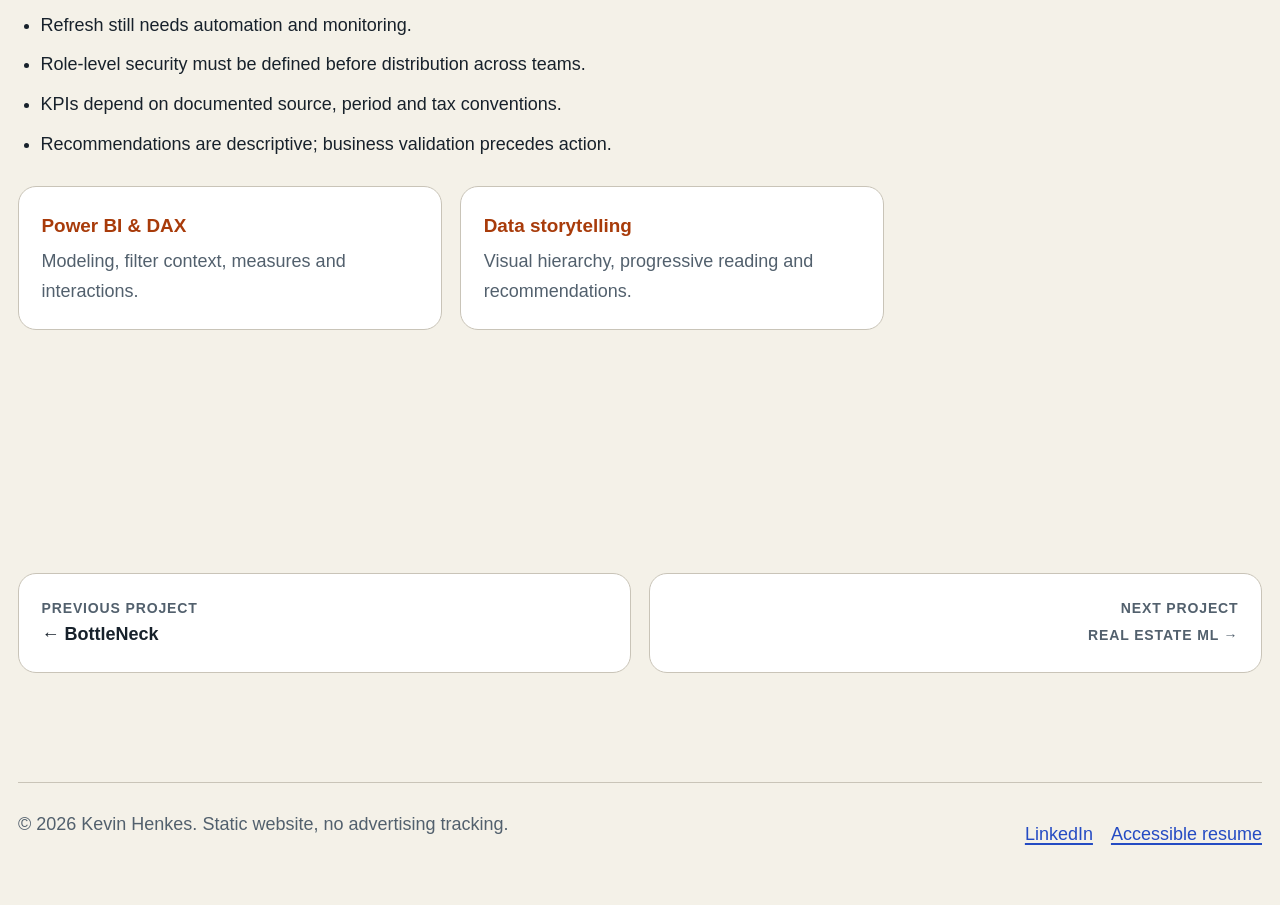
<file: Portfolio_Web_Static/projet-power-bi.html>
<!doctype html>
<html lang="fr">
  <head>
    <meta charset="utf-8">
    <meta name="viewport" content="width=device-width, initial-scale=1">
    <meta name="color-scheme" content="light dark">
    <meta name="theme-color" content="#f4f1e8">
    <meta name="description" content="Étude de cas Power BI : modèle de données, mesures DAX, tableau de bord de pilotage et recommandations sur ventes, marge et stock.">
    <meta property="og:type" content="article">
    <meta property="og:title" content="Power BI — Étude de cas détaillée">
    <meta property="og:description" content="Des sources SQL et CSV à deux pages de décision cohérentes.">
    <title>Power BI — Étude de cas détaillée</title>
    <link rel="stylesheet" href="assets/css/styles.css?v=20260830-1">
    <script src="assets/js/app.js?v=20260830-1" defer></script>
  </head>
  <body data-language="fr" data-theme="light" data-contrast="normal" data-text="normal">
    <span class="sr-only" data-page-title data-lang="fr">Power BI — Étude de cas détaillée</span><span class="sr-only" data-page-title data-lang="en">Power BI — Detailed case study</span>
    <span class="sr-only" data-page-description data-lang="fr">Étude de cas Power BI : modèle de données, mesures DAX, tableau de bord de pilotage et recommandations sur ventes, marge et stock.</span><span class="sr-only" data-page-description data-lang="en">Power BI case study: data model, DAX measures, management dashboard and recommendations for sales, margin and inventory.</span>
    <a class="skip-link" href="#contenu"><span data-lang="fr">Aller au contenu</span><span data-lang="en">Skip to content</span></a>
    <header class="site-header"><div class="container header-row">
      <a class="brand" href="index.html" aria-label="Kevin Henkes — Accueil" data-aria-fr="Kevin Henkes — Accueil" data-aria-en="Kevin Henkes — Home"><span class="brand-mark" aria-hidden="true">KH</span><span class="brand-text">Kevin Henkes</span></a>
      <button class="menu-button" type="button" data-menu-toggle aria-expanded="false" aria-controls="navigation-principale"><span data-lang="fr">Menu</span><span data-lang="en">Menu</span></button>
      <nav class="main-nav" id="navigation-principale" data-main-nav aria-label="Navigation principale" data-aria-fr="Navigation principale" data-aria-en="Main navigation"><ul><li><a href="index.html"><span data-lang="fr">Accueil</span><span data-lang="en">Home</span></a></li><li><a href="projets.html" aria-current="page"><span data-lang="fr">Projets</span><span data-lang="en">Projects</span></a></li><li><a href="a-propos.html"><span data-lang="fr">À propos</span><span data-lang="en">About</span></a></li><li><a href="cv.html"><span data-lang="fr">CV</span><span data-lang="en">Resume</span></a></li></ul></nav>
      <div class="header-actions"><button class="control-button" type="button" data-language-toggle><span aria-hidden="true">文</span><span data-language-label>EN</span></button><button class="control-button" type="button" data-access-toggle aria-expanded="false" aria-controls="reglages-accessibilite"><span aria-hidden="true">Aa</span><span class="control-label" data-lang="fr">Affichage</span><span class="control-label" data-lang="en">Display</span></button></div>
    </div></header>
    <aside class="access-panel" id="reglages-accessibilite" data-access-panel hidden aria-labelledby="titre-accessibilite"><h2 id="titre-accessibilite"><span data-lang="fr">Confort visuel</span><span data-lang="en">Visual comfort</span></h2><p><span data-lang="fr">Ces réglages sont mémorisés uniquement dans votre navigateur.</span><span data-lang="en">These settings are stored only in your browser.</span></p><div class="access-grid"><button class="control-button" type="button" data-theme-toggle aria-pressed="false"><span data-lang="fr">Clair / sombre</span><span data-lang="en">Light / dark</span></button><button class="control-button" type="button" data-contrast-toggle aria-pressed="false"><span data-lang="fr">Contraste +</span><span data-lang="en">Contrast +</span></button><button class="control-button" type="button" data-text-toggle aria-pressed="false"><span data-lang="fr">Texte agrandi</span><span data-lang="en">Larger text</span></button><button class="control-button" type="button" data-language-toggle><span data-lang="fr">English</span><span data-lang="en">Français</span></button></div></aside>

    <main id="contenu">
      <header class="detail-hero"><div class="container"><p class="breadcrumb"><a href="projets.html"><span data-lang="fr">Tous les projets</span><span data-lang="en">All projects</span></a> / Power BI</p><div class="detail-hero-grid"><div>
        <p class="detail-number"><span data-lang="fr">Projet 02 · Étude de cas complète</span><span data-lang="en">Project 02 · Full case study</span></p>
        <h1><span data-lang="fr">Piloter ventes, marge et stock sur un même écran.</span><span data-lang="en">Steer sales, margin and inventory on one screen.</span></h1>
        <p class="detail-lead"><span data-lang="fr">J’ai conçu un tableau de bord Power BI qui relie les indicateurs de direction à leurs causes produit, puis transforme la lecture en trois priorités d’action.</span><span data-lang="en">I designed a Power BI dashboard that links executive indicators to product-level drivers, then turns the analysis into three action priorities.</span></p>
        <ul class="tag-list" aria-label="Technologies"><li>Power BI</li><li>Power Query</li><li>DAX</li><li>SQL</li><li>UX data</li></ul>
      </div><dl class="detail-facts"><div><dt><span data-lang="fr">Rôle</span><span data-lang="en">Role</span></dt><dd><span data-lang="fr">Conception BI complète</span><span data-lang="en">End-to-end BI design</span></dd></div><div><dt><span data-lang="fr">Période</span><span data-lang="en">Period</span></dt><dd>10/2022–09/2023</dd></div><div><dt><span data-lang="fr">Sources</span><span data-lang="en">Sources</span></dt><dd>SQL · CSV</dd></div><div><dt><span data-lang="fr">Livrable</span><span data-lang="en">Deliverable</span></dt><dd><span data-lang="fr">Rapport à 2 pages</span><span data-lang="en">2-page report</span></dd></div></dl></div></div></header>

      <div class="section"><div class="container detail-layout"><div class="detail-content">
        <section class="detail-section" id="contexte"><p class="eyebrow"><span data-lang="fr">01 · Contexte</span><span data-lang="en">01 · Context</span></p><h2><span data-lang="fr">Une direction qui doit voir le résultat et ses causes.</span><span data-lang="en">Management needs both the outcome and its drivers.</span></h2><p><span data-lang="fr">Les données de ventes, de finance, de promotion et de catalogue étaient disponibles, mais pas encore réunies dans un dispositif de pilotage cohérent. L’enjeu consistait à suivre la performance globale tout en permettant une descente rapide vers les produits responsables d’un écart.</span><span data-lang="en">Sales, finance, promotion and catalog data were available but not yet combined into a coherent management tool. The challenge was to track overall performance while enabling a fast drill-down to the products behind a variance.</span></p><div class="metric-band"><div><strong>2,41 M€</strong><span><span data-lang="fr">CA HT</span><span data-lang="en">revenue excl. tax</span></span></div><div><strong>45,9 %</strong><span><span data-lang="fr">taux de marge</span><span data-lang="en">margin rate</span></span></div><div><strong>4,2×</strong><span><span data-lang="fr">rotation du stock</span><span data-lang="en">inventory turnover</span></span></div><div><strong>5</strong><span><span data-lang="fr">KPI directeurs</span><span data-lang="en">executive KPIs</span></span></div></div></section>

        <section class="detail-section" id="defi"><p class="eyebrow"><span data-lang="fr">02 · Défi</span><span data-lang="en">02 · Challenge</span></p><h2><span data-lang="fr">Faire partager les mêmes définitions à chaque visuel.</span><span data-lang="en">Make every visual share the same definitions.</span></h2><p><span data-lang="fr">Un tableau de bord peut être visuellement convaincant tout en donnant des réponses contradictoires si les dates, taxes, promotions ou relations du modèle ne sont pas maîtrisées. J’ai donc traité le modèle et les mesures avant la mise en page.</span><span data-lang="en">A dashboard can look convincing while returning contradictory answers if dates, taxes, promotions or model relationships are not controlled. I therefore addressed the model and measures before layout.</span></p><ul><li><span data-lang="fr">Aligner chiffre d’affaires, marge, coûts, promotions et stock sur la même période.</span><span data-lang="en">Align revenue, margin, costs, promotions and inventory to the same period.</span></li><li><span data-lang="fr">Éviter les doubles agrégations entre tables de faits et dimensions.</span><span data-lang="en">Avoid double aggregation across fact and dimension tables.</span></li><li><span data-lang="fr">Rendre les filtres compréhensibles pour un lecteur non technique.</span><span data-lang="en">Make filters understandable to a non-technical reader.</span></li></ul><div class="decision-note"><strong><span data-lang="fr">Principe UX</span><span data-lang="en">UX principle</span></strong><p><span data-lang="fr">La première page répond « que se passe-t-il ? » ; la seconde répond « où agir ? », avec les mêmes filtres et définitions.</span><span data-lang="en">The first page answers “what is happening?”; the second answers “where should we act?”, using the same filters and definitions.</span></p></div></section>

        <section class="detail-section" id="demarche"><p class="eyebrow"><span data-lang="fr">03 · Démarche</span><span data-lang="en">03 · Approach</span></p><h2><span data-lang="fr">De la donnée brute à une lecture guidée.</span><span data-lang="en">From raw data to a guided reading.</span></h2><ol class="process-list"><li><div><strong><span data-lang="fr">Préparer dans Power Query</span><span data-lang="en">Prepare in Power Query</span></strong><span><span data-lang="fr">Typage, renommage, contrôles de valeurs et harmonisation des clés.</span><span data-lang="en">Typing, renaming, value checks and key harmonization.</span></span></div></li><li><div><strong><span data-lang="fr">Construire le modèle relationnel</span><span data-lang="en">Build the relational model</span></strong><span><span data-lang="fr">Relations explicites entre ventes, finance, produits, Web et promotions.</span><span data-lang="en">Explicit relationships across sales, finance, products, Web and promotions.</span></span></div></li><li><div><strong><span data-lang="fr">Définir les mesures DAX</span><span data-lang="en">Define DAX measures</span></strong><span><span data-lang="fr">CA, marge, taux de marge, rotation et couverture calculés une seule fois.</span><span data-lang="en">Revenue, margin, margin rate, turnover and coverage calculated once.</span></span></div></li><li><div><strong><span data-lang="fr">Hiérarchiser l’information</span><span data-lang="en">Prioritize information</span></strong><span><span data-lang="fr">KPI en tête, tendances et causes au centre, détails produit à la demande.</span><span data-lang="en">KPIs first, trends and drivers in the center, product details on demand.</span></span></div></li><li><div><strong><span data-lang="fr">Relier analyse et action</span><span data-lang="en">Connect analysis and action</span></strong><span><span data-lang="fr">Les constats sont reformulés en décisions priorisées et vérifiables.</span><span data-lang="en">Findings are reframed as prioritized, verifiable decisions.</span></span></div></li></ol></section>

        <section class="detail-section" id="resultats"><p class="eyebrow"><span data-lang="fr">04 · Résultats</span><span data-lang="en">04 · Outcomes</span></p><h2><span data-lang="fr">Deux pages, trois niveaux de décision.</span><span data-lang="en">Two pages, three decision levels.</span></h2><div class="insight-grid"><article class="insight-card"><strong><span data-lang="fr">Direction</span><span data-lang="en">Executive</span></strong><p><span data-lang="fr">Lire immédiatement CA, marge, rotation et évolution de la période.</span><span data-lang="en">Read revenue, margin, turnover and period evolution immediately.</span></p></article><article class="insight-card"><strong><span data-lang="fr">Pilotage</span><span data-lang="en">Management</span></strong><p><span data-lang="fr">Comparer catégories, promotions et niveaux de stock avec des filtres communs.</span><span data-lang="en">Compare categories, promotions and inventory levels with shared filters.</span></p></article><article class="insight-card"><strong><span data-lang="fr">Opérationnel</span><span data-lang="en">Operational</span></strong><p><span data-lang="fr">Repérer les références à contrôler avant une décision de prix ou de stock.</span><span data-lang="en">Identify products to review before a pricing or inventory decision.</span></p></article><article class="insight-card"><strong><span data-lang="fr">Recommandations</span><span data-lang="en">Recommendations</span></strong><p><span data-lang="fr">Trois graphiques structurent trois actions plutôt qu’une accumulation de constats.</span><span data-lang="en">Three charts structure three actions instead of accumulating findings.</span></p></article></div></section>

        <section class="detail-section" id="preuves"><p class="eyebrow"><span data-lang="fr">05 · Preuves</span><span data-lang="en">05 · Evidence</span></p><h2><span data-lang="fr">La synthèse et le passage à l’action.</span><span data-lang="en">The overview and the path to action.</span></h2><div class="evidence-grid"><figure class="evidence-card"><img src="assets/images/powerbi-overview.png" width="1600" height="900" alt="" data-alt-fr="Tableau de bord Power BI avec chiffre d’affaires, marge, stock et promotions" data-alt-en="Power BI dashboard with revenue, margin, inventory and promotions"><figcaption><span data-lang="fr">Vue performance : KPI, tendances et causes dans un même parcours de lecture.</span><span data-lang="en">Performance view: KPIs, trends and drivers in one reading path.</span></figcaption></figure><figure class="evidence-card"><img src="assets/images/powerbi-actions.png" width="1600" height="900" alt="" data-alt-fr="Page Power BI de recommandations et de priorisation produit" data-alt-en="Power BI recommendations and product-prioritization page"><figcaption><span data-lang="fr">Vue recommandations : des signaux aux décisions à vérifier.</span><span data-lang="en">Recommendation view: from signals to decisions to verify.</span></figcaption></figure></div></section>

        <section class="detail-section" id="limites"><p class="eyebrow"><span data-lang="fr">06 · Limites et suite</span><span data-lang="en">06 · Limits and next steps</span></p><h2><span data-lang="fr">Un bon rapport n’est pas encore un système BI industrialisé.</span><span data-lang="en">A strong report is not yet an industrialized BI system.</span></h2><ul><li><span data-lang="fr">Le rafraîchissement reste à automatiser et à surveiller.</span><span data-lang="en">Refresh still needs automation and monitoring.</span></li><li><span data-lang="fr">La sécurité par rôle doit être définie avant diffusion à plusieurs métiers.</span><span data-lang="en">Role-level security must be defined before distribution across teams.</span></li><li><span data-lang="fr">Les KPI dépendent des conventions de source, de période et de fiscalité documentées.</span><span data-lang="en">KPIs depend on documented source, period and tax conventions.</span></li><li><span data-lang="fr">Les recommandations sont descriptives : une validation métier précède toute action.</span><span data-lang="en">Recommendations are descriptive; business validation precedes action.</span></li></ul><div class="insight-grid"><article class="insight-card"><strong>Power BI & DAX</strong><p><span data-lang="fr">Modélisation, contexte de filtre, mesures et interactions.</span><span data-lang="en">Modeling, filter context, measures and interactions.</span></p></article><article class="insight-card"><strong>Data storytelling</strong><p><span data-lang="fr">Hiérarchie visuelle, lecture progressive et recommandations.</span><span data-lang="en">Visual hierarchy, progressive reading and recommendations.</span></p></article></div></section>
      </div>
      <nav class="detail-toc" aria-label="Sommaire du projet" data-aria-fr="Sommaire du projet" data-aria-en="Project table of contents"><strong><span data-lang="fr">Dans cette étude</span><span data-lang="en">In this case study</span></strong><ol><li><a href="#contexte"><span data-lang="fr">Contexte</span><span data-lang="en">Context</span></a></li><li><a href="#defi"><span data-lang="fr">Défi</span><span data-lang="en">Challenge</span></a></li><li><a href="#demarche"><span data-lang="fr">Démarche</span><span data-lang="en">Approach</span></a></li><li><a href="#resultats"><span data-lang="fr">Résultats</span><span data-lang="en">Outcomes</span></a></li><li><a href="#preuves"><span data-lang="fr">Preuves</span><span data-lang="en">Evidence</span></a></li><li><a href="#limites"><span data-lang="fr">Limites</span><span data-lang="en">Limits</span></a></li></ol></nav>
      </div></div>
      <nav class="container project-pagination" aria-label="Navigation entre les projets" data-aria-fr="Navigation entre les projets" data-aria-en="Project navigation"><a href="projet-bottleneck.html"><span><span data-lang="fr">Projet précédent</span><span data-lang="en">Previous project</span></span>← BottleNeck</a><a href="projet-immobilier.html"><span><span data-lang="fr">Projet suivant</span><span data-lang="en">Next project</span></span><span data-lang="fr">Immobilier ML →</span><span data-lang="en">Real estate ML →</span></a></nav>
    </main>
    <footer class="site-footer"><div class="container footer-row"><p>© <span data-current-year>2026</span> Kevin Henkes. <span data-lang="fr">Site statique, sans suivi publicitaire.</span><span data-lang="en">Static website, no advertising tracking.</span></p><ul class="footer-links"><li><a href="https://www.linkedin.com/in/kevinhenkes/" target="_blank" rel="noopener noreferrer">LinkedIn</a></li><li><a href="cv.html"><span data-lang="fr">CV accessible</span><span data-lang="en">Accessible resume</span></a></li></ul></div></footer>
  </body>
</html>
</file>
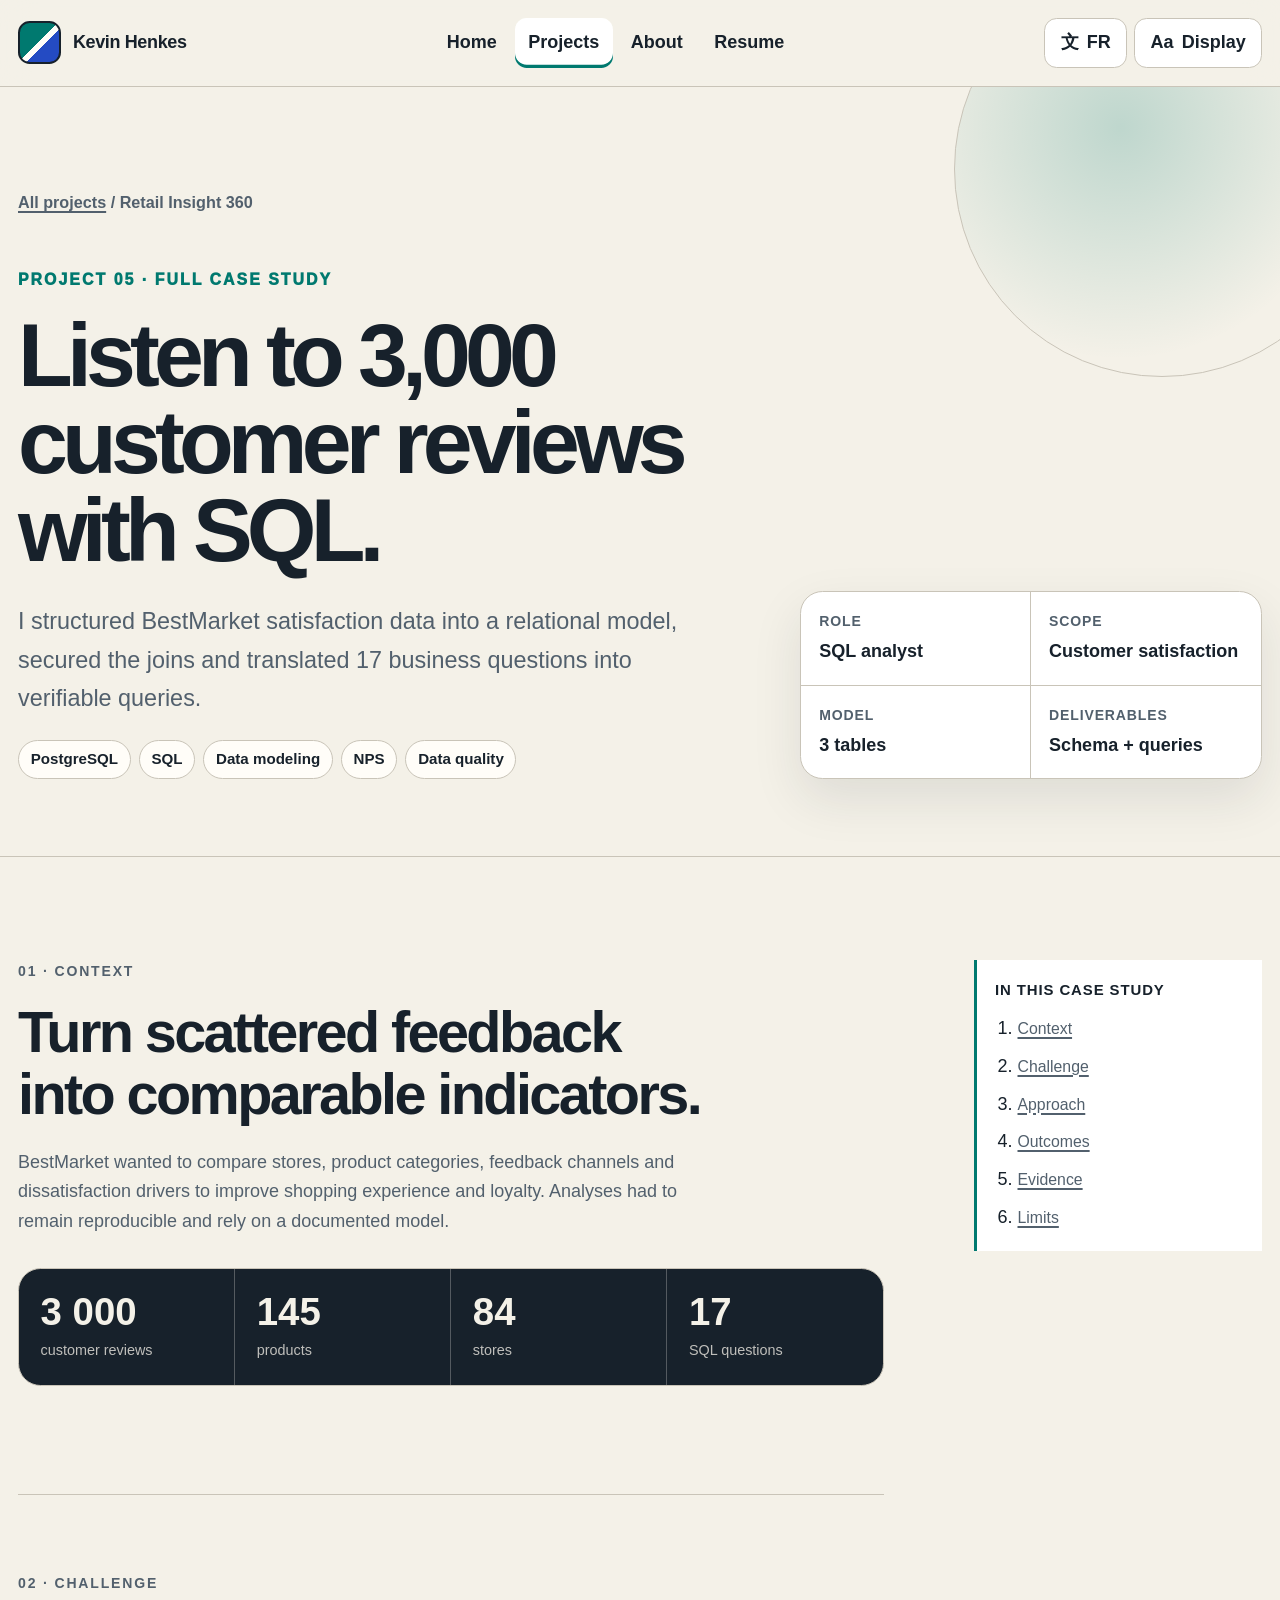
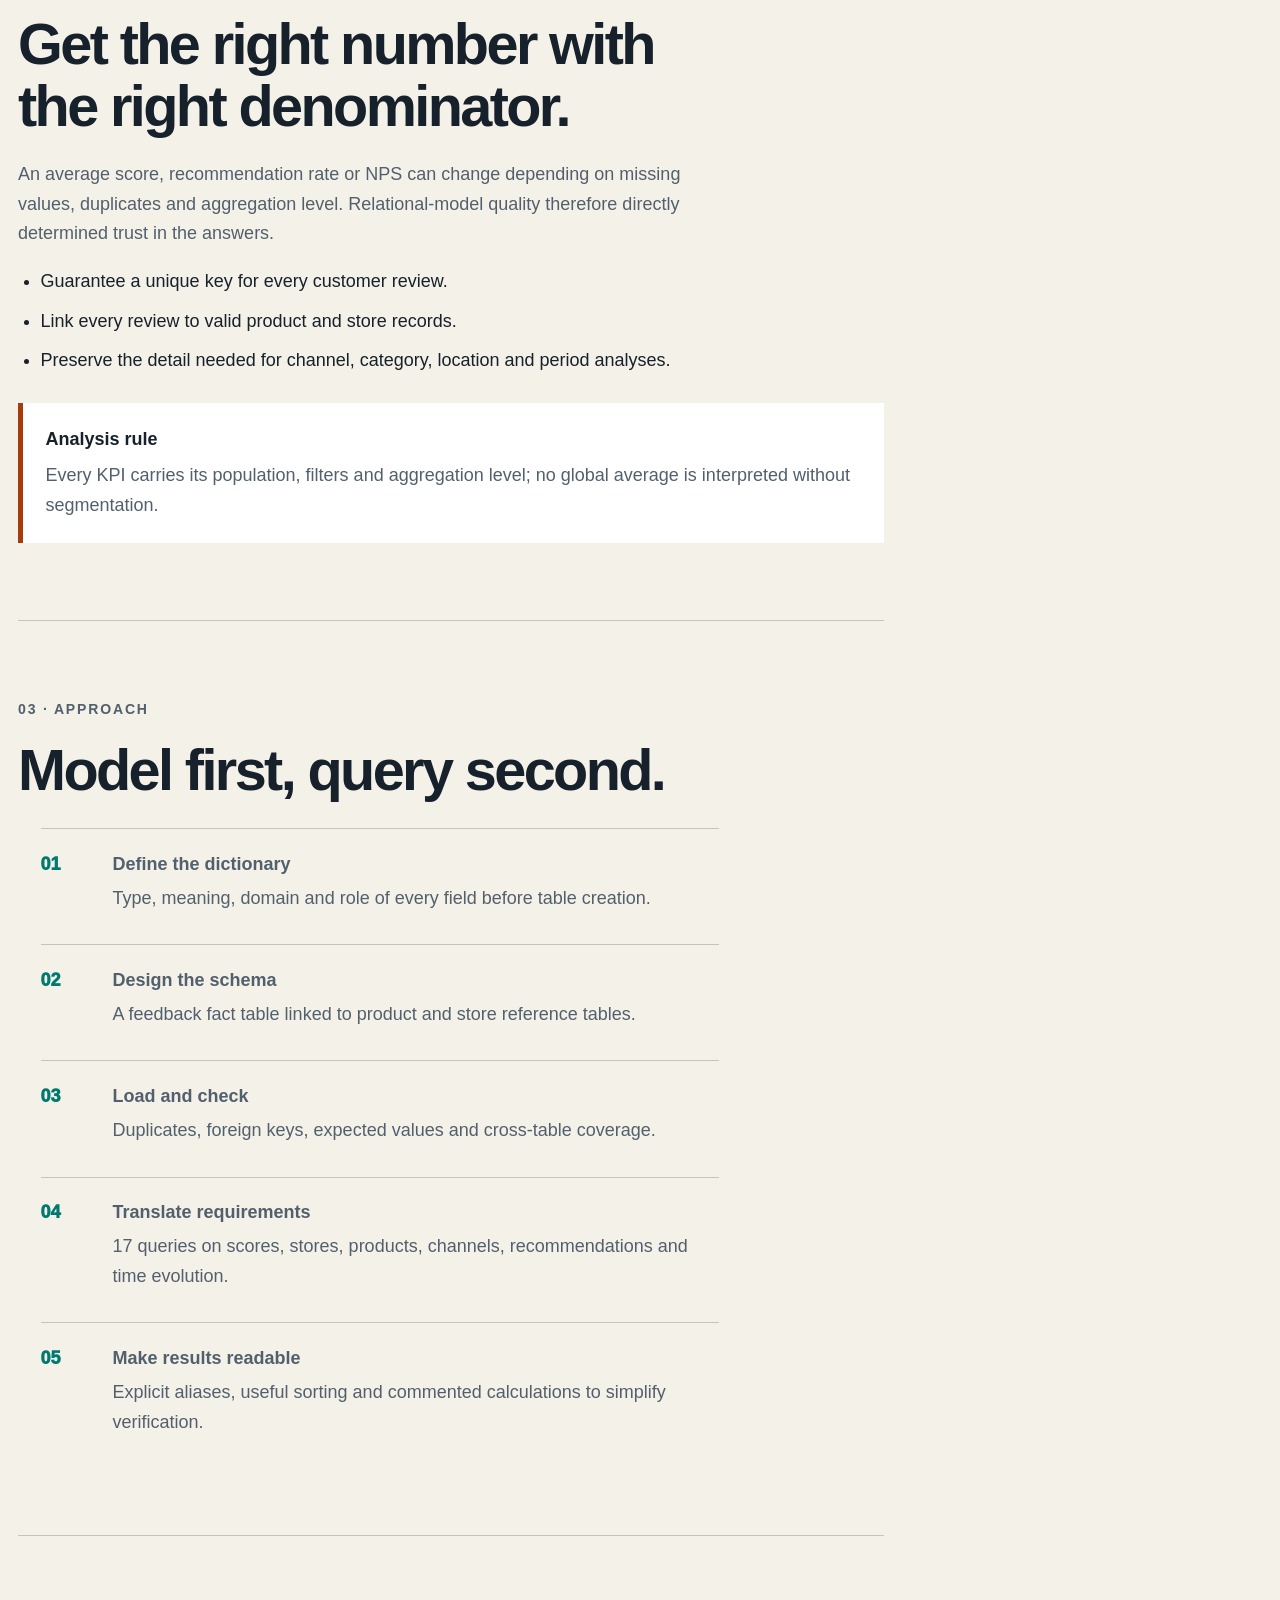
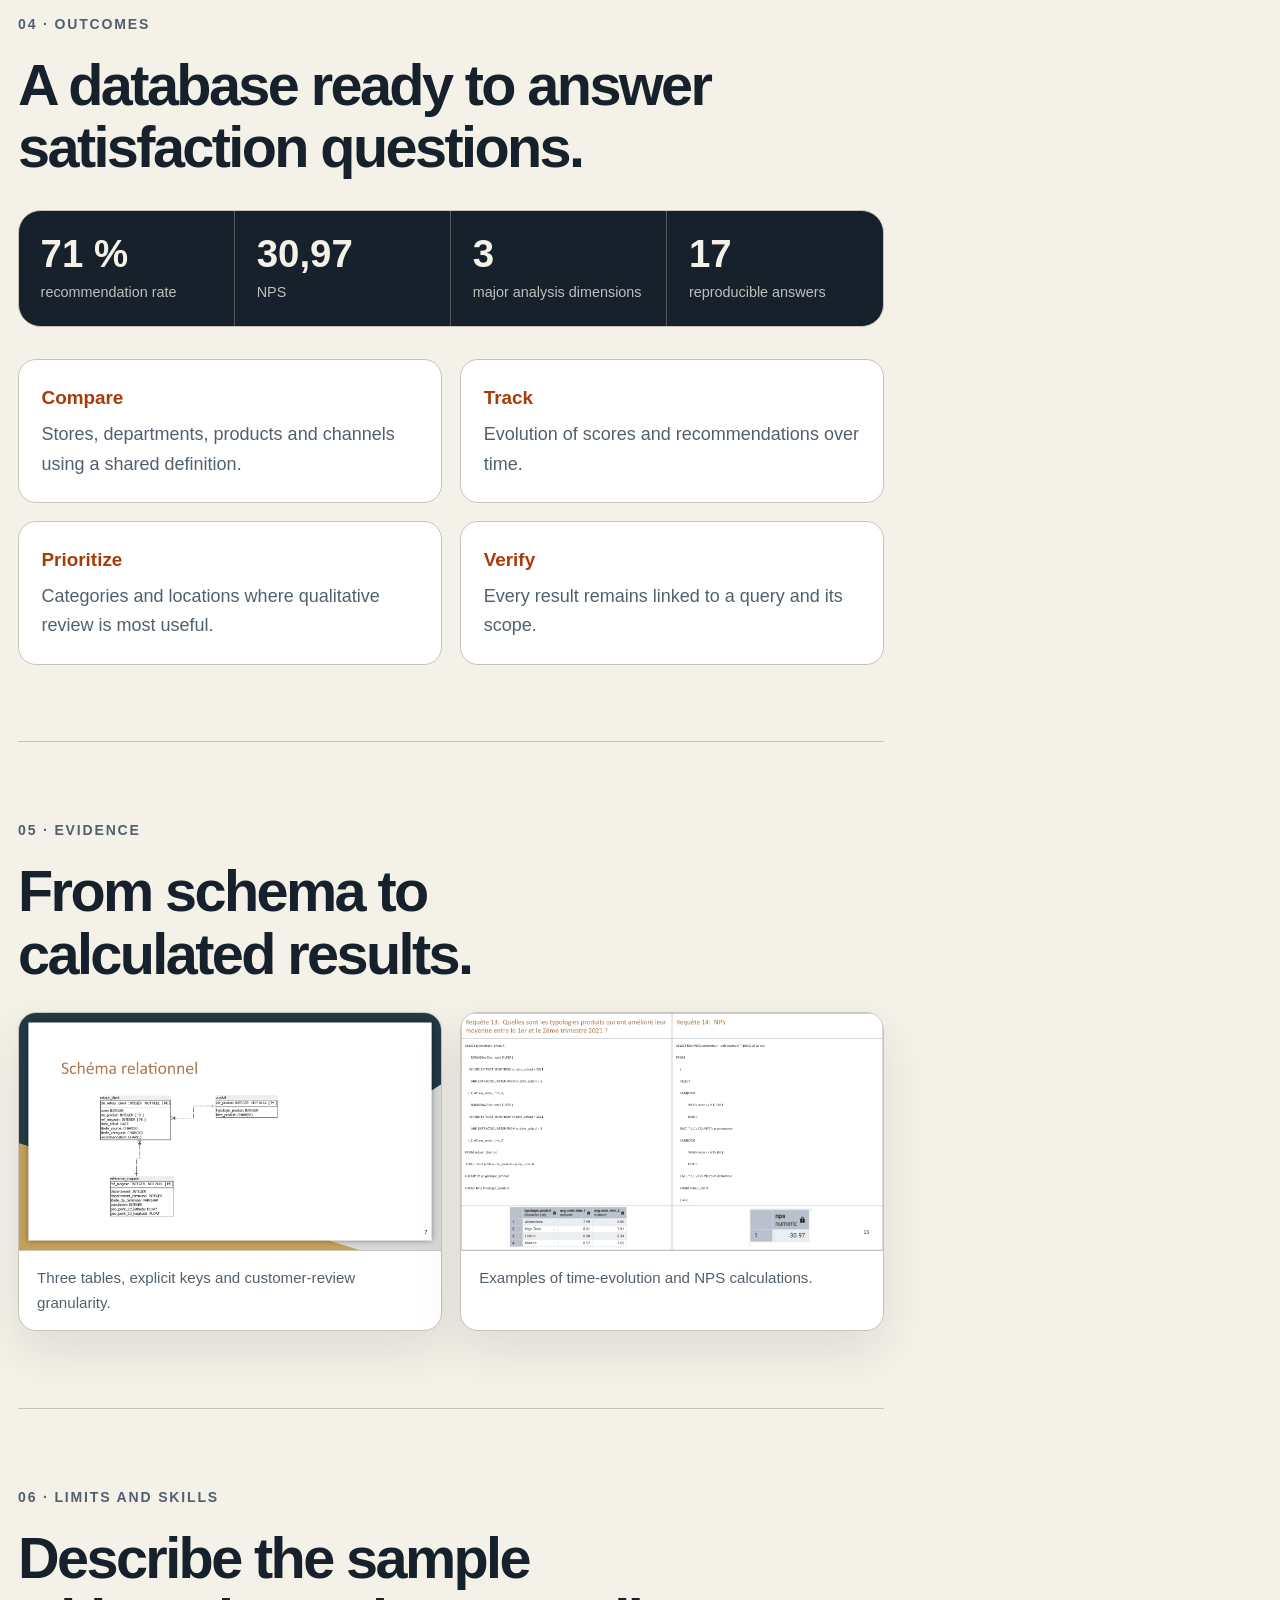
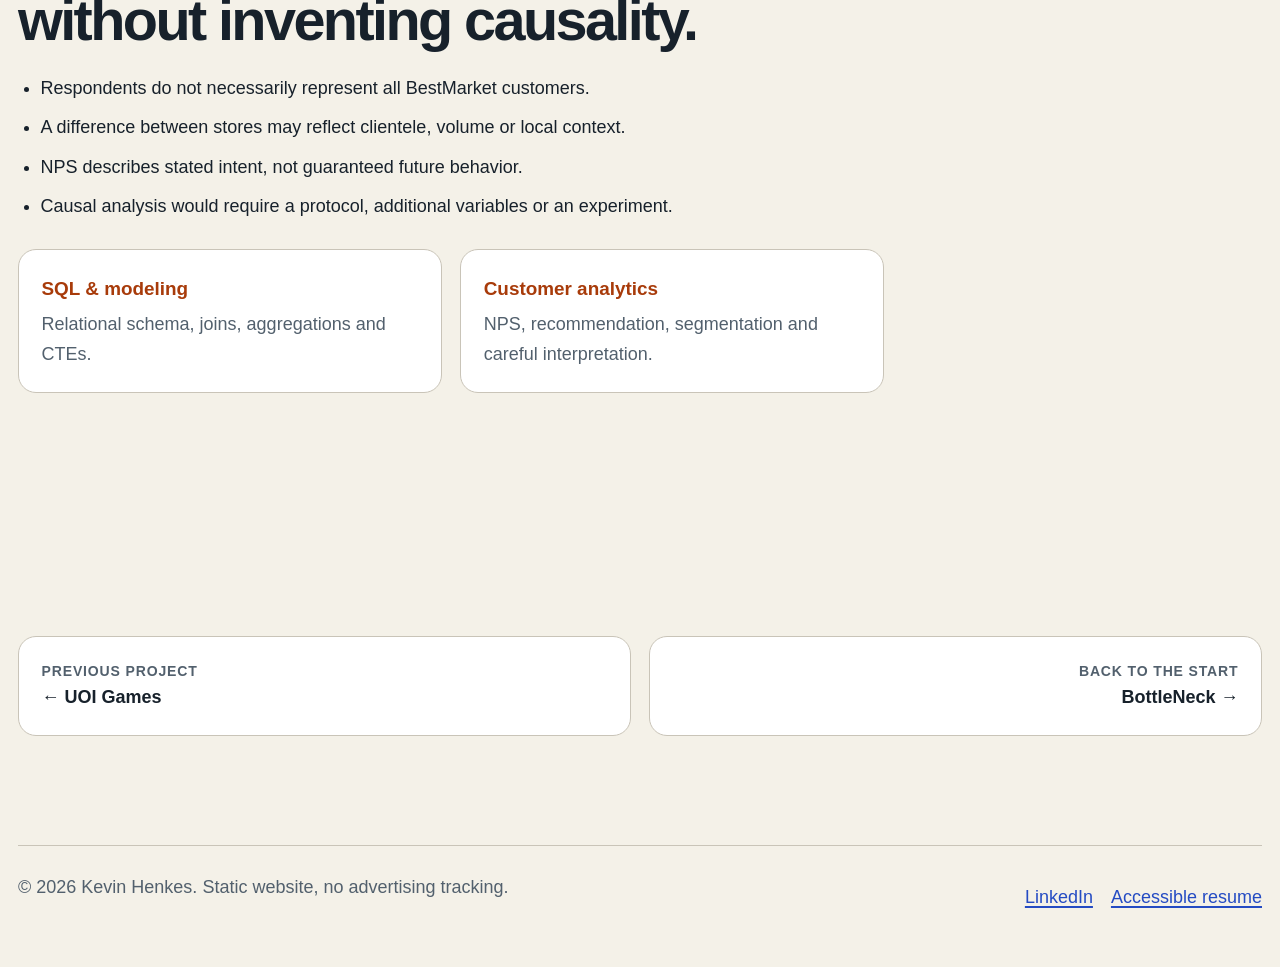
<file: Portfolio_Web_Static/projet-retail-sql.html>
<!doctype html>
<html lang="fr">
  <head>
    <meta charset="utf-8"><meta name="viewport" content="width=device-width, initial-scale=1"><meta name="color-scheme" content="light dark"><meta name="theme-color" content="#f4f1e8">
    <meta name="description" content="Étude de cas Retail Insight 360 : modèle relationnel PostgreSQL, qualité des données et 17 requêtes d’analyse de la satisfaction client.">
    <meta property="og:type" content="article"><meta property="og:title" content="Retail Insight 360 — Étude de cas détaillée"><meta property="og:description" content="Structurer 3 000 retours clients et répondre à 17 questions métier avec SQL.">
    <title>Retail Insight 360 — Étude de cas détaillée</title><link rel="stylesheet" href="assets/css/styles.css?v=20260830-1"><script src="assets/js/app.js?v=20260830-1" defer></script>
  </head>
  <body data-language="fr" data-theme="light" data-contrast="normal" data-text="normal">
    <span class="sr-only" data-page-title data-lang="fr">Retail Insight 360 — Étude de cas détaillée</span><span class="sr-only" data-page-title data-lang="en">Retail Insight 360 — Detailed case study</span><span class="sr-only" data-page-description data-lang="fr">Étude de cas Retail Insight 360 : modèle relationnel PostgreSQL, qualité des données et 17 requêtes d’analyse de la satisfaction client.</span><span class="sr-only" data-page-description data-lang="en">Retail Insight 360 case study: PostgreSQL relational model, data quality and 17 customer-satisfaction analysis queries.</span>
    <a class="skip-link" href="#contenu"><span data-lang="fr">Aller au contenu</span><span data-lang="en">Skip to content</span></a>
    <header class="site-header"><div class="container header-row"><a class="brand" href="index.html" aria-label="Kevin Henkes — Accueil" data-aria-fr="Kevin Henkes — Accueil" data-aria-en="Kevin Henkes — Home"><span class="brand-mark" aria-hidden="true">KH</span><span class="brand-text">Kevin Henkes</span></a><button class="menu-button" type="button" data-menu-toggle aria-expanded="false" aria-controls="navigation-principale"><span data-lang="fr">Menu</span><span data-lang="en">Menu</span></button><nav class="main-nav" id="navigation-principale" data-main-nav aria-label="Navigation principale" data-aria-fr="Navigation principale" data-aria-en="Main navigation"><ul><li><a href="index.html"><span data-lang="fr">Accueil</span><span data-lang="en">Home</span></a></li><li><a href="projets.html" aria-current="page"><span data-lang="fr">Projets</span><span data-lang="en">Projects</span></a></li><li><a href="a-propos.html"><span data-lang="fr">À propos</span><span data-lang="en">About</span></a></li><li><a href="cv.html"><span data-lang="fr">CV</span><span data-lang="en">Resume</span></a></li></ul></nav><div class="header-actions"><button class="control-button" type="button" data-language-toggle><span aria-hidden="true">文</span><span data-language-label>EN</span></button><button class="control-button" type="button" data-access-toggle aria-expanded="false" aria-controls="reglages-accessibilite"><span aria-hidden="true">Aa</span><span class="control-label" data-lang="fr">Affichage</span><span class="control-label" data-lang="en">Display</span></button></div></div></header>
    <aside class="access-panel" id="reglages-accessibilite" data-access-panel hidden aria-labelledby="titre-accessibilite"><h2 id="titre-accessibilite"><span data-lang="fr">Confort visuel</span><span data-lang="en">Visual comfort</span></h2><p><span data-lang="fr">Ces réglages sont mémorisés uniquement dans votre navigateur.</span><span data-lang="en">These settings are stored only in your browser.</span></p><div class="access-grid"><button class="control-button" type="button" data-theme-toggle aria-pressed="false"><span data-lang="fr">Clair / sombre</span><span data-lang="en">Light / dark</span></button><button class="control-button" type="button" data-contrast-toggle aria-pressed="false"><span data-lang="fr">Contraste +</span><span data-lang="en">Contrast +</span></button><button class="control-button" type="button" data-text-toggle aria-pressed="false"><span data-lang="fr">Texte agrandi</span><span data-lang="en">Larger text</span></button><button class="control-button" type="button" data-language-toggle><span data-lang="fr">English</span><span data-lang="en">Français</span></button></div></aside>
    <main id="contenu">
      <header class="detail-hero"><div class="container"><p class="breadcrumb"><a href="projets.html"><span data-lang="fr">Tous les projets</span><span data-lang="en">All projects</span></a> / Retail Insight 360</p><div class="detail-hero-grid"><div><p class="detail-number"><span data-lang="fr">Projet 05 · Étude de cas complète</span><span data-lang="en">Project 05 · Full case study</span></p><h1><span data-lang="fr">Écouter 3 000 retours clients avec SQL.</span><span data-lang="en">Listen to 3,000 customer reviews with SQL.</span></h1><p class="detail-lead"><span data-lang="fr">J’ai structuré les données de satisfaction de BestMarket dans un modèle relationnel, sécurisé les jointures et traduit 17 questions métier en requêtes vérifiables.</span><span data-lang="en">I structured BestMarket satisfaction data into a relational model, secured the joins and translated 17 business questions into verifiable queries.</span></p><ul class="tag-list" aria-label="Technologies"><li>PostgreSQL</li><li>SQL</li><li>Data modeling</li><li>NPS</li><li>Data quality</li></ul></div><dl class="detail-facts"><div><dt><span data-lang="fr">Rôle</span><span data-lang="en">Role</span></dt><dd><span data-lang="fr">Analyste SQL</span><span data-lang="en">SQL analyst</span></dd></div><div><dt><span data-lang="fr">Périmètre</span><span data-lang="en">Scope</span></dt><dd><span data-lang="fr">Satisfaction client</span><span data-lang="en">Customer satisfaction</span></dd></div><div><dt><span data-lang="fr">Modèle</span><span data-lang="en">Model</span></dt><dd>3 <span data-lang="fr">tables</span><span data-lang="en">tables</span></dd></div><div><dt><span data-lang="fr">Livrables</span><span data-lang="en">Deliverables</span></dt><dd><span data-lang="fr">Schéma + requêtes</span><span data-lang="en">Schema + queries</span></dd></div></dl></div></div></header>
      <div class="section"><div class="container detail-layout"><div class="detail-content">
        <section class="detail-section" id="contexte"><p class="eyebrow"><span data-lang="fr">01 · Contexte</span><span data-lang="en">01 · Context</span></p><h2><span data-lang="fr">Transformer des avis dispersés en indicateurs comparables.</span><span data-lang="en">Turn scattered feedback into comparable indicators.</span></h2><p><span data-lang="fr">BestMarket voulait comparer les magasins, les catégories de produits, les canaux de retour et les motifs d’insatisfaction afin d’améliorer l’expérience d’achat et la fidélisation. Les analyses devaient rester reproductibles et reposer sur un modèle documenté.</span><span data-lang="en">BestMarket wanted to compare stores, product categories, feedback channels and dissatisfaction drivers to improve shopping experience and loyalty. Analyses had to remain reproducible and rely on a documented model.</span></p><div class="metric-band"><div><strong>3 000</strong><span><span data-lang="fr">retours clients</span><span data-lang="en">customer reviews</span></span></div><div><strong>145</strong><span><span data-lang="fr">produits</span><span data-lang="en">products</span></span></div><div><strong>84</strong><span><span data-lang="fr">magasins</span><span data-lang="en">stores</span></span></div><div><strong>17</strong><span><span data-lang="fr">questions SQL</span><span data-lang="en">SQL questions</span></span></div></div></section>
        <section class="detail-section" id="defi"><p class="eyebrow"><span data-lang="fr">02 · Défi</span><span data-lang="en">02 · Challenge</span></p><h2><span data-lang="fr">Obtenir le bon chiffre avec le bon dénominateur.</span><span data-lang="en">Get the right number with the right denominator.</span></h2><p><span data-lang="fr">Une note moyenne, un taux de recommandation ou un NPS peuvent changer selon le traitement des valeurs manquantes, les doublons et le niveau d’agrégation. La qualité du modèle relationnel conditionnait donc directement la confiance dans les réponses.</span><span data-lang="en">An average score, recommendation rate or NPS can change depending on missing values, duplicates and aggregation level. Relational-model quality therefore directly determined trust in the answers.</span></p><ul><li><span data-lang="fr">Garantir une clé unique pour chaque retour client.</span><span data-lang="en">Guarantee a unique key for every customer review.</span></li><li><span data-lang="fr">Relier chaque retour à un produit et à un magasin valides.</span><span data-lang="en">Link every review to valid product and store records.</span></li><li><span data-lang="fr">Conserver le détail nécessaire aux analyses par source, catégorie, lieu et période.</span><span data-lang="en">Preserve the detail needed for channel, category, location and period analyses.</span></li></ul><div class="decision-note"><strong><span data-lang="fr">Règle d’analyse</span><span data-lang="en">Analysis rule</span></strong><p><span data-lang="fr">Chaque KPI est accompagné de sa population, de ses filtres et de son niveau d’agrégation ; aucune moyenne globale n’est interprétée sans segmentation.</span><span data-lang="en">Every KPI carries its population, filters and aggregation level; no global average is interpreted without segmentation.</span></p></div></section>
        <section class="detail-section" id="demarche"><p class="eyebrow"><span data-lang="fr">03 · Démarche</span><span data-lang="en">03 · Approach</span></p><h2><span data-lang="fr">Modéliser d’abord, interroger ensuite.</span><span data-lang="en">Model first, query second.</span></h2><ol class="process-list"><li><div><strong><span data-lang="fr">Définir le dictionnaire</span><span data-lang="en">Define the dictionary</span></strong><span><span data-lang="fr">Type, sens, domaine et rôle de chaque champ avant création des tables.</span><span data-lang="en">Type, meaning, domain and role of every field before table creation.</span></span></div></li><li><div><strong><span data-lang="fr">Concevoir le schéma</span><span data-lang="en">Design the schema</span></strong><span><span data-lang="fr">Une table de faits de retours reliée aux référentiels produit et magasin.</span><span data-lang="en">A feedback fact table linked to product and store reference tables.</span></span></div></li><li><div><strong><span data-lang="fr">Charger et contrôler</span><span data-lang="en">Load and check</span></strong><span><span data-lang="fr">Doublons, clés étrangères, valeurs attendues et couverture entre tables.</span><span data-lang="en">Duplicates, foreign keys, expected values and cross-table coverage.</span></span></div></li><li><div><strong><span data-lang="fr">Traduire les besoins</span><span data-lang="en">Translate requirements</span></strong><span><span data-lang="fr">17 requêtes sur notes, magasins, produits, canaux, recommandations et évolution temporelle.</span><span data-lang="en">17 queries on scores, stores, products, channels, recommendations and time evolution.</span></span></div></li><li><div><strong><span data-lang="fr">Rendre les résultats lisibles</span><span data-lang="en">Make results readable</span></strong><span><span data-lang="fr">Alias explicites, tris utiles et calculs commentés pour faciliter la vérification.</span><span data-lang="en">Explicit aliases, useful sorting and commented calculations to simplify verification.</span></span></div></li></ol></section>
        <section class="detail-section" id="resultats"><p class="eyebrow"><span data-lang="fr">04 · Résultats</span><span data-lang="en">04 · Outcomes</span></p><h2><span data-lang="fr">Une base prête à répondre aux questions de satisfaction.</span><span data-lang="en">A database ready to answer satisfaction questions.</span></h2><div class="metric-band"><div><strong>71 %</strong><span><span data-lang="fr">taux de recommandation</span><span data-lang="en">recommendation rate</span></span></div><div><strong>30,97</strong><span>NPS</span></div><div><strong>3</strong><span><span data-lang="fr">dimensions d’analyse majeures</span><span data-lang="en">major analysis dimensions</span></span></div><div><strong>17</strong><span><span data-lang="fr">réponses reproductibles</span><span data-lang="en">reproducible answers</span></span></div></div><div class="insight-grid"><article class="insight-card"><strong><span data-lang="fr">Comparer</span><span data-lang="en">Compare</span></strong><p><span data-lang="fr">Magasins, départements, produits et sources sur une définition commune.</span><span data-lang="en">Stores, departments, products and channels using a shared definition.</span></p></article><article class="insight-card"><strong><span data-lang="fr">Suivre</span><span data-lang="en">Track</span></strong><p><span data-lang="fr">Évolution des notes et recommandations dans le temps.</span><span data-lang="en">Evolution of scores and recommendations over time.</span></p></article><article class="insight-card"><strong><span data-lang="fr">Prioriser</span><span data-lang="en">Prioritize</span></strong><p><span data-lang="fr">Catégories et lieux où une revue qualitative est la plus utile.</span><span data-lang="en">Categories and locations where qualitative review is most useful.</span></p></article><article class="insight-card"><strong><span data-lang="fr">Vérifier</span><span data-lang="en">Verify</span></strong><p><span data-lang="fr">Chaque résultat reste relié à une requête et à son périmètre.</span><span data-lang="en">Every result remains linked to a query and its scope.</span></p></article></div></section>
        <section class="detail-section" id="preuves"><p class="eyebrow"><span data-lang="fr">05 · Preuves</span><span data-lang="en">05 · Evidence</span></p><h2><span data-lang="fr">Du schéma aux résultats calculés.</span><span data-lang="en">From schema to calculated results.</span></h2><div class="evidence-grid"><figure class="evidence-card"><img src="assets/images/sql-schema.png" width="1600" height="900" alt="" data-alt-fr="Schéma relationnel des tables retour client, produit et référence magasin" data-alt-en="Relational schema for customer feedback, product and store reference tables"><figcaption><span data-lang="fr">Trois tables, des clés explicites et une granularité de retour client.</span><span data-lang="en">Three tables, explicit keys and customer-review granularity.</span></figcaption></figure><figure class="evidence-card"><img src="assets/images/sql-results.png" width="1600" height="900" alt="" data-alt-fr="Requêtes SQL sur la progression trimestrielle et le Net Promoter Score" data-alt-en="SQL queries for quarterly evolution and Net Promoter Score"><figcaption><span data-lang="fr">Exemples de calculs sur l’évolution temporelle et le NPS.</span><span data-lang="en">Examples of time-evolution and NPS calculations.</span></figcaption></figure></div></section>
        <section class="detail-section" id="limites"><p class="eyebrow"><span data-lang="fr">06 · Limites et compétences</span><span data-lang="en">06 · Limits and skills</span></p><h2><span data-lang="fr">Décrire l’échantillon sans inventer de causalité.</span><span data-lang="en">Describe the sample without inventing causality.</span></h2><ul><li><span data-lang="fr">Les répondants ne représentent pas nécessairement tous les clients BestMarket.</span><span data-lang="en">Respondents do not necessarily represent all BestMarket customers.</span></li><li><span data-lang="fr">Un écart entre magasins peut refléter leur clientèle, leur volume ou leur contexte local.</span><span data-lang="en">A difference between stores may reflect clientele, volume or local context.</span></li><li><span data-lang="fr">Le NPS décrit une intention déclarée, pas un comportement futur garanti.</span><span data-lang="en">NPS describes stated intent, not guaranteed future behavior.</span></li><li><span data-lang="fr">Une analyse causale demanderait un protocole, des variables supplémentaires ou une expérimentation.</span><span data-lang="en">Causal analysis would require a protocol, additional variables or an experiment.</span></li></ul><div class="insight-grid"><article class="insight-card"><strong>SQL & modeling</strong><p><span data-lang="fr">Schéma relationnel, jointures, agrégations et CTE.</span><span data-lang="en">Relational schema, joins, aggregations and CTEs.</span></p></article><article class="insight-card"><strong>Customer analytics</strong><p><span data-lang="fr">NPS, recommandation, segmentation et lecture prudente.</span><span data-lang="en">NPS, recommendation, segmentation and careful interpretation.</span></p></article></div></section>
      </div><nav class="detail-toc" aria-label="Sommaire du projet" data-aria-fr="Sommaire du projet" data-aria-en="Project table of contents"><strong><span data-lang="fr">Dans cette étude</span><span data-lang="en">In this case study</span></strong><ol><li><a href="#contexte"><span data-lang="fr">Contexte</span><span data-lang="en">Context</span></a></li><li><a href="#defi"><span data-lang="fr">Défi</span><span data-lang="en">Challenge</span></a></li><li><a href="#demarche"><span data-lang="fr">Démarche</span><span data-lang="en">Approach</span></a></li><li><a href="#resultats"><span data-lang="fr">Résultats</span><span data-lang="en">Outcomes</span></a></li><li><a href="#preuves"><span data-lang="fr">Preuves</span><span data-lang="en">Evidence</span></a></li><li><a href="#limites"><span data-lang="fr">Limites</span><span data-lang="en">Limits</span></a></li></ol></nav></div></div>
      <nav class="container project-pagination" aria-label="Navigation entre les projets" data-aria-fr="Navigation entre les projets" data-aria-en="Project navigation"><a href="projet-uoi-games.html"><span><span data-lang="fr">Projet précédent</span><span data-lang="en">Previous project</span></span>← UOI Games</a><a href="projet-bottleneck.html"><span><span data-lang="fr">Revenir au début</span><span data-lang="en">Back to the start</span></span>BottleNeck →</a></nav>
    </main>
    <footer class="site-footer"><div class="container footer-row"><p>© <span data-current-year>2026</span> Kevin Henkes. <span data-lang="fr">Site statique, sans suivi publicitaire.</span><span data-lang="en">Static website, no advertising tracking.</span></p><ul class="footer-links"><li><a href="https://www.linkedin.com/in/kevinhenkes/" target="_blank" rel="noopener noreferrer">LinkedIn</a></li><li><a href="cv.html"><span data-lang="fr">CV accessible</span><span data-lang="en">Accessible resume</span></a></li></ul></div></footer>
  </body>
</html>
</file>
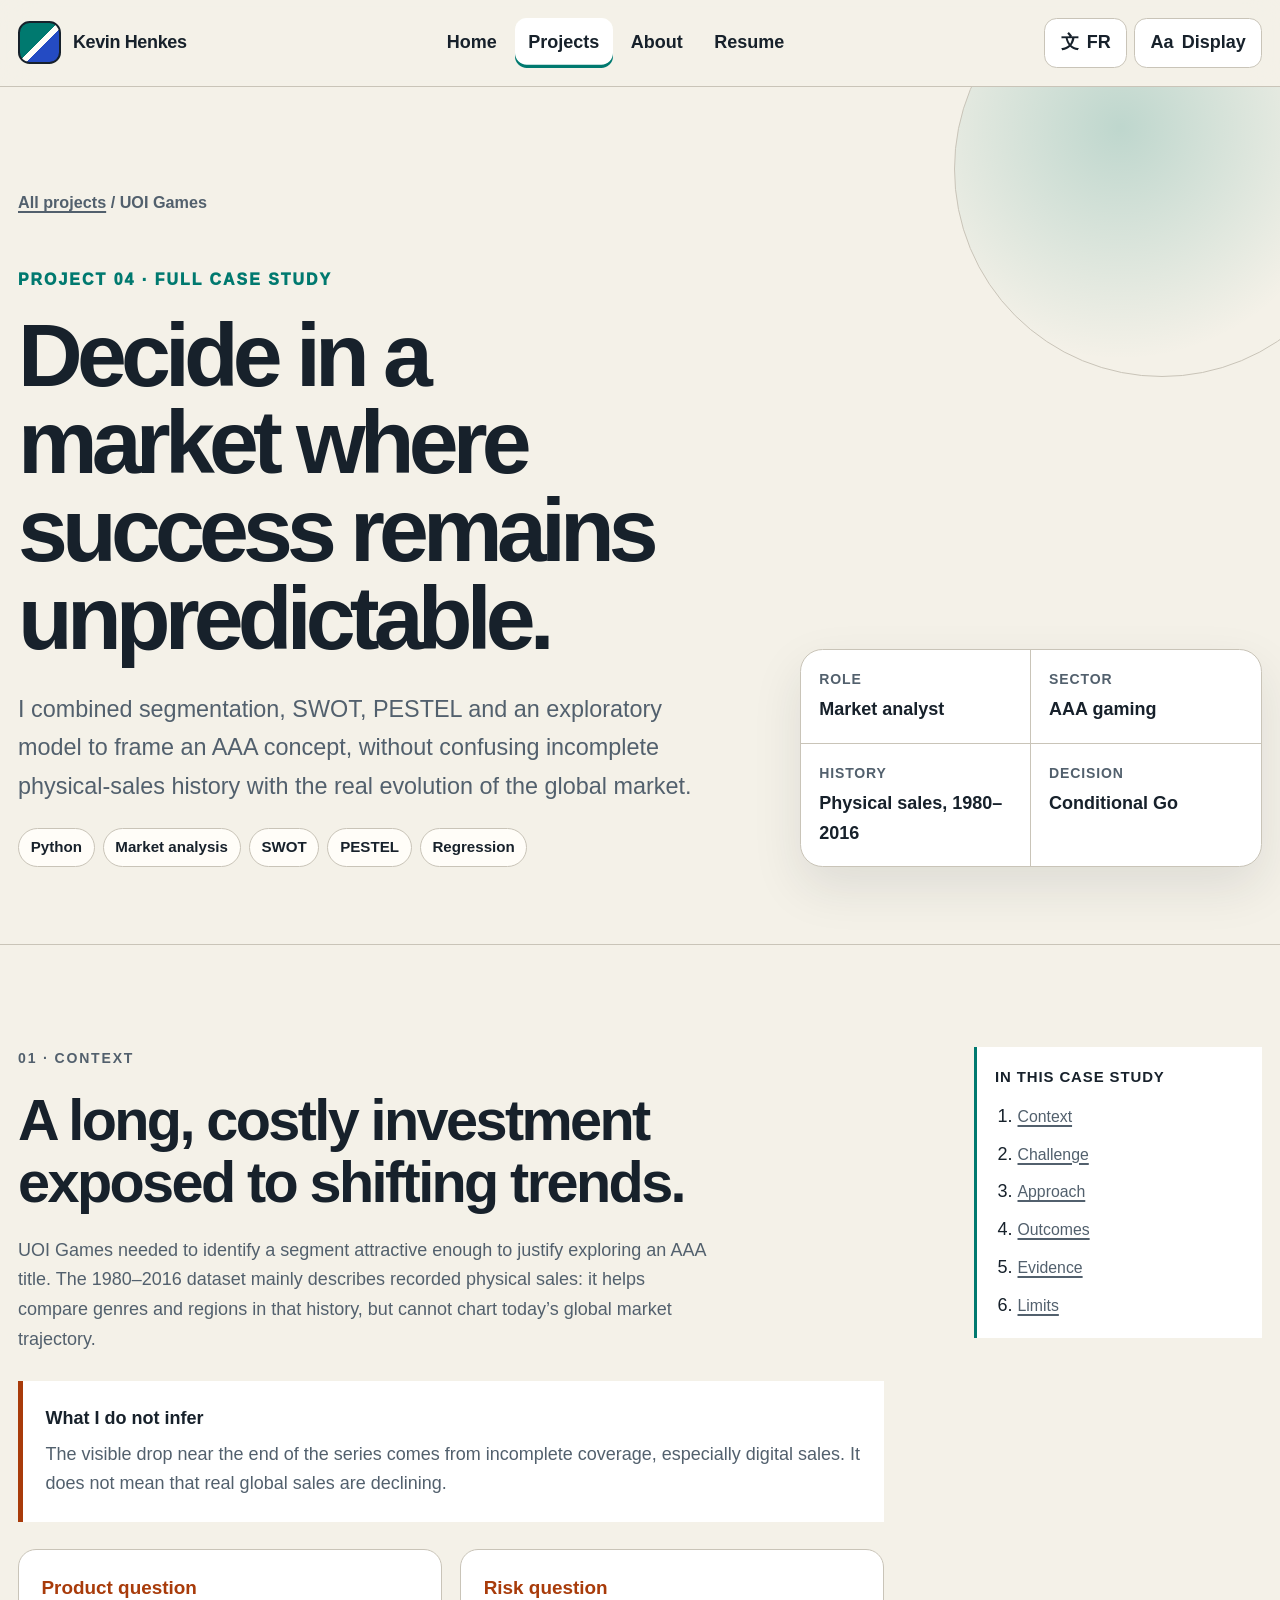
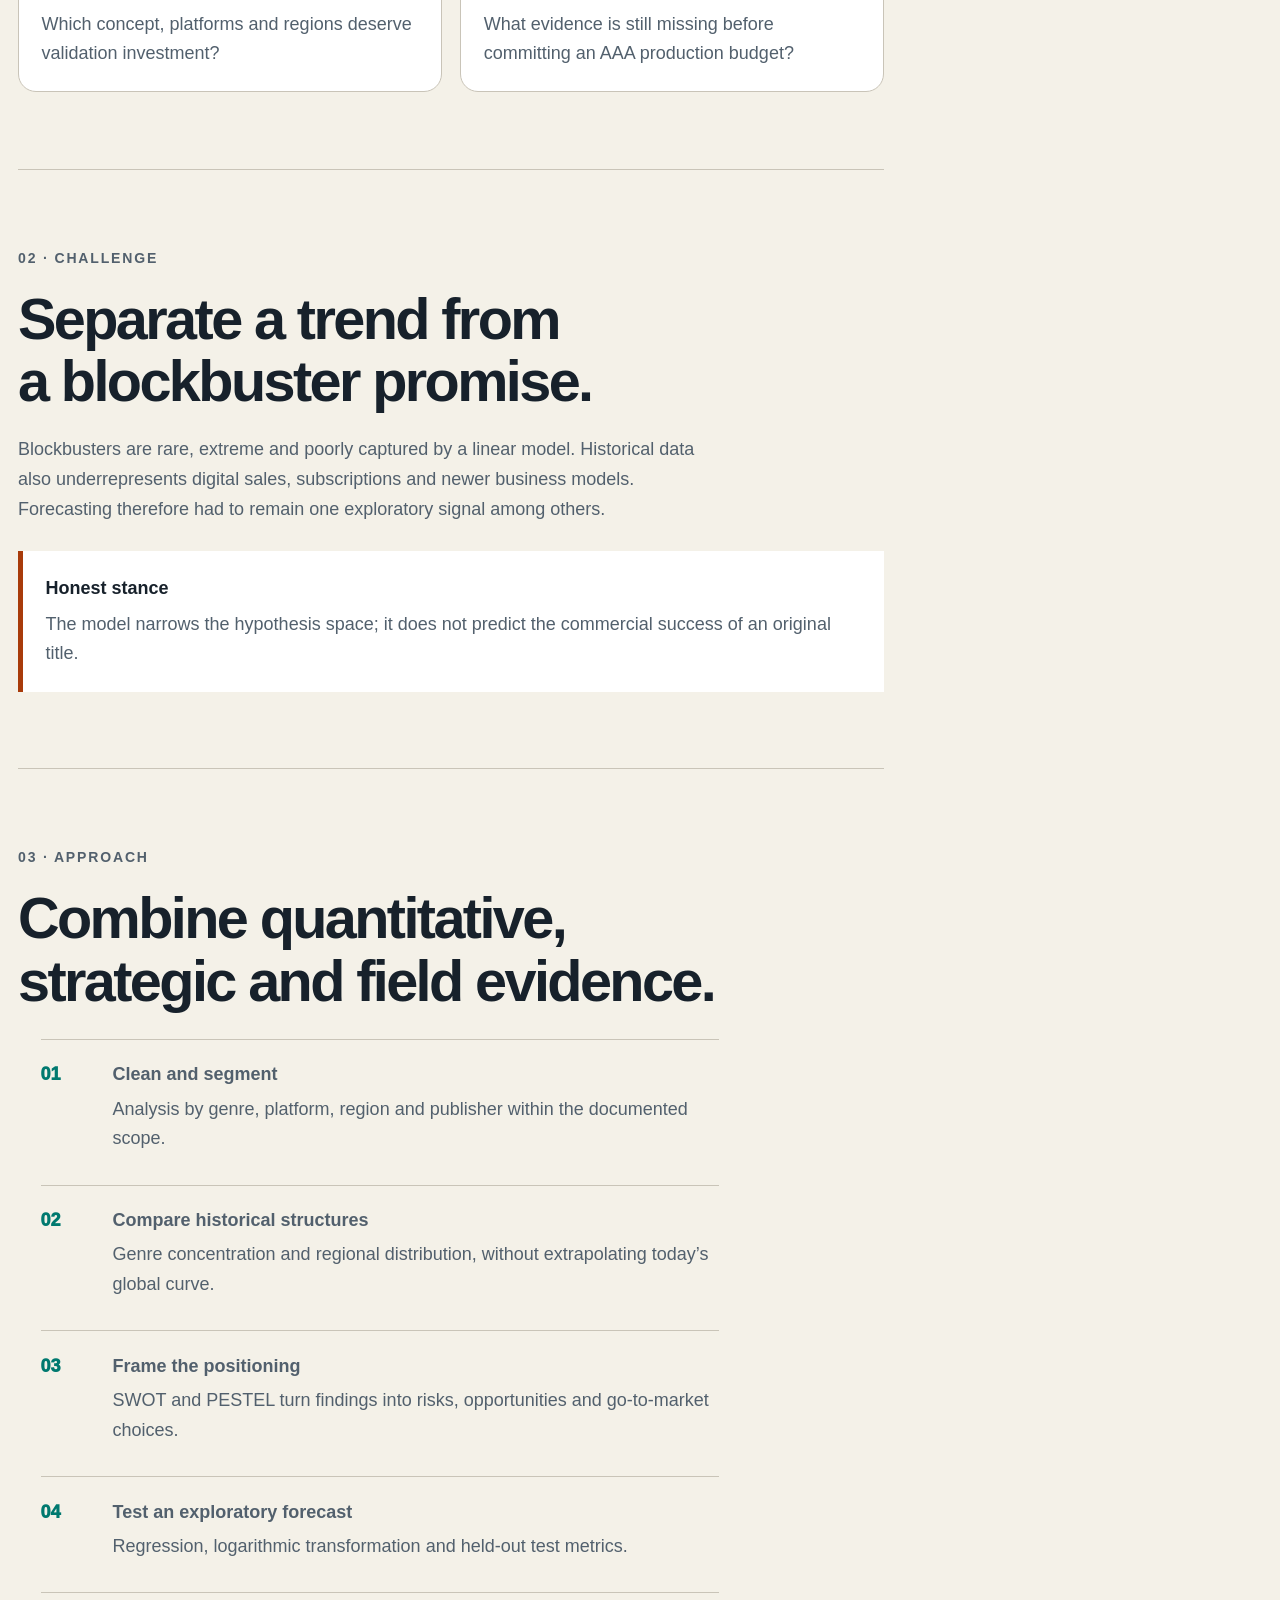
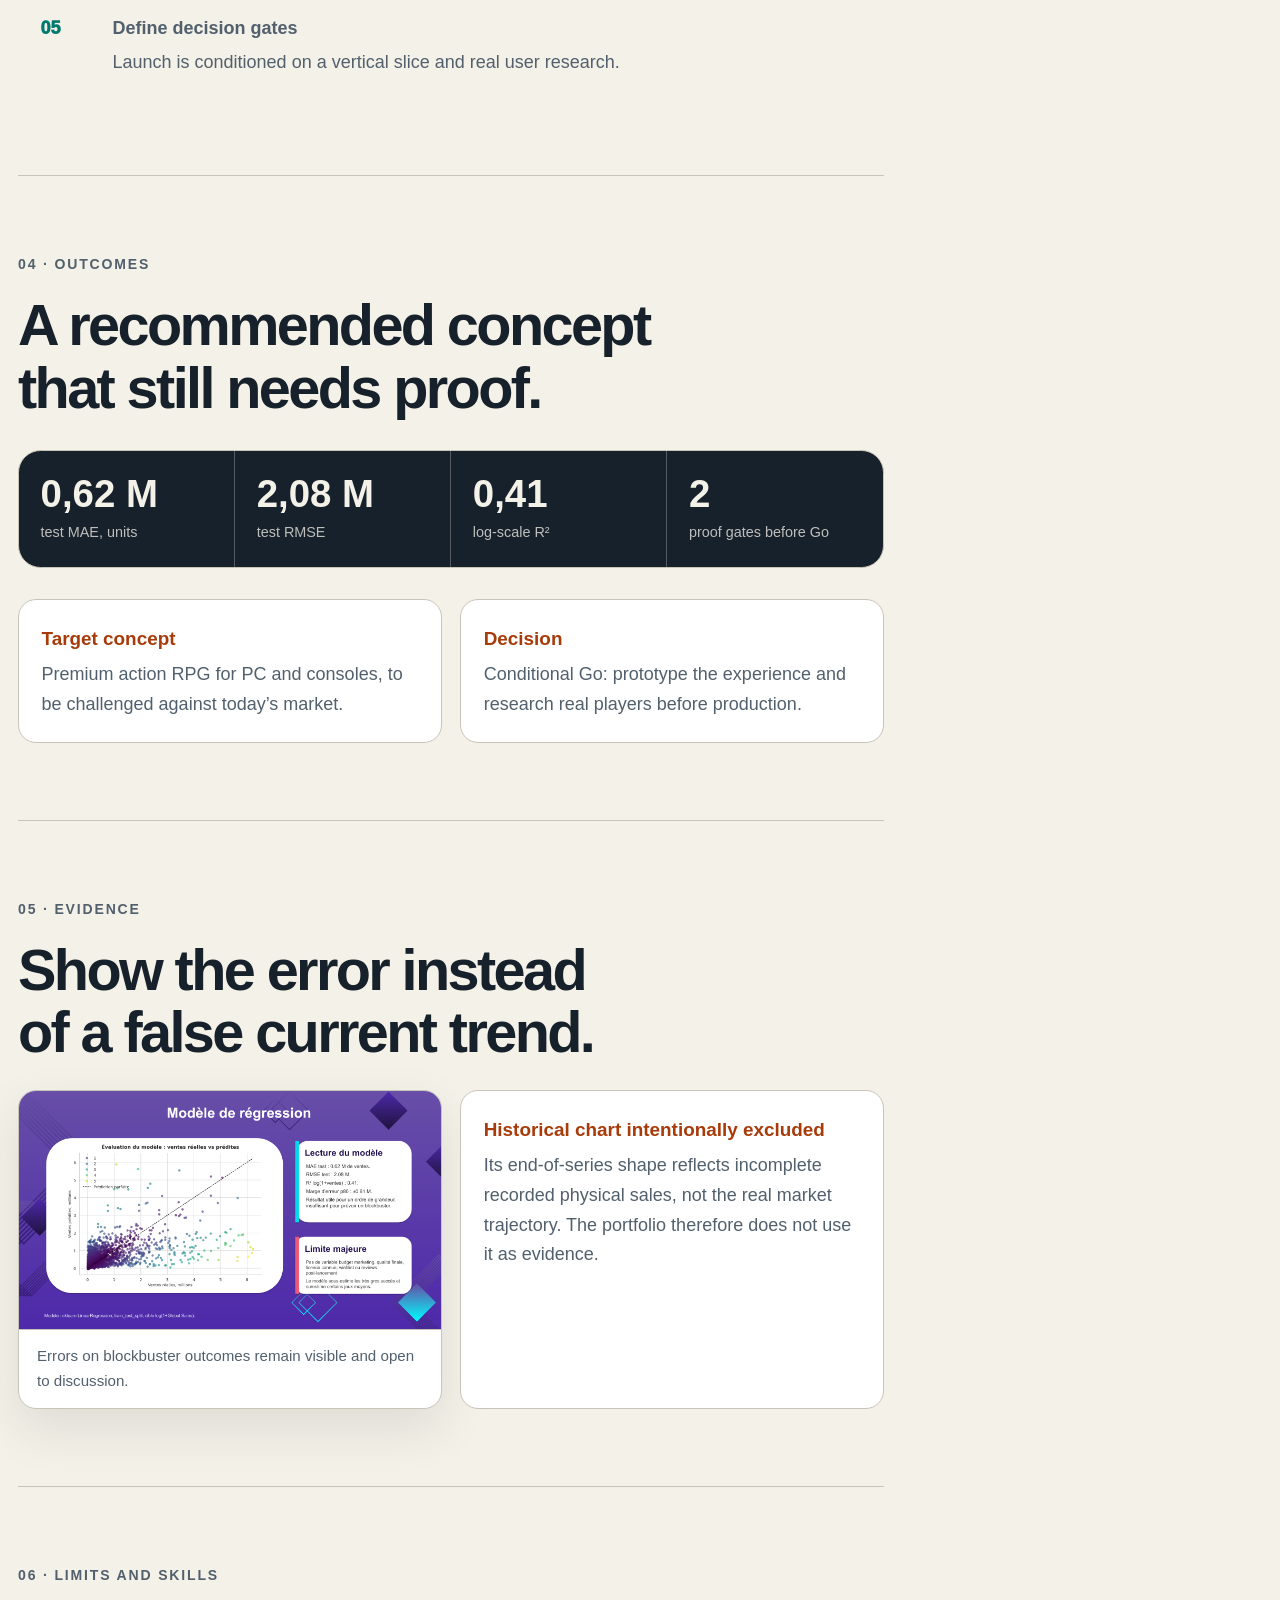
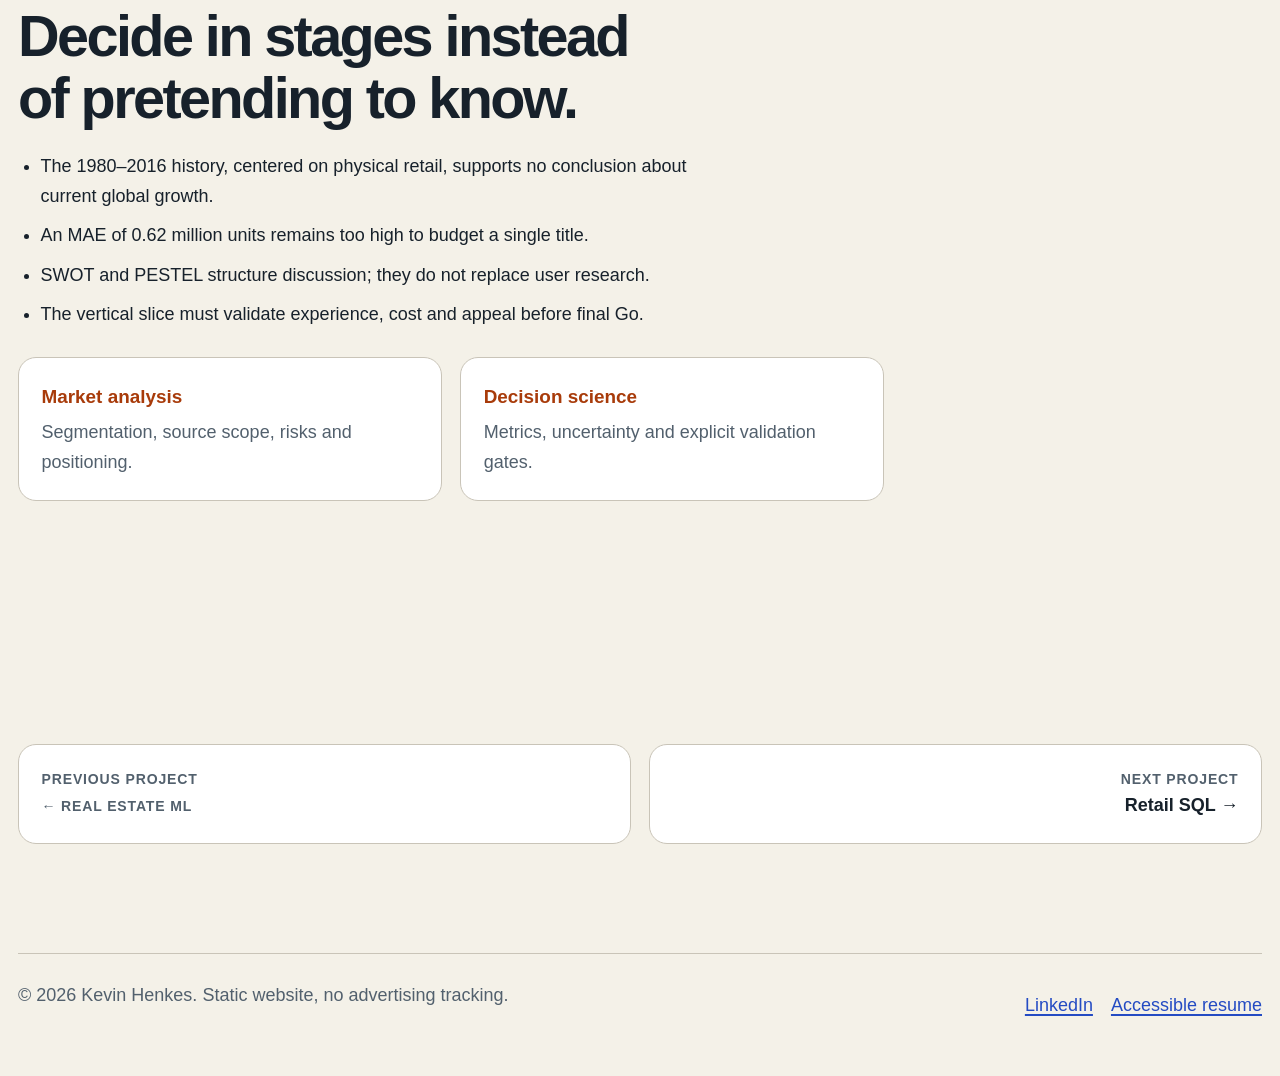
<file: Portfolio_Web_Static/projet-uoi-games.html>
<!doctype html>
<html lang="fr">
  <head>
    <meta charset="utf-8"><meta name="viewport" content="width=device-width, initial-scale=1"><meta name="color-scheme" content="light dark"><meta name="theme-color" content="#f4f1e8">
    <meta name="description" content="Étude de cas UOI Games : segmentation du marché du jeu vidéo, SWOT, PESTEL, prévision exploratoire et décision de lancement conditionnelle.">
    <meta property="og:type" content="article"><meta property="og:title" content="UOI Games — Étude de cas détaillée"><meta property="og:description" content="Réduire l’incertitude d’un lancement AAA sans promettre une prévision impossible.">
    <title>UOI Games — Étude de cas détaillée</title><link rel="stylesheet" href="assets/css/styles.css?v=20260830-1"><script src="assets/js/app.js?v=20260830-1" defer></script>
  </head>
  <body data-language="fr" data-theme="light" data-contrast="normal" data-text="normal">
    <span class="sr-only" data-page-title data-lang="fr">UOI Games — Étude de cas détaillée</span><span class="sr-only" data-page-title data-lang="en">UOI Games — Detailed case study</span><span class="sr-only" data-page-description data-lang="fr">Étude de cas UOI Games : segmentation du marché du jeu vidéo, SWOT, PESTEL, prévision exploratoire et décision de lancement conditionnelle.</span><span class="sr-only" data-page-description data-lang="en">UOI Games case study: video-game market segmentation, SWOT, PESTEL, exploratory forecasting and a conditional launch decision.</span>
    <a class="skip-link" href="#contenu"><span data-lang="fr">Aller au contenu</span><span data-lang="en">Skip to content</span></a>
    <header class="site-header"><div class="container header-row"><a class="brand" href="index.html" aria-label="Kevin Henkes — Accueil" data-aria-fr="Kevin Henkes — Accueil" data-aria-en="Kevin Henkes — Home"><span class="brand-mark" aria-hidden="true">KH</span><span class="brand-text">Kevin Henkes</span></a><button class="menu-button" type="button" data-menu-toggle aria-expanded="false" aria-controls="navigation-principale"><span data-lang="fr">Menu</span><span data-lang="en">Menu</span></button><nav class="main-nav" id="navigation-principale" data-main-nav aria-label="Navigation principale" data-aria-fr="Navigation principale" data-aria-en="Main navigation"><ul><li><a href="index.html"><span data-lang="fr">Accueil</span><span data-lang="en">Home</span></a></li><li><a href="projets.html" aria-current="page"><span data-lang="fr">Projets</span><span data-lang="en">Projects</span></a></li><li><a href="a-propos.html"><span data-lang="fr">À propos</span><span data-lang="en">About</span></a></li><li><a href="cv.html"><span data-lang="fr">CV</span><span data-lang="en">Resume</span></a></li></ul></nav><div class="header-actions"><button class="control-button" type="button" data-language-toggle><span aria-hidden="true">文</span><span data-language-label>EN</span></button><button class="control-button" type="button" data-access-toggle aria-expanded="false" aria-controls="reglages-accessibilite"><span aria-hidden="true">Aa</span><span class="control-label" data-lang="fr">Affichage</span><span class="control-label" data-lang="en">Display</span></button></div></div></header>
    <aside class="access-panel" id="reglages-accessibilite" data-access-panel hidden aria-labelledby="titre-accessibilite"><h2 id="titre-accessibilite"><span data-lang="fr">Confort visuel</span><span data-lang="en">Visual comfort</span></h2><p><span data-lang="fr">Ces réglages sont mémorisés uniquement dans votre navigateur.</span><span data-lang="en">These settings are stored only in your browser.</span></p><div class="access-grid"><button class="control-button" type="button" data-theme-toggle aria-pressed="false"><span data-lang="fr">Clair / sombre</span><span data-lang="en">Light / dark</span></button><button class="control-button" type="button" data-contrast-toggle aria-pressed="false"><span data-lang="fr">Contraste +</span><span data-lang="en">Contrast +</span></button><button class="control-button" type="button" data-text-toggle aria-pressed="false"><span data-lang="fr">Texte agrandi</span><span data-lang="en">Larger text</span></button><button class="control-button" type="button" data-language-toggle><span data-lang="fr">English</span><span data-lang="en">Français</span></button></div></aside>
    <main id="contenu">
      <header class="detail-hero"><div class="container"><p class="breadcrumb"><a href="projets.html"><span data-lang="fr">Tous les projets</span><span data-lang="en">All projects</span></a> / UOI Games</p><div class="detail-hero-grid"><div><p class="detail-number"><span data-lang="fr">Projet 04 · Étude de cas complète</span><span data-lang="en">Project 04 · Full case study</span></p><h1><span data-lang="fr">Décider dans un marché où le succès reste imprévisible.</span><span data-lang="en">Decide in a market where success remains unpredictable.</span></h1><p class="detail-lead"><span data-lang="fr">J’ai combiné segmentation, SWOT, PESTEL et modèle exploratoire pour cadrer un concept de jeu AAA, sans confondre l’historique incomplet des ventes physiques avec l’évolution réelle du marché mondial.</span><span data-lang="en">I combined segmentation, SWOT, PESTEL and an exploratory model to frame an AAA concept, without confusing incomplete physical-sales history with the real evolution of the global market.</span></p><ul class="tag-list" aria-label="Technologies"><li>Python</li><li>Market analysis</li><li>SWOT</li><li>PESTEL</li><li>Regression</li></ul></div><dl class="detail-facts"><div><dt><span data-lang="fr">Rôle</span><span data-lang="en">Role</span></dt><dd><span data-lang="fr">Analyste marché</span><span data-lang="en">Market analyst</span></dd></div><div><dt><span data-lang="fr">Secteur</span><span data-lang="en">Sector</span></dt><dd><span data-lang="fr">Jeu vidéo AAA</span><span data-lang="en">AAA gaming</span></dd></div><div><dt><span data-lang="fr">Historique</span><span data-lang="en">History</span></dt><dd><span data-lang="fr">Ventes physiques, 1980–2016</span><span data-lang="en">Physical sales, 1980–2016</span></dd></div><div><dt><span data-lang="fr">Décision</span><span data-lang="en">Decision</span></dt><dd><span data-lang="fr">Go conditionnel</span><span data-lang="en">Conditional Go</span></dd></div></dl></div></div></header>
      <div class="section"><div class="container detail-layout"><div class="detail-content">
        <section class="detail-section" id="contexte"><p class="eyebrow"><span data-lang="fr">01 · Contexte</span><span data-lang="en">01 · Context</span></p><h2><span data-lang="fr">Un investissement long, coûteux et exposé aux effets de mode.</span><span data-lang="en">A long, costly investment exposed to shifting trends.</span></h2><p><span data-lang="fr">UOI Games devait identifier un segment suffisamment attractif pour justifier l’exploration d’un jeu AAA. La base 1980–2016 décrit surtout les ventes physiques recensées : elle aide à comparer genres et régions dans cet historique, mais pas à tracer la trajectoire actuelle du marché mondial.</span><span data-lang="en">UOI Games needed to identify a segment attractive enough to justify exploring an AAA title. The 1980–2016 dataset mainly describes recorded physical sales: it helps compare genres and regions in that history, but cannot chart today’s global market trajectory.</span></p><div class="decision-note"><strong><span data-lang="fr">Ce que je n’en déduis pas</span><span data-lang="en">What I do not infer</span></strong><p><span data-lang="fr">La chute visible en fin de série provient d’une couverture incomplète, notamment du numérique. Elle ne signifie pas que les ventes mondiales réelles diminuent.</span><span data-lang="en">The visible drop near the end of the series comes from incomplete coverage, especially digital sales. It does not mean that real global sales are declining.</span></p></div><div class="insight-grid"><article class="insight-card"><strong><span data-lang="fr">Question produit</span><span data-lang="en">Product question</span></strong><p><span data-lang="fr">Quel concept, quelles plateformes et quelles régions méritent un investissement de validation ?</span><span data-lang="en">Which concept, platforms and regions deserve validation investment?</span></p></article><article class="insight-card"><strong><span data-lang="fr">Question risque</span><span data-lang="en">Risk question</span></strong><p><span data-lang="fr">Quelles preuves manquent encore avant d’engager un budget de production AAA ?</span><span data-lang="en">What evidence is still missing before committing an AAA production budget?</span></p></article></div></section>
        <section class="detail-section" id="defi"><p class="eyebrow"><span data-lang="fr">02 · Défi</span><span data-lang="en">02 · Challenge</span></p><h2><span data-lang="fr">Distinguer une tendance d’une promesse de blockbuster.</span><span data-lang="en">Separate a trend from a blockbuster promise.</span></h2><p><span data-lang="fr">Les très grands succès sont rares, extrêmes et mal captés par un modèle linéaire. Les données historiques sous-représentent également les ventes numériques, les abonnements et les nouveaux modèles économiques. La prévision devait donc rester un signal exploratoire parmi d’autres.</span><span data-lang="en">Blockbusters are rare, extreme and poorly captured by a linear model. Historical data also underrepresents digital sales, subscriptions and newer business models. Forecasting therefore had to remain one exploratory signal among others.</span></p><div class="decision-note"><strong><span data-lang="fr">Position honnête</span><span data-lang="en">Honest stance</span></strong><p><span data-lang="fr">Le modèle réduit l’espace des hypothèses ; il ne prédit pas le succès commercial d’un titre inédit.</span><span data-lang="en">The model narrows the hypothesis space; it does not predict the commercial success of an original title.</span></p></div></section>
        <section class="detail-section" id="demarche"><p class="eyebrow"><span data-lang="fr">03 · Démarche</span><span data-lang="en">03 · Approach</span></p><h2><span data-lang="fr">Croiser le quantitatif, le stratégique et le terrain.</span><span data-lang="en">Combine quantitative, strategic and field evidence.</span></h2><ol class="process-list"><li><div><strong><span data-lang="fr">Nettoyer et segmenter</span><span data-lang="en">Clean and segment</span></strong><span><span data-lang="fr">Analyse par genre, plateforme, région et éditeur dans le périmètre documenté.</span><span data-lang="en">Analysis by genre, platform, region and publisher within the documented scope.</span></span></div></li><li><div><strong><span data-lang="fr">Comparer les structures historiques</span><span data-lang="en">Compare historical structures</span></strong><span><span data-lang="fr">Concentration par genre et répartition régionale, sans extrapoler la courbe mondiale actuelle.</span><span data-lang="en">Genre concentration and regional distribution, without extrapolating today’s global curve.</span></span></div></li><li><div><strong><span data-lang="fr">Formuler le positionnement</span><span data-lang="en">Frame the positioning</span></strong><span><span data-lang="fr">SWOT et PESTEL transforment les constats en risques, opportunités et choix de mise sur le marché.</span><span data-lang="en">SWOT and PESTEL turn findings into risks, opportunities and go-to-market choices.</span></span></div></li><li><div><strong><span data-lang="fr">Tester une prévision exploratoire</span><span data-lang="en">Test an exploratory forecast</span></strong><span><span data-lang="fr">Régression, transformation logarithmique et métriques sur échantillon de test.</span><span data-lang="en">Regression, logarithmic transformation and held-out test metrics.</span></span></div></li><li><div><strong><span data-lang="fr">Définir les portes de décision</span><span data-lang="en">Define decision gates</span></strong><span><span data-lang="fr">Le lancement est conditionné à un vertical slice et à une enquête utilisateurs réelle.</span><span data-lang="en">Launch is conditioned on a vertical slice and real user research.</span></span></div></li></ol></section>
        <section class="detail-section" id="resultats"><p class="eyebrow"><span data-lang="fr">04 · Résultats</span><span data-lang="en">04 · Outcomes</span></p><h2><span data-lang="fr">Un concept recommandé, mais encore à prouver.</span><span data-lang="en">A recommended concept that still needs proof.</span></h2><div class="metric-band"><div><strong>0,62 M</strong><span><span data-lang="fr">MAE test, unités</span><span data-lang="en">test MAE, units</span></span></div><div><strong>2,08 M</strong><span><span data-lang="fr">RMSE test</span><span data-lang="en">test RMSE</span></span></div><div><strong>0,41</strong><span><span data-lang="fr">R² logarithmique</span><span data-lang="en">log-scale R²</span></span></div><div><strong>2</strong><span><span data-lang="fr">preuves avant Go</span><span data-lang="en">proof gates before Go</span></span></div></div><div class="insight-grid"><article class="insight-card"><strong><span data-lang="fr">Concept cible</span><span data-lang="en">Target concept</span></strong><p><span data-lang="fr">Action-RPG premium pensé pour PC et consoles, à confronter au marché actuel.</span><span data-lang="en">Premium action RPG for PC and consoles, to be challenged against today’s market.</span></p></article><article class="insight-card"><strong><span data-lang="fr">Décision</span><span data-lang="en">Decision</span></strong><p><span data-lang="fr">Go conditionnel : prototyper l’expérience et interroger de vrais joueurs avant production.</span><span data-lang="en">Conditional Go: prototype the experience and research real players before production.</span></p></article></div></section>
        <section class="detail-section" id="preuves"><p class="eyebrow"><span data-lang="fr">05 · Preuves</span><span data-lang="en">05 · Evidence</span></p><h2><span data-lang="fr">Montrer l’erreur plutôt qu’une fausse tendance actuelle.</span><span data-lang="en">Show the error instead of a false current trend.</span></h2><div class="evidence-grid"><figure class="evidence-card"><img src="assets/images/uoi-regression.png" width="1600" height="900" alt="" data-alt-fr="Comparaison des ventes réelles et prédites par le modèle UOI Games" data-alt-en="Comparison of actual and predicted sales from the UOI Games model"><figcaption><span data-lang="fr">Les écarts sur les très gros succès sont visibles, donc discutables.</span><span data-lang="en">Errors on blockbuster outcomes remain visible and open to discussion.</span></figcaption></figure><article class="insight-card"><strong><span data-lang="fr">Graphique historique volontairement écarté</span><span data-lang="en">Historical chart intentionally excluded</span></strong><p><span data-lang="fr">Sa fin de courbe reflète l’incomplétude des ventes physiques recensées, pas la trajectoire réelle du marché. Le portfolio ne l’utilise donc pas comme preuve.</span><span data-lang="en">Its end-of-series shape reflects incomplete recorded physical sales, not the real market trajectory. The portfolio therefore does not use it as evidence.</span></p></article></div></section>
        <section class="detail-section" id="limites"><p class="eyebrow"><span data-lang="fr">06 · Limites et compétences</span><span data-lang="en">06 · Limits and skills</span></p><h2><span data-lang="fr">Décider par étapes plutôt que prétendre savoir.</span><span data-lang="en">Decide in stages instead of pretending to know.</span></h2><ul><li><span data-lang="fr">L’historique 1980–2016, centré sur le retail physique, ne permet aucune conclusion sur la croissance mondiale actuelle.</span><span data-lang="en">The 1980–2016 history, centered on physical retail, supports no conclusion about current global growth.</span></li><li><span data-lang="fr">Une MAE de 0,62 million d’unités reste trop élevée pour budgéter un titre isolé.</span><span data-lang="en">An MAE of 0.62 million units remains too high to budget a single title.</span></li><li><span data-lang="fr">SWOT et PESTEL structurent une discussion ; ils ne remplacent pas une étude utilisateurs.</span><span data-lang="en">SWOT and PESTEL structure discussion; they do not replace user research.</span></li><li><span data-lang="fr">Le vertical slice doit valider l’expérience, le coût et l’intérêt avant le Go final.</span><span data-lang="en">The vertical slice must validate experience, cost and appeal before final Go.</span></li></ul><div class="insight-grid"><article class="insight-card"><strong>Market analysis</strong><p><span data-lang="fr">Segmentation, périmètre des sources, risques et positionnement.</span><span data-lang="en">Segmentation, source scope, risks and positioning.</span></p></article><article class="insight-card"><strong>Decision science</strong><p><span data-lang="fr">Métriques, incertitude et portes de validation explicites.</span><span data-lang="en">Metrics, uncertainty and explicit validation gates.</span></p></article></div></section>
      </div><nav class="detail-toc" aria-label="Sommaire du projet" data-aria-fr="Sommaire du projet" data-aria-en="Project table of contents"><strong><span data-lang="fr">Dans cette étude</span><span data-lang="en">In this case study</span></strong><ol><li><a href="#contexte"><span data-lang="fr">Contexte</span><span data-lang="en">Context</span></a></li><li><a href="#defi"><span data-lang="fr">Défi</span><span data-lang="en">Challenge</span></a></li><li><a href="#demarche"><span data-lang="fr">Démarche</span><span data-lang="en">Approach</span></a></li><li><a href="#resultats"><span data-lang="fr">Résultats</span><span data-lang="en">Outcomes</span></a></li><li><a href="#preuves"><span data-lang="fr">Preuves</span><span data-lang="en">Evidence</span></a></li><li><a href="#limites"><span data-lang="fr">Limites</span><span data-lang="en">Limits</span></a></li></ol></nav></div></div>
      <nav class="container project-pagination" aria-label="Navigation entre les projets" data-aria-fr="Navigation entre les projets" data-aria-en="Project navigation"><a href="projet-immobilier.html"><span><span data-lang="fr">Projet précédent</span><span data-lang="en">Previous project</span></span><span data-lang="fr">← Immobilier ML</span><span data-lang="en">← Real estate ML</span></a><a href="projet-retail-sql.html"><span><span data-lang="fr">Projet suivant</span><span data-lang="en">Next project</span></span>Retail SQL →</a></nav>
    </main>
    <footer class="site-footer"><div class="container footer-row"><p>© <span data-current-year>2026</span> Kevin Henkes. <span data-lang="fr">Site statique, sans suivi publicitaire.</span><span data-lang="en">Static website, no advertising tracking.</span></p><ul class="footer-links"><li><a href="https://www.linkedin.com/in/kevinhenkes/" target="_blank" rel="noopener noreferrer">LinkedIn</a></li><li><a href="cv.html"><span data-lang="fr">CV accessible</span><span data-lang="en">Accessible resume</span></a></li></ul></div></footer>
  </body>
</html>
</file>
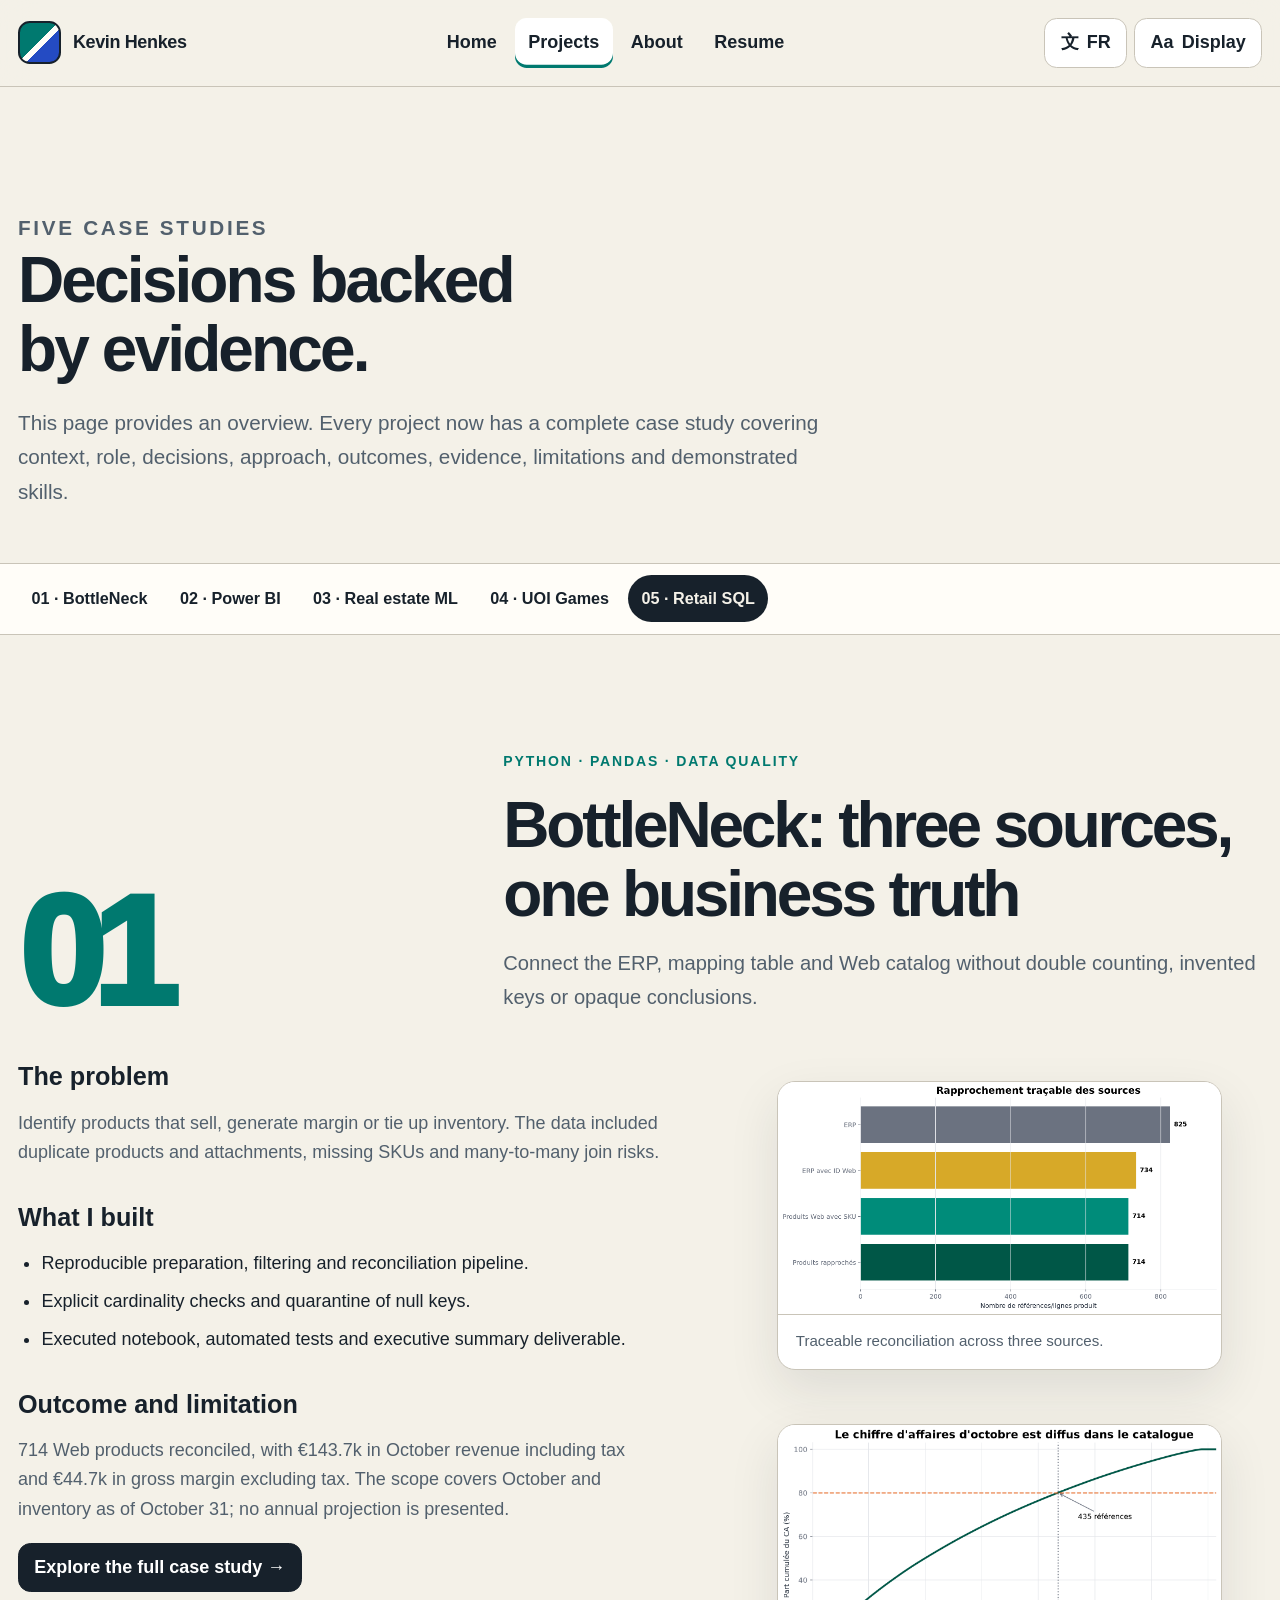
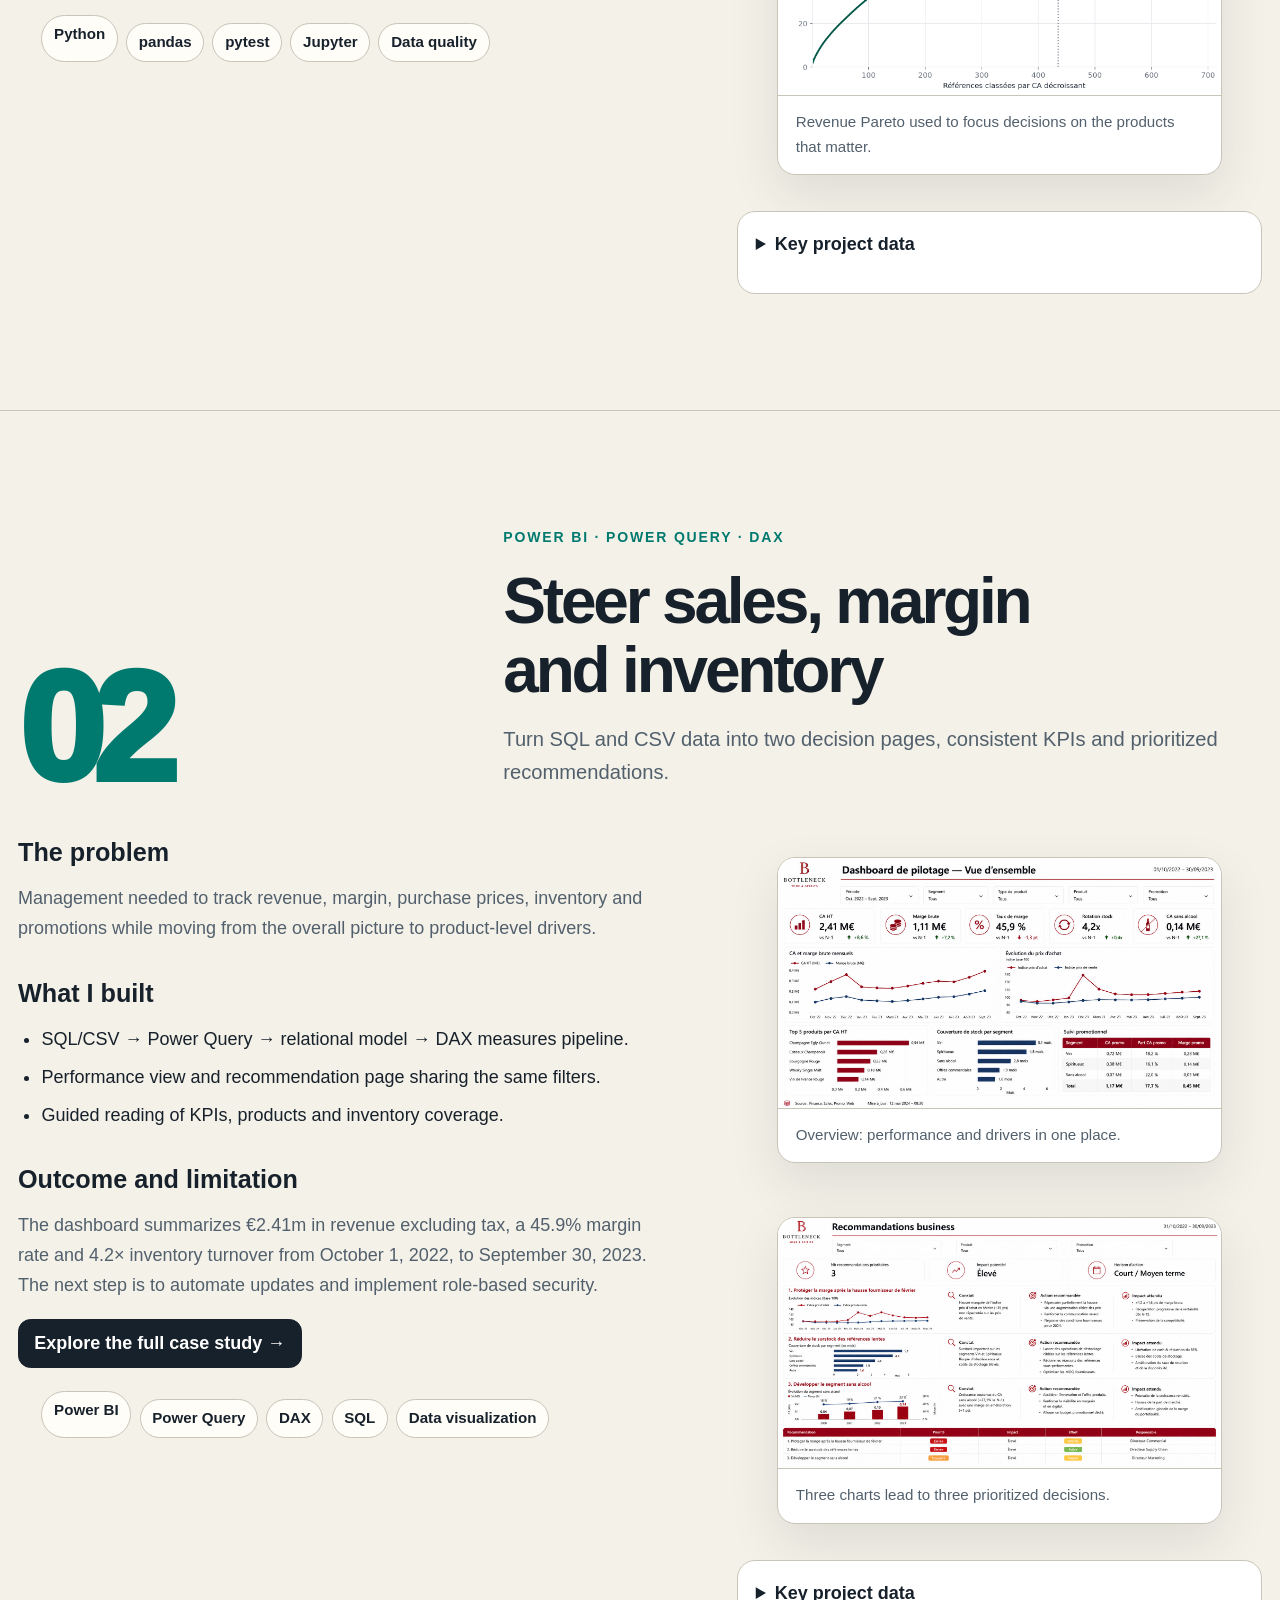
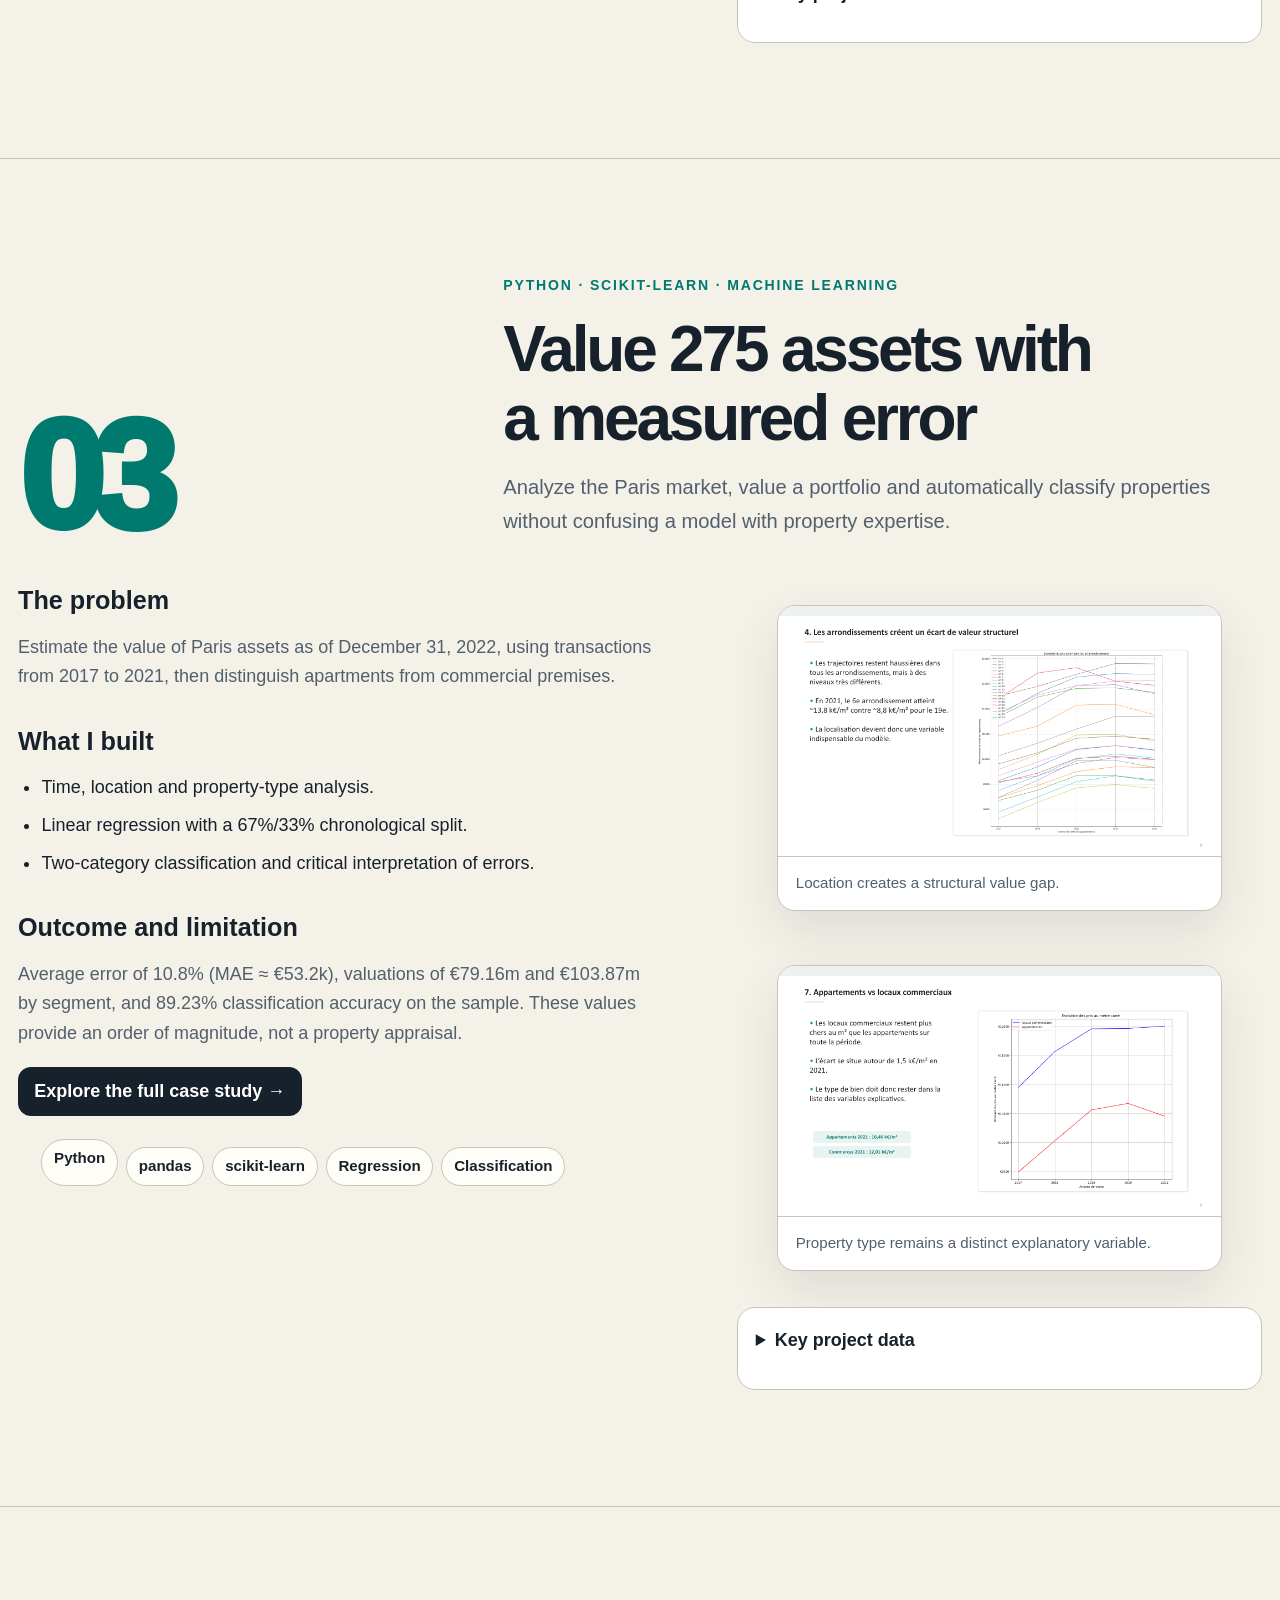
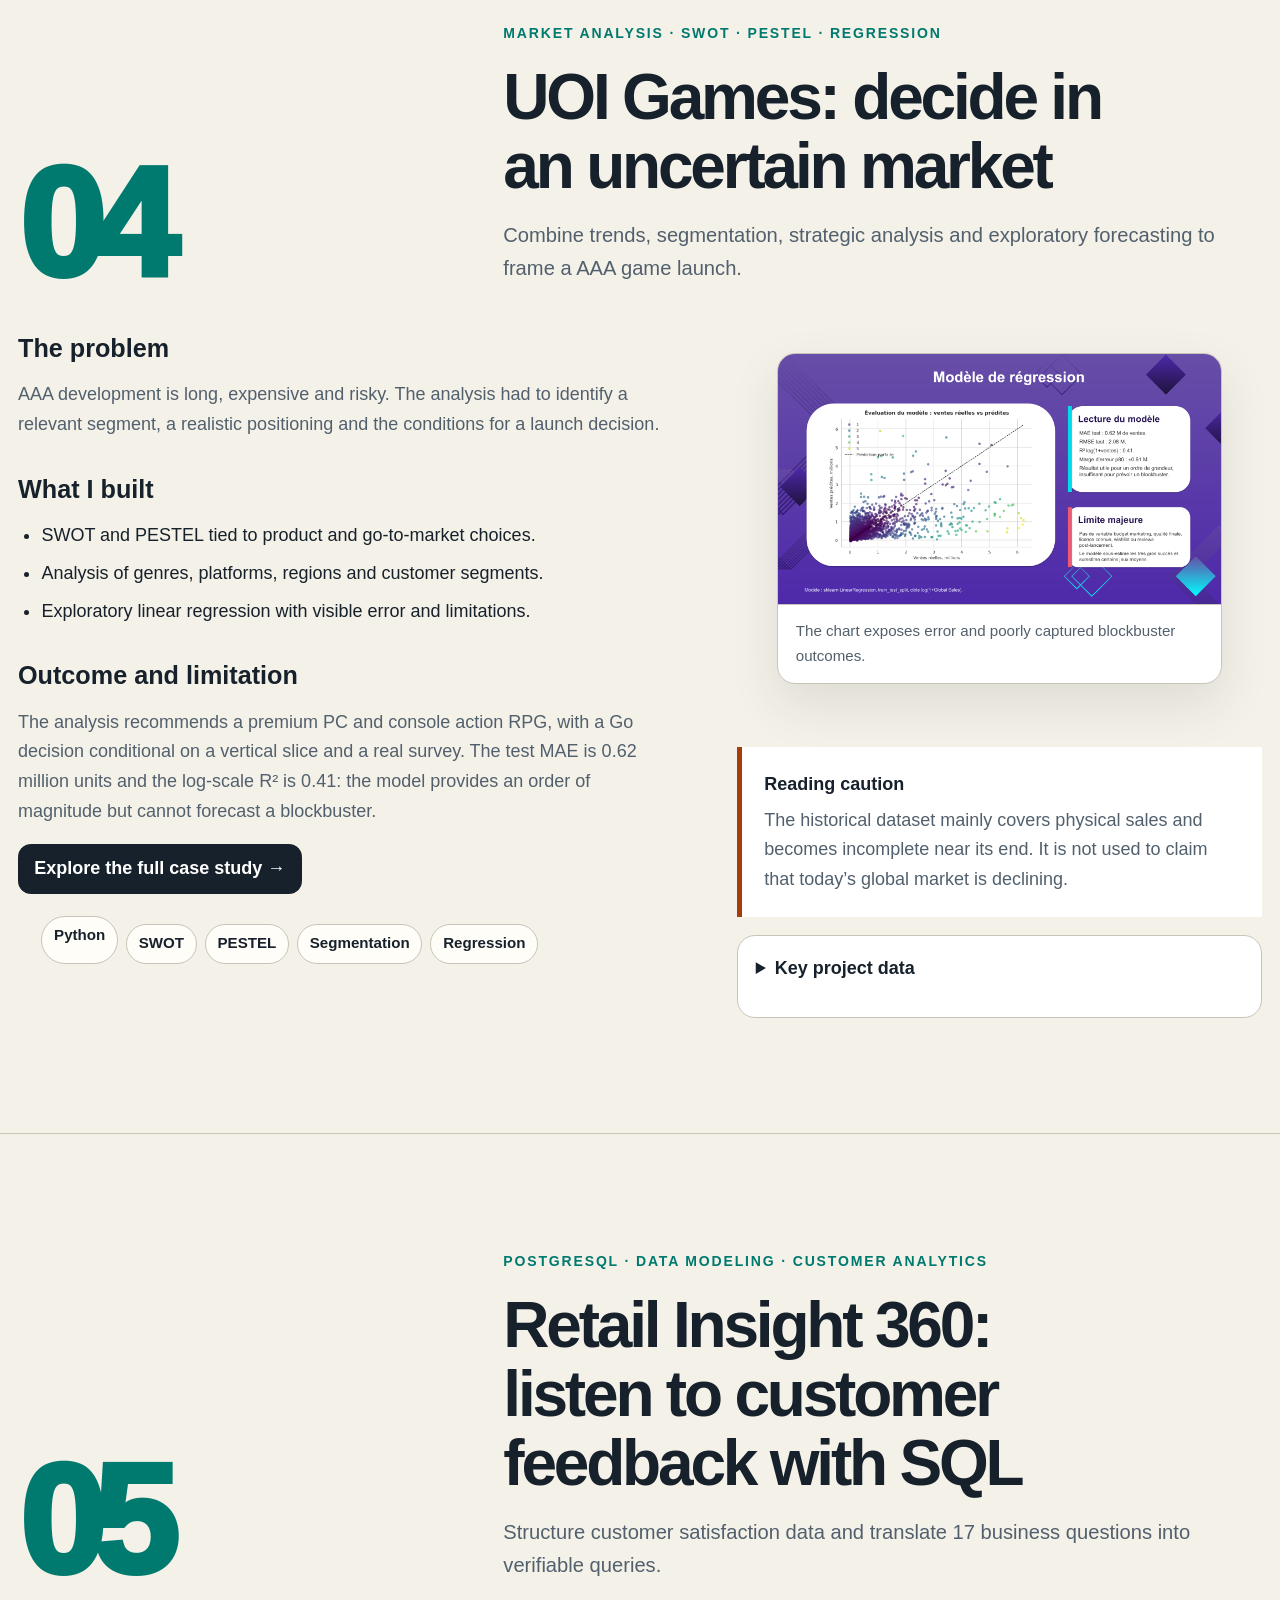
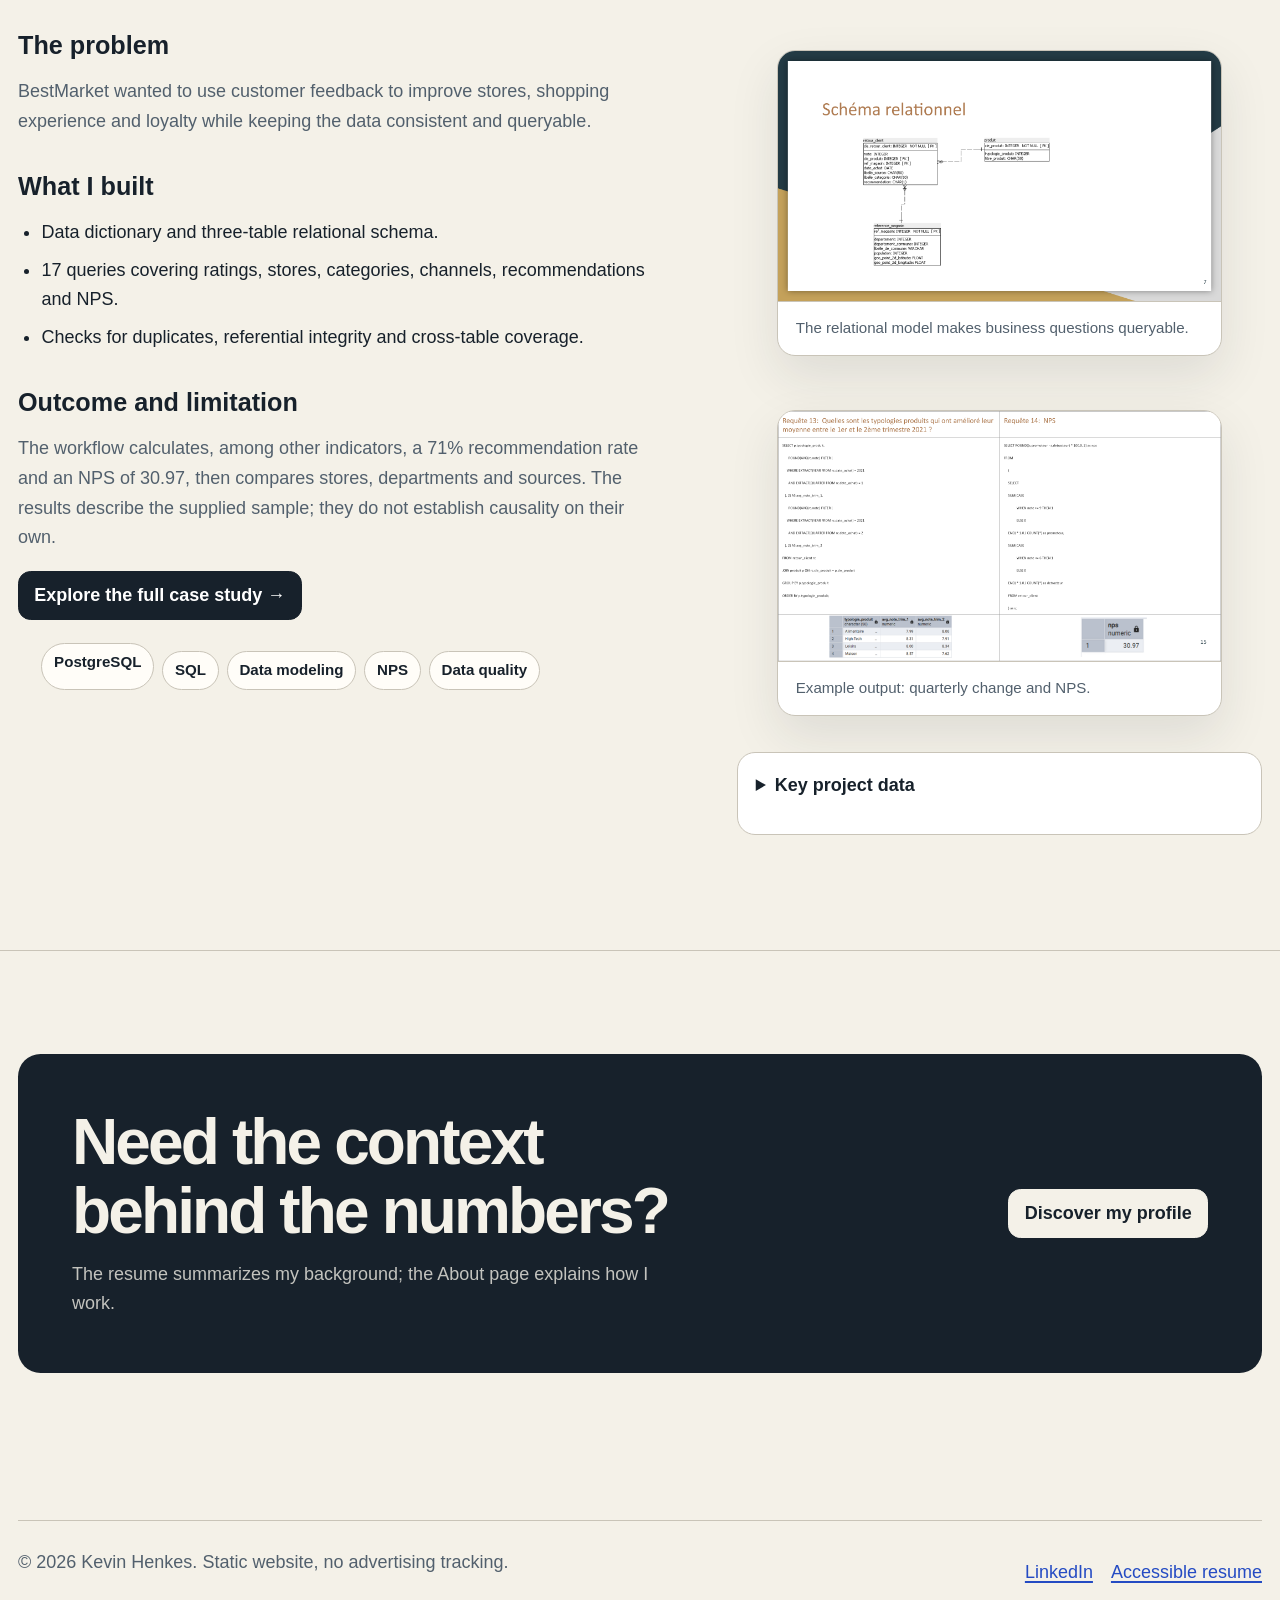
<file: Portfolio_Web_Static/projets.html>
<!doctype html>
<html lang="fr">
  <head>
    <meta charset="utf-8">
    <meta name="viewport" content="width=device-width, initial-scale=1">
    <meta name="color-scheme" content="light dark">
    <meta name="theme-color" content="#f4f1e8">
    <meta name="description" content="Cinq études de cas data de Kevin Henkes : Python, Power BI, machine learning, étude de marché et SQL.">
    <meta property="og:type" content="website">
    <meta property="og:title" content="Projets — Kevin Henkes">
    <meta property="og:description" content="Cinq projets présentés par leur question métier, leurs preuves et leurs limites.">
    <title>Projets — Kevin Henkes</title>
    <link rel="stylesheet" href="assets/css/styles.css?v=20260830-1">
    <script src="assets/js/app.js?v=20260830-1" defer></script>
  </head>
  <body data-language="fr" data-theme="light" data-contrast="normal" data-text="normal">
    <span class="sr-only" data-page-title data-lang="fr">Projets — Kevin Henkes</span>
    <span class="sr-only" data-page-title data-lang="en">Projects — Kevin Henkes</span>
    <span class="sr-only" data-page-description data-lang="fr">Cinq études de cas data de Kevin Henkes : Python, Power BI, machine learning, étude de marché et SQL.</span>
    <span class="sr-only" data-page-description data-lang="en">Five data case studies by Kevin Henkes: Python, Power BI, machine learning, market analysis and SQL.</span>

    <a class="skip-link" href="#contenu"><span data-lang="fr">Aller au contenu</span><span data-lang="en">Skip to content</span></a>

    <header class="site-header">
      <div class="container header-row">
        <a class="brand" href="index.html" aria-label="Kevin Henkes — Accueil" data-aria-fr="Kevin Henkes — Accueil" data-aria-en="Kevin Henkes — Home">
          <span class="brand-mark" aria-hidden="true">KH</span><span class="brand-text">Kevin Henkes</span>
        </a>
        <button class="menu-button" type="button" data-menu-toggle aria-expanded="false" aria-controls="navigation-principale"><span data-lang="fr">Menu</span><span data-lang="en">Menu</span></button>
        <nav class="main-nav" id="navigation-principale" data-main-nav aria-label="Navigation principale" data-aria-fr="Navigation principale" data-aria-en="Main navigation">
          <ul>
            <li><a href="index.html"><span data-lang="fr">Accueil</span><span data-lang="en">Home</span></a></li>
            <li><a href="projets.html" aria-current="page"><span data-lang="fr">Projets</span><span data-lang="en">Projects</span></a></li>
            <li><a href="a-propos.html"><span data-lang="fr">À propos</span><span data-lang="en">About</span></a></li>
            <li><a href="cv.html"><span data-lang="fr">CV</span><span data-lang="en">Resume</span></a></li>
          </ul>
        </nav>
        <div class="header-actions">
          <button class="control-button" type="button" data-language-toggle><span aria-hidden="true">文</span><span data-language-label>EN</span></button>
          <button class="control-button" type="button" data-access-toggle aria-expanded="false" aria-controls="reglages-accessibilite"><span aria-hidden="true">Aa</span><span class="control-label" data-lang="fr">Affichage</span><span class="control-label" data-lang="en">Display</span></button>
        </div>
      </div>
    </header>

    <aside class="access-panel" id="reglages-accessibilite" data-access-panel hidden aria-labelledby="titre-accessibilite">
      <h2 id="titre-accessibilite"><span data-lang="fr">Confort visuel</span><span data-lang="en">Visual comfort</span></h2>
      <p><span data-lang="fr">Ces réglages sont mémorisés uniquement dans votre navigateur.</span><span data-lang="en">These settings are stored only in your browser.</span></p>
      <div class="access-grid">
        <button class="control-button" type="button" data-theme-toggle aria-pressed="false"><span data-lang="fr">Clair / sombre</span><span data-lang="en">Light / dark</span></button>
        <button class="control-button" type="button" data-contrast-toggle aria-pressed="false"><span data-lang="fr">Contraste +</span><span data-lang="en">Contrast +</span></button>
        <button class="control-button" type="button" data-text-toggle aria-pressed="false"><span data-lang="fr">Texte agrandi</span><span data-lang="en">Larger text</span></button>
        <button class="control-button" type="button" data-language-toggle><span data-lang="fr">English</span><span data-lang="en">Français</span></button>
      </div>
    </aside>

    <main id="contenu">
      <header class="page-intro">
        <div class="container">
          <p class="eyebrow"><span data-lang="fr">Cinq études de cas</span><span data-lang="en">Five case studies</span></p>
          <h1><span data-lang="fr">Des décisions appuyées par des preuves.</span><span data-lang="en">Decisions backed by evidence.</span></h1>
          <p><span data-lang="fr">Cette page donne une vue synthétique. Chaque projet possède désormais une étude de cas complète : contexte, rôle, arbitrages, méthode, résultats, preuves, limites et compétences démontrées.</span><span data-lang="en">This page provides an overview. Every project now has a complete case study covering context, role, decisions, approach, outcomes, evidence, limitations and demonstrated skills.</span></p>
        </div>
      </header>

      <nav class="project-nav" aria-label="Accès direct aux projets" data-aria-fr="Accès direct aux projets" data-aria-en="Direct project navigation">
        <div class="container">
          <ul>
            <li><a data-project-link href="#bottleneck">01 · BottleNeck</a></li>
            <li><a data-project-link href="#powerbi">02 · Power BI</a></li>
            <li><a data-project-link href="#immobilier"><span data-lang="fr">03 · Immobilier ML</span><span data-lang="en">03 · Real estate ML</span></a></li>
            <li><a data-project-link href="#uoi-games">04 · UOI Games</a></li>
            <li><a data-project-link href="#retail">05 · Retail SQL</a></li>
          </ul>
        </div>
      </nav>

      <article class="case-study" id="bottleneck" aria-labelledby="bottleneck-titre">
        <div class="container">
          <header class="case-head">
            <div class="case-number" aria-hidden="true">01</div>
            <div>
              <p class="eyebrow">Python · pandas · Data quality</p>
              <h2 id="bottleneck-titre"><span data-lang="fr">BottleNeck : trois sources, une vérité métier</span><span data-lang="en">BottleNeck: three sources, one business truth</span></h2>
              <p class="case-summary"><span data-lang="fr">Relier ERP, table de liaison et catalogue Web sans double comptage, clés inventées ni conclusion opaque.</span><span data-lang="en">Connect the ERP, mapping table and Web catalog without double counting, invented keys or opaque conclusions.</span></p>
            </div>
          </header>
          <div class="case-layout">
            <div class="case-copy">
              <h3><span data-lang="fr">Le problème</span><span data-lang="en">The problem</span></h3>
              <p><span data-lang="fr">Identifier les produits qui se vendent, génèrent de la marge ou immobilisent du stock. Les données comportaient des doublons de produits et de pièces jointes, des SKU manquants et des risques de jointures plusieurs-à-plusieurs.</span><span data-lang="en">Identify products that sell, generate margin or tie up inventory. The data included duplicate products and attachments, missing SKUs and many-to-many join risks.</span></p>
              <h3><span data-lang="fr">Ce que j’ai construit</span><span data-lang="en">What I built</span></h3>
              <ul>
                <li><span data-lang="fr">Pipeline reproductible de préparation, filtrage et rapprochement.</span><span data-lang="en">Reproducible preparation, filtering and reconciliation pipeline.</span></li>
                <li><span data-lang="fr">Contrôles explicites de cardinalité et quarantaine des clés nulles.</span><span data-lang="en">Explicit cardinality checks and quarantine of null keys.</span></li>
                <li><span data-lang="fr">Notebook exécuté, tests automatisés et livrable de synthèse pour le CODIR.</span><span data-lang="en">Executed notebook, automated tests and executive summary deliverable.</span></li>
              </ul>
              <h3><span data-lang="fr">Résultat et limite</span><span data-lang="en">Outcome and limitation</span></h3>
              <p><span data-lang="fr">714 produits Web rapprochés, 143,7 k€ de CA TTC en octobre et 44,7 k€ de marge brute HT. Le périmètre couvre le mois d’octobre et le stock au 31 octobre : aucune projection annuelle n’est présentée.</span><span data-lang="en">714 Web products reconciled, with €143.7k in October revenue including tax and €44.7k in gross margin excluding tax. The scope covers October and inventory as of October 31; no annual projection is presented.</span></p>
              <p><a class="button button-primary" href="projet-bottleneck.html"><span data-lang="fr">Explorer l’étude complète →</span><span data-lang="en">Explore the full case study →</span></a></p>
              <ul class="tag-list" aria-label="Technologies"><li>Python</li><li>pandas</li><li>pytest</li><li>Jupyter</li><li>Data quality</li></ul>
            </div>
            <aside class="case-evidence" aria-label="Éléments de preuve BottleNeck" data-aria-fr="Éléments de preuve BottleNeck" data-aria-en="BottleNeck evidence">
              <figure class="evidence-card">
                <img src="assets/images/bottleneck-pipeline.png" width="1600" height="900" alt="" data-alt-fr="Graphique montrant 825 lignes ERP, 768 lignes Web produit et 714 produits Web rapprochés" data-alt-en="Chart showing 825 ERP rows, 768 Web product rows and 714 reconciled Web products">
                <figcaption><span data-lang="fr">Rapprochement traçable des trois sources.</span><span data-lang="en">Traceable reconciliation across three sources.</span></figcaption>
              </figure>
              <figure class="evidence-card">
                <img src="assets/images/bottleneck-pareto.png" width="1600" height="900" alt="" data-alt-fr="Courbe de Pareto du chiffre d’affaires d’octobre par produit" data-alt-en="Pareto curve of October revenue by product">
                <figcaption><span data-lang="fr">Pareto du CA pour concentrer la décision sur les références qui comptent.</span><span data-lang="en">Revenue Pareto used to focus decisions on the products that matter.</span></figcaption>
              </figure>
              <details class="evidence-data">
                <summary><span data-lang="fr">Données clés du projet</span><span data-lang="en">Key project data</span></summary>
                <dl>
                  <dt><span data-lang="fr">Sources</span><span data-lang="en">Sources</span></dt><dd>ERP · liaison · Web</dd>
                  <dt><span data-lang="fr">Validation</span><span data-lang="en">Validation</span></dt><dd><span data-lang="fr">5/5 commandes · 17 tests</span><span data-lang="en">5/5 commands · 17 tests</span></dd>
                  <dt><span data-lang="fr">Produits</span><span data-lang="en">Products</span></dt><dd>714</dd>
                  <dt><span data-lang="fr">Périmètre</span><span data-lang="en">Scope</span></dt><dd><span data-lang="fr">Octobre uniquement</span><span data-lang="en">October only</span></dd>
                </dl>
              </details>
            </aside>
          </div>
        </div>
      </article>

      <article class="case-study" id="powerbi" aria-labelledby="powerbi-titre">
        <div class="container">
          <header class="case-head">
            <div class="case-number" aria-hidden="true">02</div>
            <div>
              <p class="eyebrow">Power BI · Power Query · DAX</p>
              <h2 id="powerbi-titre"><span data-lang="fr">Piloter ventes, marge et stock</span><span data-lang="en">Steer sales, margin and inventory</span></h2>
              <p class="case-summary"><span data-lang="fr">Transformer des données SQL et CSV en deux pages de décision, des KPI cohérents et des recommandations priorisées.</span><span data-lang="en">Turn SQL and CSV data into two decision pages, consistent KPIs and prioritized recommendations.</span></p>
            </div>
          </header>
          <div class="case-layout">
            <div class="case-copy">
              <h3><span data-lang="fr">Le problème</span><span data-lang="en">The problem</span></h3>
              <p><span data-lang="fr">La direction devait suivre simultanément chiffre d’affaires, marge, prix d’achat, stock et promotions, puis passer du niveau global aux causes liées aux produits.</span><span data-lang="en">Management needed to track revenue, margin, purchase prices, inventory and promotions while moving from the overall picture to product-level drivers.</span></p>
              <h3><span data-lang="fr">Ce que j’ai construit</span><span data-lang="en">What I built</span></h3>
              <ul>
                <li><span data-lang="fr">Chaîne SQL/CSV → Power Query → modèle relationnel → mesures DAX.</span><span data-lang="en">SQL/CSV → Power Query → relational model → DAX measures pipeline.</span></li>
                <li><span data-lang="fr">Vue de performance et page de recommandations partageant les mêmes filtres.</span><span data-lang="en">Performance view and recommendation page sharing the same filters.</span></li>
                <li><span data-lang="fr">Lecture guidée des KPI, des produits et de la couverture de stock.</span><span data-lang="en">Guided reading of KPIs, products and inventory coverage.</span></li>
              </ul>
              <h3><span data-lang="fr">Résultat et limite</span><span data-lang="en">Outcome and limitation</span></h3>
              <p><span data-lang="fr">Le tableau de bord synthétise 2,41 M€ de CA HT, 45,9 % de taux de marge et une rotation du stock de 4,2× sur la période du 1er octobre 2022 au 30 septembre 2023. L’étape suivante consiste à automatiser les mises à jour et à mettre en place une sécurité par rôle.</span><span data-lang="en">The dashboard summarizes €2.41m in revenue excluding tax, a 45.9% margin rate and 4.2× inventory turnover from October 1, 2022, to September 30, 2023. The next step is to automate updates and implement role-based security.</span></p>
              <p><a class="button button-primary" href="projet-power-bi.html"><span data-lang="fr">Explorer l’étude complète →</span><span data-lang="en">Explore the full case study →</span></a></p>
              <ul class="tag-list" aria-label="Technologies"><li>Power BI</li><li>Power Query</li><li>DAX</li><li>SQL</li><li>Data visualization</li></ul>
            </div>
            <aside class="case-evidence" aria-label="Éléments de preuve Power BI" data-aria-fr="Éléments de preuve Power BI" data-aria-en="Power BI evidence">
              <figure class="evidence-card">
                <img src="assets/images/powerbi-overview.png" width="1600" height="900" alt="" data-alt-fr="Tableau de bord Power BI montrant le chiffre d’affaires, la marge, les stocks et les promotions" data-alt-en="Power BI dashboard showing revenue, margin, inventory and promotions">
                <figcaption><span data-lang="fr">Vue d’ensemble : performance et causes réunies.</span><span data-lang="en">Overview: performance and drivers in one place.</span></figcaption>
              </figure>
              <figure class="evidence-card">
                <img src="assets/images/powerbi-actions.png" width="1600" height="900" alt="" data-alt-fr="Page de recommandations Power BI avec trois graphiques et un tableau de priorisation" data-alt-en="Power BI recommendation page with three charts and a prioritization table">
                <figcaption><span data-lang="fr">Trois graphiques conduisent à trois décisions priorisées.</span><span data-lang="en">Three charts lead to three prioritized decisions.</span></figcaption>
              </figure>
              <details class="evidence-data">
                <summary><span data-lang="fr">Données clés du projet</span><span data-lang="en">Key project data</span></summary>
                <dl><dt><span data-lang="fr">CA HT</span><span data-lang="en">Revenue excl. tax</span></dt><dd><span data-lang="fr">2,41 M€</span><span data-lang="en">€2.41m</span></dd><dt><span data-lang="fr">Taux de marge</span><span data-lang="en">Margin rate</span></dt><dd><span data-lang="fr">45,9 %</span><span data-lang="en">45.9%</span></dd><dt><span data-lang="fr">Rotation du stock</span><span data-lang="en">Inventory turnover</span></dt><dd>4,2×</dd><dt>KPI</dt><dd>5</dd></dl>
              </details>
            </aside>
          </div>
        </div>
      </article>

      <article class="case-study" id="immobilier" aria-labelledby="immobilier-titre">
        <div class="container">
          <header class="case-head">
            <div class="case-number" aria-hidden="true">03</div>
            <div>
              <p class="eyebrow">Python · scikit-learn · Machine learning</p>
              <h2 id="immobilier-titre"><span data-lang="fr">Valoriser 275 actifs avec une erreur mesurée</span><span data-lang="en">Value 275 assets with a measured error</span></h2>
              <p class="case-summary"><span data-lang="fr">Analyser le marché parisien, estimer un portefeuille et classer automatiquement des biens sans confondre modèle et expertise immobilière.</span><span data-lang="en">Analyze the Paris market, value a portfolio and automatically classify properties without confusing a model with property expertise.</span></p>
            </div>
          </header>
          <div class="case-layout">
            <div class="case-copy">
              <h3><span data-lang="fr">Le problème</span><span data-lang="en">The problem</span></h3>
              <p><span data-lang="fr">Estimer, au 31 décembre 2022, la valeur d’actifs parisiens à partir de transactions réalisées entre 2017 et 2021, puis distinguer les appartements des locaux commerciaux.</span><span data-lang="en">Estimate the value of Paris assets as of December 31, 2022, using transactions from 2017 to 2021, then distinguish apartments from commercial premises.</span></p>
              <h3><span data-lang="fr">Ce que j’ai construit</span><span data-lang="en">What I built</span></h3>
              <ul>
                <li><span data-lang="fr">Analyse temporelle, géographique et par type de bien.</span><span data-lang="en">Time, location and property-type analysis.</span></li>
                <li><span data-lang="fr">Régression linéaire avec séparation chronologique 67 %/33 %.</span><span data-lang="en">Linear regression with a 67%/33% chronological split.</span></li>
                <li><span data-lang="fr">Classification en deux catégories et lecture critique des erreurs.</span><span data-lang="en">Two-category classification and critical interpretation of errors.</span></li>
              </ul>
              <h3><span data-lang="fr">Résultat et limite</span><span data-lang="en">Outcome and limitation</span></h3>
              <p><span data-lang="fr">Erreur moyenne de 10,8 % (MAE ≈ 53,2 k€), valorisations de 79,16 M€ et 103,87 M€ selon les segments, et 89,23 % de précision de classification sur l’échantillon. Ces valeurs donnent un ordre de grandeur, pas une expertise immobilière.</span><span data-lang="en">Average error of 10.8% (MAE ≈ €53.2k), valuations of €79.16m and €103.87m by segment, and 89.23% classification accuracy on the sample. These values provide an order of magnitude, not a property appraisal.</span></p>
              <p><a class="button button-primary" href="projet-immobilier.html"><span data-lang="fr">Explorer l’étude complète →</span><span data-lang="en">Explore the full case study →</span></a></p>
              <ul class="tag-list" aria-label="Technologies"><li>Python</li><li>pandas</li><li>scikit-learn</li><li>Regression</li><li>Classification</li></ul>
            </div>
            <aside class="case-evidence" aria-label="Éléments de preuve immobilier" data-aria-fr="Éléments de preuve immobilier" data-aria-en="Real-estate project evidence">
              <figure class="evidence-card">
                <img src="assets/images/immobilier-location.png" width="1600" height="900" alt="" data-alt-fr="Graphique montrant l’évolution du prix au mètre carré dans les arrondissements parisiens" data-alt-en="Chart showing price per square meter over time across Paris districts">
                <figcaption><span data-lang="fr">La localisation crée un écart structurel de valeur.</span><span data-lang="en">Location creates a structural value gap.</span></figcaption>
              </figure>
              <figure class="evidence-card">
                <img src="assets/images/immobilier-types.png" width="1600" height="900" alt="" data-alt-fr="Graphique comparant le prix au mètre carré des appartements et des locaux commerciaux" data-alt-en="Chart comparing price per square meter for apartments and commercial premises">
                <figcaption><span data-lang="fr">Le type de bien reste une variable explicative distincte.</span><span data-lang="en">Property type remains a distinct explanatory variable.</span></figcaption>
              </figure>
              <details class="evidence-data">
                <summary><span data-lang="fr">Données clés du projet</span><span data-lang="en">Key project data</span></summary>
                <dl><dt><span data-lang="fr">Transactions</span><span data-lang="en">Transactions</span></dt><dd>26 196</dd><dt><span data-lang="fr">Actifs</span><span data-lang="en">Assets</span></dt><dd>275</dd><dt>MAE</dt><dd><span data-lang="fr">≈ 53,2 k€</span><span data-lang="en">≈ €53.2k</span></dd><dt><span data-lang="fr">Classification</span><span data-lang="en">Classification</span></dt><dd><span data-lang="fr">89,23 %</span><span data-lang="en">89.23%</span></dd></dl>
              </details>
            </aside>
          </div>
        </div>
      </article>

      <article class="case-study" id="uoi-games" aria-labelledby="uoi-titre">
        <div class="container">
          <header class="case-head">
            <div class="case-number" aria-hidden="true">04</div>
            <div>
              <p class="eyebrow">Market analysis · SWOT · PESTEL · Regression</p>
              <h2 id="uoi-titre"><span data-lang="fr">UOI Games : décider dans un marché incertain</span><span data-lang="en">UOI Games: decide in an uncertain market</span></h2>
              <p class="case-summary"><span data-lang="fr">Combiner tendances, segmentation, analyse stratégique et prévision exploratoire pour cadrer le lancement d’un jeu AAA.</span><span data-lang="en">Combine trends, segmentation, strategic analysis and exploratory forecasting to frame a AAA game launch.</span></p>
            </div>
          </header>
          <div class="case-layout">
            <div class="case-copy">
              <h3><span data-lang="fr">Le problème</span><span data-lang="en">The problem</span></h3>
              <p><span data-lang="fr">Le développement AAA est long, coûteux et risqué. L’analyse devait identifier un segment pertinent, un positionnement réaliste et les conditions d’une décision de lancement.</span><span data-lang="en">AAA development is long, expensive and risky. The analysis had to identify a relevant segment, a realistic positioning and the conditions for a launch decision.</span></p>
              <h3><span data-lang="fr">Ce que j’ai construit</span><span data-lang="en">What I built</span></h3>
              <ul>
                <li><span data-lang="fr">SWOT et PESTEL reliés à des choix produit et de mise sur le marché.</span><span data-lang="en">SWOT and PESTEL tied to product and go-to-market choices.</span></li>
                <li><span data-lang="fr">Analyse des genres, plateformes, régions et segments clients.</span><span data-lang="en">Analysis of genres, platforms, regions and customer segments.</span></li>
                <li><span data-lang="fr">Régression linéaire exploratoire avec erreur et limites rendues visibles.</span><span data-lang="en">Exploratory linear regression with visible error and limitations.</span></li>
              </ul>
              <h3><span data-lang="fr">Résultat et limite</span><span data-lang="en">Outcome and limitation</span></h3>
              <p><span data-lang="fr">L’analyse recommande un action-RPG premium sur PC et console, avec une décision Go conditionnée à un vertical slice et à une enquête réelle. La MAE sur l’échantillon de test atteint 0,62 million d’unités et le R² logarithmique 0,41 : le modèle fournit un ordre de grandeur, mais ne permet pas de prévoir un blockbuster.</span><span data-lang="en">The analysis recommends a premium PC and console action RPG, with a Go decision conditional on a vertical slice and a real survey. The test MAE is 0.62 million units and the log-scale R² is 0.41: the model provides an order of magnitude but cannot forecast a blockbuster.</span></p>
              <p><a class="button button-primary" href="projet-uoi-games.html"><span data-lang="fr">Explorer l’étude complète →</span><span data-lang="en">Explore the full case study →</span></a></p>
              <ul class="tag-list" aria-label="Technologies"><li>Python</li><li>SWOT</li><li>PESTEL</li><li>Segmentation</li><li>Regression</li></ul>
            </div>
            <aside class="case-evidence" aria-label="Éléments de preuve UOI Games" data-aria-fr="Éléments de preuve UOI Games" data-aria-en="UOI Games evidence">
              <figure class="evidence-card">
                <img src="assets/images/uoi-regression.png" width="1600" height="900" alt="" data-alt-fr="Nuage de points comparant ventes réelles et prédites du modèle UOI Games" data-alt-en="Scatter plot comparing actual and predicted sales for the UOI Games model">
                <figcaption><span data-lang="fr">Le graphique montre l’erreur et les très gros succès mal captés.</span><span data-lang="en">The chart exposes error and poorly captured blockbuster outcomes.</span></figcaption>
              </figure>
              <div class="decision-note"><strong><span data-lang="fr">Précaution de lecture</span><span data-lang="en">Reading caution</span></strong><p><span data-lang="fr">La base historique couvre surtout les ventes physiques et devient incomplète sur sa fin. Elle n’est pas utilisée pour conclure à une baisse du marché mondial actuel.</span><span data-lang="en">The historical dataset mainly covers physical sales and becomes incomplete near its end. It is not used to claim that today’s global market is declining.</span></p></div>
              <details class="evidence-data">
                <summary><span data-lang="fr">Données clés du projet</span><span data-lang="en">Key project data</span></summary>
                <dl><dt><span data-lang="fr">MAE test</span><span data-lang="en">Test MAE</span></dt><dd><span data-lang="fr">0,62 M</span><span data-lang="en">0.62m</span></dd><dt><span data-lang="fr">RMSE test</span><span data-lang="en">Test RMSE</span></dt><dd><span data-lang="fr">2,08 M</span><span data-lang="en">2.08m</span></dd><dt><span data-lang="fr">R² log</span><span data-lang="en">Log-scale R²</span></dt><dd><span data-lang="fr">0,41</span><span data-lang="en">0.41</span></dd><dt><span data-lang="fr">Décision</span><span data-lang="en">Decision</span></dt><dd><span data-lang="fr">Go conditionnel</span><span data-lang="en">Conditional Go</span></dd></dl>
              </details>
            </aside>
          </div>
        </div>
      </article>

      <article class="case-study" id="retail" aria-labelledby="retail-titre">
        <div class="container">
          <header class="case-head">
            <div class="case-number" aria-hidden="true">05</div>
            <div>
              <p class="eyebrow">PostgreSQL · Data modeling · Customer analytics</p>
              <h2 id="retail-titre"><span data-lang="fr">Retail Insight 360 : écouter les retours clients avec SQL</span><span data-lang="en">Retail Insight 360: listen to customer feedback with SQL</span></h2>
              <p class="case-summary"><span data-lang="fr">Structurer les données de satisfaction puis traduire 17 questions métier en requêtes vérifiables.</span><span data-lang="en">Structure customer satisfaction data and translate 17 business questions into verifiable queries.</span></p>
            </div>
          </header>
          <div class="case-layout">
            <div class="case-copy">
              <h3><span data-lang="fr">Le problème</span><span data-lang="en">The problem</span></h3>
              <p><span data-lang="fr">BestMarket voulait exploiter les retours clients pour améliorer les magasins, l’expérience d’achat et la fidélisation, tout en gardant des données cohérentes et interrogeables.</span><span data-lang="en">BestMarket wanted to use customer feedback to improve stores, shopping experience and loyalty while keeping the data consistent and queryable.</span></p>
              <h3><span data-lang="fr">Ce que j’ai construit</span><span data-lang="en">What I built</span></h3>
              <ul>
                <li><span data-lang="fr">Dictionnaire de données et schéma relationnel à trois tables.</span><span data-lang="en">Data dictionary and three-table relational schema.</span></li>
                <li><span data-lang="fr">17 requêtes sur notes, magasins, catégories, canaux, recommandations et NPS.</span><span data-lang="en">17 queries covering ratings, stores, categories, channels, recommendations and NPS.</span></li>
                <li><span data-lang="fr">Contrôles des doublons, de l’intégrité référentielle et de la couverture entre tables.</span><span data-lang="en">Checks for duplicates, referential integrity and cross-table coverage.</span></li>
              </ul>
              <h3><span data-lang="fr">Résultat et limite</span><span data-lang="en">Outcome and limitation</span></h3>
              <p><span data-lang="fr">Le dispositif calcule notamment un taux de recommandation de 71 % et un NPS de 30,97, puis permet de comparer les magasins, les départements et les sources. Les résultats décrivent l’échantillon fourni ; ils ne démontrent pas, à eux seuls, une relation causale.</span><span data-lang="en">The workflow calculates, among other indicators, a 71% recommendation rate and an NPS of 30.97, then compares stores, departments and sources. The results describe the supplied sample; they do not establish causality on their own.</span></p>
              <p><a class="button button-primary" href="projet-retail-sql.html"><span data-lang="fr">Explorer l’étude complète →</span><span data-lang="en">Explore the full case study →</span></a></p>
              <ul class="tag-list" aria-label="Technologies"><li>PostgreSQL</li><li>SQL</li><li>Data modeling</li><li>NPS</li><li>Data quality</li></ul>
            </div>
            <aside class="case-evidence" aria-label="Éléments de preuve Retail Insight 360" data-aria-fr="Éléments de preuve Retail Insight 360" data-aria-en="Retail Insight 360 evidence">
              <figure class="evidence-card">
                <img src="assets/images/sql-schema.png" width="1600" height="900" alt="" data-alt-fr="Schéma relationnel avec les tables retour client, produit et référence magasin" data-alt-en="Relational schema with customer feedback, product and store reference tables">
                <figcaption><span data-lang="fr">Le modèle relationnel rend les questions métier interrogeables.</span><span data-lang="en">The relational model makes business questions queryable.</span></figcaption>
              </figure>
              <figure class="evidence-card">
                <img src="assets/images/sql-results.png" width="1600" height="900" alt="" data-alt-fr="Requêtes SQL calculant la progression par type de produit et le NPS" data-alt-en="SQL queries calculating improvement by product type and NPS">
                <figcaption><span data-lang="fr">Exemple de restitution : évolution trimestrielle et NPS.</span><span data-lang="en">Example output: quarterly change and NPS.</span></figcaption>
              </figure>
              <details class="evidence-data">
                <summary><span data-lang="fr">Données clés du projet</span><span data-lang="en">Key project data</span></summary>
                <dl><dt><span data-lang="fr">Requêtes</span><span data-lang="en">Queries</span></dt><dd>17</dd><dt><span data-lang="fr">Recommandation</span><span data-lang="en">Recommendation rate</span></dt><dd><span data-lang="fr">71 %</span><span data-lang="en">71%</span></dd><dt>NPS</dt><dd><span data-lang="fr">30,97</span><span data-lang="en">30.97</span></dd><dt><span data-lang="fr">Tables</span><span data-lang="en">Tables</span></dt><dd>3</dd></dl>
              </details>
            </aside>
          </div>
        </div>
      </article>

      <section class="section">
        <div class="container cta">
          <div><h2><span data-lang="fr">Besoin du contexte derrière les chiffres ?</span><span data-lang="en">Need the context behind the numbers?</span></h2><p><span data-lang="fr">Le CV résume mon parcours ; la page À propos explique ma manière de travailler.</span><span data-lang="en">The resume summarizes my background; the About page explains how I work.</span></p></div>
          <a class="button" href="a-propos.html"><span data-lang="fr">Découvrir mon profil</span><span data-lang="en">Discover my profile</span></a>
        </div>
      </section>
    </main>

    <footer class="site-footer">
      <div class="container footer-row">
        <p>© <span data-current-year>2026</span> Kevin Henkes. <span data-lang="fr">Site statique, sans suivi publicitaire.</span><span data-lang="en">Static website, no advertising tracking.</span></p>
        <ul class="footer-links"><li><a href="https://www.linkedin.com/in/kevinhenkes/" target="_blank" rel="noopener noreferrer">LinkedIn</a></li><li><a href="cv.html"><span data-lang="fr">CV accessible</span><span data-lang="en">Accessible resume</span></a></li></ul>
      </div>
    </footer>
  </body>
</html>
</file>
<file: Portfolio_Web_Static/assets/css/styles.css>
:root {
  color-scheme: light;
  --page: #f4f1e8;
  --surface: #fffdf8;
  --surface-strong: #ffffff;
  --ink: #17212b;
  --muted: #52606d;
  --line: #c9c4b8;
  --blue: #244bc3;
  --teal: #00796f;
  --orange: #a83b0a;
  --focus: #7a2cff;
  --shadow: 0 20px 50px rgba(30, 38, 46, 0.1);
  --radius: 1.25rem;
  --content: 76rem;
  --reading: 70ch;
  --base-font: 18px;
}

* {
  box-sizing: border-box;
}

html {
  scroll-behavior: smooth;
  font-size: var(--base-font);
}

body {
  margin: 0;
  min-width: 320px;
  background: var(--page);
  color: var(--ink);
  font-family: Inter, Aptos, "Segoe UI", Arial, sans-serif;
  line-height: 1.65;
  text-rendering: optimizeLegibility;
}

body[data-theme="dark"] {
  color-scheme: dark;
  --page: #101820;
  --surface: #17232d;
  --surface-strong: #1d2b36;
  --ink: #f5f7f8;
  --muted: #c3ced7;
  --line: #506170;
  --blue: #9db7ff;
  --teal: #68d8cb;
  --orange: #ffad83;
  --focus: #ffd400;
  --shadow: 0 20px 50px rgba(0, 0, 0, 0.35);
}

body[data-contrast="high"] {
  --page: #ffffff;
  --surface: #ffffff;
  --surface-strong: #ffffff;
  --ink: #000000;
  --muted: #111111;
  --line: #000000;
  --blue: #001b8f;
  --teal: #005f4b;
  --orange: #7a2100;
  --focus: #ff00b8;
  --shadow: none;
}

body[data-theme="dark"][data-contrast="high"] {
  --page: #000000;
  --surface: #000000;
  --surface-strong: #000000;
  --ink: #ffffff;
  --muted: #ffffff;
  --line: #ffffff;
  --blue: #b9c9ff;
  --teal: #8ff4e5;
  --orange: #ffc09f;
  --focus: #ffff00;
}

html[data-text="large"] {
  --base-font: 21px;
}

img,
svg,
video,
iframe,
object {
  max-width: 100%;
}

img {
  display: block;
  height: auto;
}

a {
  color: var(--blue);
  text-decoration-thickness: 0.12em;
  text-underline-offset: 0.18em;
}

a:hover {
  text-decoration-thickness: 0.2em;
}

button,
a {
  -webkit-tap-highlight-color: transparent;
}

:focus-visible {
  outline: 0.2rem solid var(--focus);
  outline-offset: 0.22rem;
}

::selection {
  background: #ffd36a;
  color: #111111;
}

.skip-link {
  position: fixed;
  z-index: 1000;
  top: 0.75rem;
  left: 0.75rem;
  transform: translateY(-180%);
  padding: 0.75rem 1rem;
  border: 0.15rem solid currentColor;
  border-radius: 0.5rem;
  background: var(--surface-strong);
  color: var(--ink);
  font-weight: 800;
}

.skip-link:focus {
  transform: translateY(0);
}

.container {
  width: min(calc(100% - 2rem), var(--content));
  margin-inline: auto;
}

.site-header {
  position: sticky;
  z-index: 100;
  top: 0;
  border-bottom: 0.06rem solid var(--line);
  background: color-mix(in srgb, var(--page) 92%, transparent);
  backdrop-filter: blur(16px);
}

.header-row {
  display: flex;
  min-height: 4.75rem;
  align-items: center;
  justify-content: space-between;
  gap: 1rem;
}

.brand {
  display: inline-flex;
  align-items: center;
  gap: 0.65rem;
  color: var(--ink);
  font-weight: 900;
  letter-spacing: -0.02em;
  text-decoration: none;
}

.brand-mark {
  display: grid;
  width: 2.4rem;
  height: 2.4rem;
  place-items: center;
  border: 0.15rem solid var(--ink);
  border-radius: 0.65rem;
  background: linear-gradient(135deg, var(--teal) 0 48%, var(--surface) 48% 58%, var(--blue) 58% 100%);
  color: transparent;
}

.main-nav ul {
  display: flex;
  align-items: center;
  gap: 0.25rem;
  margin: 0;
  padding: 0;
  list-style: none;
}

.main-nav a {
  display: inline-flex;
  min-height: 2.75rem;
  align-items: center;
  padding: 0.45rem 0.75rem;
  border-radius: 0.65rem;
  color: var(--ink);
  font-weight: 700;
  text-decoration: none;
}

.main-nav a:hover,
.main-nav a[aria-current="page"] {
  background: var(--surface-strong);
  box-shadow: inset 0 -0.18rem 0 var(--teal);
}

.header-actions {
  display: flex;
  align-items: center;
  gap: 0.4rem;
}

.control-button,
.menu-button,
.button {
  display: inline-flex;
  min-height: 2.75rem;
  align-items: center;
  justify-content: center;
  gap: 0.45rem;
  padding: 0.55rem 0.85rem;
  border: 0.1rem solid var(--line);
  border-radius: 0.7rem;
  background: var(--surface-strong);
  color: var(--ink);
  font: inherit;
  font-weight: 800;
  line-height: 1.2;
  text-decoration: none;
  cursor: pointer;
}

.control-button:hover,
.menu-button:hover {
  border-color: var(--ink);
}

.menu-button {
  display: none;
}

.button-primary {
  border-color: var(--ink);
  background: var(--ink);
  color: var(--surface-strong);
}

body[data-theme="dark"] .button-primary,
body[data-contrast="high"] .button-primary {
  background: var(--ink);
  color: var(--page);
}

.button-secondary {
  border-color: var(--ink);
  background: transparent;
}

.access-panel {
  position: fixed;
  z-index: 150;
  top: 5.25rem;
  right: max(1rem, calc((100vw - var(--content)) / 2));
  width: min(24rem, calc(100vw - 2rem));
  padding: 1rem;
  border: 0.1rem solid var(--line);
  border-radius: 1rem;
  background: var(--surface-strong);
  box-shadow: var(--shadow);
}

.access-panel[hidden] {
  display: none;
}

.access-panel h2 {
  margin: 0 0 0.35rem;
  font-size: 1.15rem;
}

.access-panel p {
  margin: 0 0 0.75rem;
  color: var(--muted);
  font-size: 0.9rem;
}

.access-grid {
  display: grid;
  grid-template-columns: repeat(2, minmax(0, 1fr));
  gap: 0.55rem;
}

.access-grid .control-button[aria-pressed="true"] {
  border-color: var(--blue);
  box-shadow: inset 0 0 0 0.1rem var(--blue);
}

main {
  overflow: clip;
}

.hero {
  position: relative;
  padding-block: clamp(4.5rem, 10vw, 8.5rem) clamp(3.5rem, 8vw, 7rem);
}

.hero::before {
  position: absolute;
  z-index: -1;
  top: 5%;
  right: -8rem;
  width: clamp(17rem, 38vw, 38rem);
  aspect-ratio: 1;
  border: 0.14rem solid var(--line);
  border-radius: 50%;
  background:
    linear-gradient(90deg, transparent 49.5%, var(--line) 49.5% 50.5%, transparent 50.5%),
    linear-gradient(transparent 49.5%, var(--line) 49.5% 50.5%, transparent 50.5%);
  content: "";
  opacity: 0.55;
}

.eyebrow {
  margin: 0 0 1rem;
  color: var(--teal);
  font-size: 0.78rem;
  font-weight: 900;
  letter-spacing: 0.13em;
  text-transform: uppercase;
}

.hero-grid {
  display: grid;
  grid-template-columns: minmax(0, 1.35fr) minmax(17rem, 0.65fr);
  align-items: end;
  gap: clamp(2rem, 7vw, 6rem);
}

h1,
h2,
h3 {
  line-height: 1.08;
  text-wrap: balance;
}

h1 {
  max-width: 15ch;
  margin: 0;
  font-size: clamp(2.75rem, 7vw, 6.6rem);
  letter-spacing: -0.055em;
}

.hero-lead {
  max-width: 58ch;
  margin: 1.5rem 0 0;
  color: var(--muted);
  font-size: clamp(1.08rem, 2vw, 1.35rem);
}

.hero-actions {
  display: flex;
  flex-wrap: wrap;
  gap: 0.7rem;
  margin-top: 1.75rem;
}

.hero-proof {
  padding: 1.3rem;
  border: 0.1rem solid var(--line);
  border-radius: var(--radius);
  background: var(--surface);
  box-shadow: var(--shadow);
}

.proof-number {
  margin: 0;
  color: var(--blue);
  font-size: clamp(3.5rem, 8vw, 6.5rem);
  font-weight: 950;
  line-height: 0.9;
}

.proof-label {
  margin: 0.8rem 0 0;
  font-weight: 800;
}

.proof-note {
  margin: 0.35rem 0 0;
  color: var(--muted);
  font-size: 0.9rem;
}

.section {
  padding-block: clamp(3.5rem, 8vw, 7rem);
}

.section-alt {
  border-block: 0.06rem solid var(--line);
  background: var(--surface);
}

.section-header {
  display: grid;
  grid-template-columns: minmax(0, 0.7fr) minmax(20rem, 1.3fr);
  gap: 2rem;
  margin-bottom: 2.5rem;
}

.section-header h2,
.page-intro h1 {
  margin: 0;
  font-size: clamp(2.15rem, 5vw, 4.2rem);
  letter-spacing: -0.045em;
}

.section-header p {
  max-width: var(--reading);
  margin: 0;
  color: var(--muted);
  font-size: 1.08rem;
}

.project-grid {
  display: grid;
  grid-template-columns: repeat(12, minmax(0, 1fr));
  gap: 1rem;
}

.project-card {
  position: relative;
  grid-column: span 6;
  overflow: hidden;
  border: 0.1rem solid var(--line);
  border-radius: var(--radius);
  background: var(--surface-strong);
  box-shadow: var(--shadow);
}

.project-card:first-child {
  grid-column: span 7;
}

.project-card:nth-child(2) {
  grid-column: span 5;
}

.project-card-media {
  aspect-ratio: 16 / 9;
  overflow: hidden;
  border-bottom: 0.1rem solid var(--line);
  background: #e9edf0;
}

.project-card-media img {
  width: 100%;
  height: 100%;
  object-fit: cover;
  transition: transform 220ms ease;
}

.project-card:hover .project-card-media img {
  transform: scale(1.025);
}

.project-card-body {
  padding: 1.35rem;
}

.project-index {
  color: var(--teal);
  font-weight: 950;
  letter-spacing: 0.08em;
}

.project-card h3 {
  margin: 0.45rem 0 0.65rem;
  font-size: clamp(1.45rem, 3vw, 2.2rem);
  letter-spacing: -0.025em;
}

.project-card p {
  margin: 0;
  color: var(--muted);
}

.project-card-link {
  display: inline-flex;
  min-height: 2.75rem;
  align-items: center;
  margin-top: 1rem;
  color: var(--ink);
  font-weight: 900;
}

.metric-strip {
  display: grid;
  grid-template-columns: repeat(4, minmax(0, 1fr));
  border: 0.1rem solid var(--line);
  border-radius: var(--radius);
  background: var(--surface-strong);
}

.metric {
  min-height: 8rem;
  padding: 1.25rem;
  border-right: 0.1rem solid var(--line);
}

.metric:last-child {
  border-right: 0;
}

.metric strong {
  display: block;
  color: var(--blue);
  font-size: clamp(1.8rem, 4vw, 3rem);
  line-height: 1;
}

.metric span {
  display: block;
  margin-top: 0.65rem;
  color: var(--muted);
}

.method-list {
  display: grid;
  grid-template-columns: repeat(4, minmax(0, 1fr));
  gap: 1rem;
  margin: 0;
  padding: 0;
  list-style: none;
}

.method-list li {
  padding: 1.35rem;
  border-top: 0.28rem solid var(--blue);
  background: var(--surface-strong);
}

.method-list li:nth-child(2) {
  border-color: var(--teal);
}

.method-list li:nth-child(3) {
  border-color: var(--orange);
}

.method-list li:nth-child(4) {
  border-color: var(--ink);
}

.method-list strong {
  display: block;
  margin-bottom: 0.35rem;
  font-size: 1.15rem;
}

.method-list span {
  color: var(--muted);
}

.page-intro {
  padding-block: clamp(3.5rem, 8vw, 7rem) 3rem;
}

.page-intro h1 {
  max-width: 18ch;
}

.page-intro p {
  max-width: var(--reading);
  margin: 1.25rem 0 0;
  color: var(--muted);
  font-size: 1.15rem;
}

.project-nav {
  position: sticky;
  z-index: 20;
  top: 4.75rem;
  overflow-x: auto;
  border-block: 0.06rem solid var(--line);
  background: var(--surface);
  scrollbar-width: thin;
}

.project-nav ul {
  display: flex;
  width: max-content;
  min-width: 100%;
  align-items: center;
  gap: 0.3rem;
  margin: 0;
  padding: 0.65rem 0;
  list-style: none;
}

.project-nav a {
  display: inline-flex;
  min-height: 2.6rem;
  align-items: center;
  padding: 0.4rem 0.75rem;
  border-radius: 999px;
  color: var(--ink);
  font-size: 0.9rem;
  font-weight: 800;
  text-decoration: none;
  white-space: nowrap;
}

.project-nav a:hover,
.project-nav a[aria-current="true"] {
  background: var(--ink);
  color: var(--page);
}

.case-study {
  scroll-margin-top: 9.5rem;
  padding-block: clamp(4rem, 9vw, 8rem);
  border-bottom: 0.06rem solid var(--line);
}

.case-head {
  display: grid;
  grid-template-columns: minmax(0, 0.7fr) minmax(20rem, 1.3fr);
  gap: clamp(2rem, 6vw, 5rem);
  align-items: end;
  margin-bottom: 2.75rem;
}

.case-number {
  color: var(--teal);
  font-size: clamp(5rem, 12vw, 10rem);
  font-weight: 950;
  line-height: 0.78;
  letter-spacing: -0.08em;
}

.case-head h2 {
  margin: 0;
  font-size: clamp(2.2rem, 5vw, 4.4rem);
  letter-spacing: -0.05em;
}

.case-summary {
  max-width: var(--reading);
  margin: 1rem 0 0;
  color: var(--muted);
  font-size: 1.12rem;
}

.case-layout {
  display: grid;
  grid-template-columns: minmax(0, 1.1fr) minmax(18rem, 0.9fr);
  gap: clamp(2rem, 6vw, 5rem);
}

.case-copy h3 {
  margin: 2rem 0 0.65rem;
  font-size: 1.4rem;
}

.case-copy h3:first-child {
  margin-top: 0;
}

.case-copy p,
.case-copy li {
  max-width: var(--reading);
}

.case-copy p {
  color: var(--muted);
}

.case-copy ul {
  padding-left: 1.3rem;
}

.case-copy li + li {
  margin-top: 0.45rem;
}

.case-evidence {
  display: grid;
  align-content: start;
  gap: 1rem;
}

.evidence-card {
  overflow: hidden;
  border: 0.1rem solid var(--line);
  border-radius: 1rem;
  background: var(--surface-strong);
  box-shadow: var(--shadow);
}

.evidence-card img {
  width: 100%;
  border-bottom: 0.1rem solid var(--line);
  background: #ffffff;
}

.evidence-card figcaption {
  padding: 0.8rem 1rem;
  color: var(--muted);
  font-size: 0.84rem;
}

.evidence-data {
  padding: 1rem;
  border: 0.1rem solid var(--line);
  border-radius: 1rem;
  background: var(--surface-strong);
}

.evidence-data summary {
  min-height: 2.5rem;
  cursor: pointer;
  font-weight: 900;
}

.evidence-data dl {
  display: grid;
  grid-template-columns: minmax(7rem, 0.7fr) minmax(0, 1.3fr);
  gap: 0.55rem 1rem;
  margin: 1rem 0 0;
}

.evidence-data dt {
  color: var(--muted);
}

.evidence-data dd {
  margin: 0;
  font-weight: 800;
}

.tag-list {
  display: flex;
  flex-wrap: wrap;
  gap: 0.45rem;
  margin: 1.25rem 0 0;
  padding: 0;
  list-style: none;
}

.tag-list li {
  padding: 0.34rem 0.65rem;
  border: 0.08rem solid var(--line);
  border-radius: 999px;
  background: var(--surface);
  color: var(--ink);
  font-size: 0.84rem;
  font-weight: 750;
}

.detail-hero {
  position: relative;
  overflow: hidden;
  padding-block: clamp(3rem, 8vw, 7rem) clamp(2.5rem, 6vw, 5rem);
  border-bottom: 0.1rem solid var(--line);
}

.detail-hero::after {
  position: absolute;
  z-index: -1;
  top: -7rem;
  right: -5rem;
  width: 23rem;
  height: 23rem;
  border: 0.1rem solid var(--line);
  border-radius: 50%;
  background: radial-gradient(circle at 40% 40%, color-mix(in srgb, var(--teal) 22%, transparent), transparent 66%);
  content: "";
}

.breadcrumb {
  margin: 0 0 2rem;
  color: var(--muted);
  font-size: 0.9rem;
  font-weight: 750;
}

.breadcrumb a {
  color: inherit;
}

.detail-hero-grid {
  display: grid;
  grid-template-columns: minmax(0, 1.2fr) minmax(18rem, 0.8fr);
  align-items: end;
  gap: clamp(2rem, 7vw, 6rem);
}

.detail-number {
  margin-bottom: 1rem;
  color: var(--teal);
  font-size: 0.88rem;
  font-weight: 950;
  letter-spacing: 0.13em;
  text-transform: uppercase;
}

.detail-hero h1 {
  max-width: 16ch;
  margin: 0;
  font-size: clamp(2.7rem, 7vw, 6.5rem);
  line-height: 0.98;
  letter-spacing: -0.065em;
}

.detail-lead {
  max-width: 64ch;
  margin: 1.5rem 0 0;
  color: var(--muted);
  font-size: clamp(1.05rem, 2vw, 1.3rem);
}

.detail-facts {
  display: grid;
  grid-template-columns: repeat(2, minmax(0, 1fr));
  margin: 0;
  overflow: hidden;
  border: 0.1rem solid var(--line);
  border-radius: var(--radius);
  background: var(--surface-strong);
  box-shadow: var(--shadow);
}

.detail-facts div {
  padding: 1rem;
  border-right: 0.1rem solid var(--line);
  border-bottom: 0.1rem solid var(--line);
}

.detail-facts div:nth-child(even) {
  border-right: 0;
}

.detail-facts div:nth-last-child(-n + 2) {
  border-bottom: 0;
}

.detail-facts dt {
  color: var(--muted);
  font-size: 0.78rem;
  font-weight: 800;
  letter-spacing: 0.06em;
  text-transform: uppercase;
}

.detail-facts dd {
  margin: 0.22rem 0 0;
  font-weight: 900;
}

.detail-layout {
  display: grid;
  grid-template-columns: minmax(0, 1fr) 16rem;
  gap: clamp(2.5rem, 7vw, 6rem);
  align-items: start;
}

.detail-content {
  min-width: 0;
}

.detail-section {
  padding-block: clamp(2.5rem, 6vw, 5rem);
  border-bottom: 0.1rem solid var(--line);
  scroll-margin-top: 6rem;
}

.detail-section:first-child {
  padding-top: 0;
}

.detail-section:last-child {
  border-bottom: 0;
}

.detail-section h2 {
  max-width: 22ch;
  margin: 0 0 1.25rem;
  font-size: clamp(2rem, 4.5vw, 3.5rem);
  line-height: 1.08;
  letter-spacing: -0.045em;
}

.detail-section h3 {
  margin: 1.8rem 0 0.6rem;
  font-size: 1.25rem;
}

.detail-section > p,
.detail-section > ul,
.detail-section > ol {
  max-width: var(--reading);
}

.detail-section > p {
  color: var(--muted);
}

.detail-section > ul,
.detail-section > ol {
  padding-left: 1.25rem;
}

.detail-section li + li {
  margin-top: 0.55rem;
}

.detail-toc {
  position: sticky;
  top: 6.4rem;
  padding: 1rem;
  border-left: 0.2rem solid var(--teal);
  background: var(--surface-strong);
}

.detail-toc strong {
  display: block;
  margin-bottom: 0.65rem;
  font-size: 0.83rem;
  letter-spacing: 0.06em;
  text-transform: uppercase;
}

.detail-toc ol {
  margin: 0;
  padding-left: 1.25rem;
}

.detail-toc li + li {
  margin-top: 0.45rem;
}

.detail-toc a {
  color: var(--muted);
  font-size: 0.88rem;
}

.metric-band {
  display: grid;
  grid-template-columns: repeat(4, minmax(0, 1fr));
  margin: 1.75rem 0;
  overflow: hidden;
  border: 0.1rem solid var(--line);
  border-radius: var(--radius);
  background: var(--ink);
  color: var(--page);
}

.metric-band div {
  padding: 1.2rem;
  border-right: 0.08rem solid color-mix(in srgb, var(--page) 28%, transparent);
}

.metric-band div:last-child {
  border-right: 0;
}

.metric-band strong,
.metric-band span {
  display: block;
}

.metric-band strong {
  font-size: clamp(1.45rem, 3vw, 2.2rem);
  line-height: 1.1;
}

.metric-band span {
  margin-top: 0.35rem;
  color: color-mix(in srgb, var(--page) 76%, transparent);
  font-size: 0.8rem;
}

.process-list {
  display: grid;
  gap: 0;
  margin: 1.5rem 0 0;
  padding: 0;
  counter-reset: process;
  list-style: none;
}

.process-list li {
  display: grid;
  grid-template-columns: 3rem minmax(0, 1fr);
  gap: 1rem;
  padding: 1.15rem 0;
  border-top: 0.1rem solid var(--line);
  counter-increment: process;
}

.process-list li::before {
  color: var(--teal);
  content: "0" counter(process);
  font-weight: 950;
}

.process-list strong,
.process-list span {
  display: block;
}

.process-list span {
  margin-top: 0.25rem;
  color: var(--muted);
}

.insight-grid,
.evidence-grid {
  display: grid;
  grid-template-columns: repeat(2, minmax(0, 1fr));
  gap: 1rem;
  margin-top: 1.5rem;
}

.insight-card {
  padding: 1.25rem;
  border: 0.1rem solid var(--line);
  border-radius: 1rem;
  background: var(--surface-strong);
}

.insight-card strong {
  display: block;
  margin-bottom: 0.35rem;
  color: var(--orange);
  font-size: 1.05rem;
}

.insight-card p {
  margin: 0;
  color: var(--muted);
}

.decision-note {
  margin-top: 1.5rem;
  padding: 1.25rem;
  border-left: 0.3rem solid var(--orange);
  background: var(--surface-strong);
}

.decision-note strong {
  display: block;
  margin-bottom: 0.35rem;
}

.decision-note p {
  margin: 0;
  color: var(--muted);
}

.evidence-grid .evidence-card {
  margin: 0;
}

.project-pagination {
  display: grid;
  grid-template-columns: repeat(2, minmax(0, 1fr));
  gap: 1rem;
  padding-block: clamp(2rem, 5vw, 4rem);
}

.project-pagination a {
  display: block;
  padding: 1.25rem;
  border: 0.1rem solid var(--line);
  border-radius: 1rem;
  background: var(--surface-strong);
  color: var(--ink);
  font-weight: 900;
  text-decoration: none;
}

.project-pagination a:last-child {
  text-align: right;
}

.project-pagination span {
  display: block;
  color: var(--muted);
  font-size: 0.78rem;
  letter-spacing: 0.06em;
  text-transform: uppercase;
}

.about-grid {
  display: grid;
  grid-template-columns: minmax(0, 1.15fr) minmax(19rem, 0.85fr);
  gap: clamp(2rem, 7vw, 6rem);
}

.prose {
  max-width: var(--reading);
}

.prose h2 {
  margin: 2.5rem 0 0.8rem;
  font-size: clamp(1.75rem, 4vw, 2.7rem);
}

.prose h2:first-child {
  margin-top: 0;
}

.prose p {
  color: var(--muted);
}

.principles {
  display: grid;
  gap: 0.75rem;
  margin: 0;
  padding: 0;
  list-style: none;
}

.principles li {
  padding: 1rem;
  border-left: 0.25rem solid var(--teal);
  background: var(--surface-strong);
}

.principles strong {
  display: block;
}

.principles span {
  color: var(--muted);
}

.timeline {
  margin: 0;
  padding: 0;
  list-style: none;
}

.timeline li {
  position: relative;
  padding: 0 0 1.5rem 1.7rem;
  border-left: 0.12rem solid var(--line);
}

.timeline li::before {
  position: absolute;
  top: 0.25rem;
  left: -0.46rem;
  width: 0.8rem;
  height: 0.8rem;
  border: 0.14rem solid var(--surface-strong);
  border-radius: 50%;
  background: var(--blue);
  content: "";
}

.timeline strong,
.timeline span {
  display: block;
}

.timeline span {
  color: var(--muted);
}

.cv-actions {
  display: flex;
  flex-wrap: wrap;
  gap: 0.7rem;
  margin: 1.5rem 0 2rem;
}

.cv-embed {
  overflow: hidden;
  min-height: 70vh;
  border: 0.1rem solid var(--line);
  border-radius: var(--radius);
  background: var(--surface-strong);
  box-shadow: var(--shadow);
}

.cv-embed object {
  display: block;
  width: 100%;
  height: 78vh;
  min-height: 44rem;
  border: 0;
}

.cv-fallback {
  padding: 1.5rem;
}

.cv-html {
  margin-top: 3rem;
  padding: clamp(1.25rem, 4vw, 3rem);
  border: 0.1rem solid var(--line);
  border-radius: var(--radius);
  background: var(--surface-strong);
}

.cv-html h2 {
  font-size: clamp(1.8rem, 4vw, 2.8rem);
}

.cv-columns {
  display: grid;
  grid-template-columns: minmax(16rem, 0.75fr) minmax(0, 1.25fr);
  gap: 2.5rem;
}

.cv-columns h3 {
  margin: 1.6rem 0 0.55rem;
  font-size: 1.22rem;
}

.cv-columns ul {
  padding-left: 1.2rem;
}

.privacy-note {
  display: flex;
  gap: 0.7rem;
  align-items: flex-start;
  max-width: var(--reading);
  padding: 0.9rem 1rem;
  border-left: 0.25rem solid var(--orange);
  background: var(--surface-strong);
  color: var(--muted);
}

.cta {
  display: grid;
  grid-template-columns: minmax(0, 1fr) auto;
  align-items: center;
  gap: 2rem;
  padding: clamp(1.5rem, 5vw, 3rem);
  border-radius: var(--radius);
  background: var(--ink);
  color: var(--page);
}

.cta h2 {
  max-width: 18ch;
  margin: 0;
  font-size: clamp(2rem, 5vw, 3.7rem);
  letter-spacing: -0.045em;
}

.cta p {
  max-width: 58ch;
  margin: 0.75rem 0 0;
  color: color-mix(in srgb, var(--page) 78%, transparent);
}

.cta .button {
  border-color: var(--page);
  background: var(--page);
  color: var(--ink);
}

.site-footer {
  padding-block: 2.5rem;
}

.footer-row {
  display: flex;
  align-items: flex-start;
  justify-content: space-between;
  gap: 2rem;
  padding-top: 1.5rem;
  border-top: 0.1rem solid var(--line);
}

.footer-row p {
  margin: 0;
  color: var(--muted);
}

.footer-links {
  display: flex;
  flex-wrap: wrap;
  gap: 1rem;
  margin: 0;
  padding: 0;
  list-style: none;
}

.footer-links a {
  display: inline-flex;
  min-height: 2.75rem;
  align-items: center;
}

[data-lang="en"] {
  display: none !important;
}

body[data-language="en"] [data-lang="fr"] {
  display: none !important;
}

body[data-language="en"] [data-lang="en"] {
  display: revert !important;
}

.sr-only {
  position: absolute;
  width: 1px;
  height: 1px;
  padding: 0;
  margin: -1px;
  overflow: hidden;
  clip: rect(0, 0, 0, 0);
  white-space: nowrap;
  border: 0;
}

@media (max-width: 62rem) {
  .header-row {
    flex-wrap: wrap;
    padding-block: 0.65rem;
  }

  .menu-button {
    display: inline-flex;
  }

  .main-nav {
    order: 3;
    width: 100%;
  }

  .main-nav[hidden] {
    display: none;
  }

  .main-nav ul {
    display: grid;
    grid-template-columns: repeat(4, minmax(0, 1fr));
    padding-top: 0.5rem;
    border-top: 0.06rem solid var(--line);
  }

  .main-nav a {
    justify-content: center;
    text-align: center;
  }

  .hero-grid,
  .section-header,
  .case-head,
  .case-layout,
  .about-grid,
  .detail-hero-grid,
  .detail-layout {
    grid-template-columns: 1fr;
  }

  .detail-toc {
    position: static;
    order: -1;
  }

  .detail-toc ol {
    display: flex;
    flex-wrap: wrap;
    gap: 0.4rem 1.5rem;
  }

  .metric-band {
    grid-template-columns: repeat(2, minmax(0, 1fr));
  }

  .metric-band div:nth-child(2) {
    border-right: 0;
  }

  .metric-band div:nth-child(-n + 2) {
    border-bottom: 0.08rem solid color-mix(in srgb, var(--page) 28%, transparent);
  }

  .hero-proof {
    max-width: 28rem;
  }

  .project-card,
  .project-card:first-child,
  .project-card:nth-child(2) {
    grid-column: span 6;
  }

  .metric-strip,
  .method-list {
    grid-template-columns: repeat(2, minmax(0, 1fr));
  }

  .metric:nth-child(2) {
    border-right: 0;
  }

  .metric:nth-child(-n + 2) {
    border-bottom: 0.1rem solid var(--line);
  }
}

@media (max-width: 42rem) {
  .container {
    width: min(calc(100% - 1.2rem), var(--content));
  }

  .brand-text {
    display: none;
  }

  .header-actions .control-label {
    display: none;
  }

  .main-nav ul {
    grid-template-columns: repeat(2, minmax(0, 1fr));
  }

  .project-card,
  .project-card:first-child,
  .project-card:nth-child(2) {
    grid-column: 1 / -1;
  }

  .metric-strip,
  .method-list,
  .cv-columns,
  .cta,
  .detail-facts,
  .metric-band,
  .insight-grid,
  .evidence-grid,
  .project-pagination {
    grid-template-columns: 1fr;
  }

  .detail-facts div,
  .detail-facts div:nth-child(even),
  .detail-facts div:nth-last-child(-n + 2) {
    border-right: 0;
    border-bottom: 0.1rem solid var(--line);
  }

  .detail-facts div:last-child {
    border-bottom: 0;
  }

  .metric-band div,
  .metric-band div:nth-child(2),
  .metric-band div:nth-child(-n + 2) {
    border-right: 0;
    border-bottom: 0.08rem solid color-mix(in srgb, var(--page) 28%, transparent);
  }

  .metric-band div:last-child {
    border-bottom: 0;
  }

  .project-pagination a:last-child {
    text-align: left;
  }

  .metric {
    border-right: 0;
    border-bottom: 0.1rem solid var(--line);
  }

  .metric:last-child {
    border-bottom: 0;
  }

  .evidence-data dl {
    grid-template-columns: 1fr;
  }

  .evidence-data dd {
    padding-bottom: 0.5rem;
  }

  .footer-row {
    flex-direction: column;
  }
}

@media (prefers-reduced-motion: reduce) {
  *,
  *::before,
  *::after {
    scroll-behavior: auto !important;
    animation-duration: 0.01ms !important;
    animation-iteration-count: 1 !important;
    transition-duration: 0.01ms !important;
  }
}

@media print {
  .site-header,
  .project-nav,
  .access-panel,
  .hero-actions,
  .cv-actions,
  .site-footer {
    display: none !important;
  }

  body {
    background: #ffffff;
    color: #000000;
  }

  .section,
  .case-study {
    padding-block: 1.5rem;
  }

  .project-card,
  .evidence-card,
  .cv-html {
    box-shadow: none;
    break-inside: avoid;
  }
}
</file>
